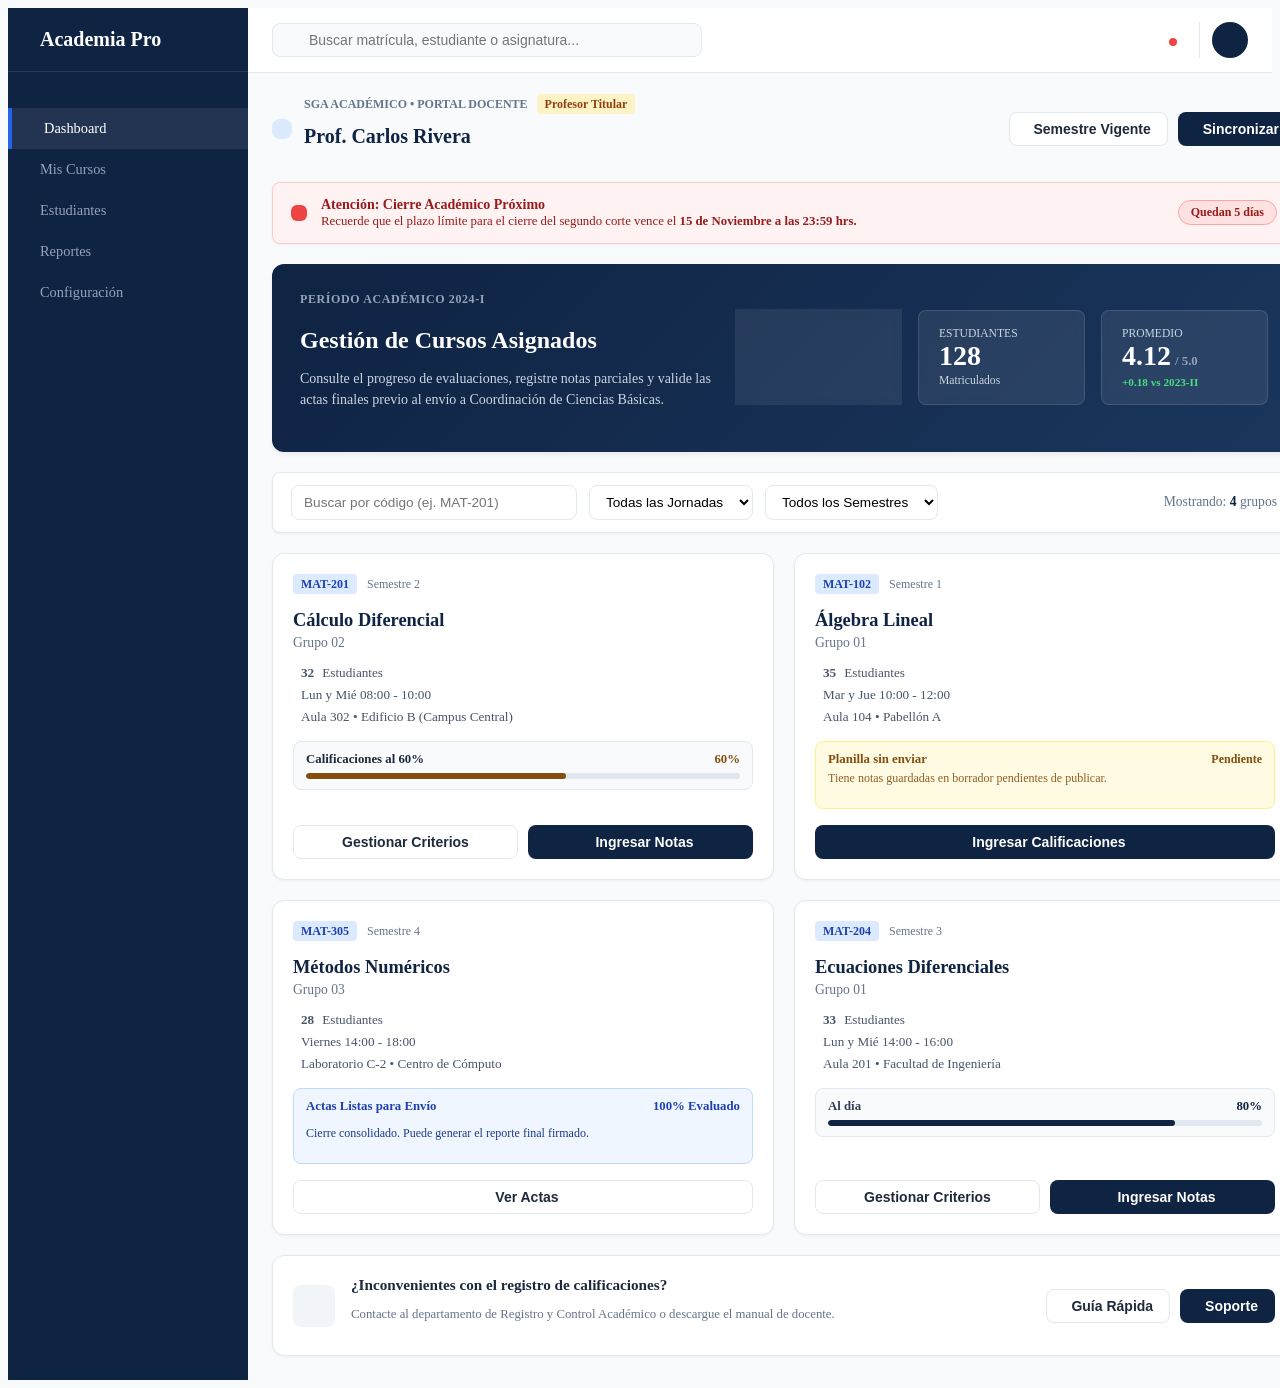
<file: html/gruposA.html>
<!DOCTYPE html>
<html lang="en">
<head>
    <meta charset="UTF-8">
    <meta name="viewport" content="width=device-width, initial-scale=1.0">
    <title>Document</title>
</head>
<body>
    <!-- Sidebar Navigation -->
<aside class="sidebar">
    <div class="sidebar-brand">
        <i class="fa-solid fa-graduation-cap"></i>
        <span>Academia Pro</span>
    </div>
    <ul class="sidebar-menu">
        <li class="active" id="nav-dashboard">
            <a onclick="onNavClick('Dashboard')"><i class="fa-solid fa-chart-pie"></i> <span>Dashboard</span></a>
        </li>
        <li id="nav-courses">
            <a onclick="onNavClick('Mis Cursos')"><i class="fa-solid fa-book"></i> <span>Mis Cursos</span></a>
        </li>
        <li id="nav-students">
            <a onclick="onNavClick('Estudiantes')"><i class="fa-solid fa-users"></i> <span>Estudiantes</span></a>
        </li>
        <li id="nav-reports">
            <a onclick="onNavClick('Reportes')"><i class="fa-solid fa-file-lines"></i> <span>Reportes</span></a>
        </li>
        <li id="nav-settings">
            <a onclick="onNavClick('Configuración')"><i class="fa-solid fa-gear"></i> <span>Configuración</span></a>
        </li>
    </ul>
</aside>

<!-- Main Wrapper -->
<div class="main-wrapper">
    
    <!-- Top Navbar -->
    <header class="top-header">
        <div class="search-global">
            <i class="fa-solid fa-magnifying-glass"></i>
            <input type="text" id="globalSearchInput" placeholder="Buscar matrícula, estudiante o asignatura..." oninput="onGlobalSearch(this.value)">
        </div>
        
        <div class="header-actions">
            <button class="icon-btn" title="Ayuda" onclick="onHelpClick()"><i class="fa-regular fa-circle-question"></i></button>
            <button class="icon-btn" title="Notificaciones" onclick="onNotificationClick()">
                <i class="fa-regular fa-bell"></i>
                <span class="badge"></span>
            </button>
            
            <div class="user-profile" onclick="onUserProfileClick()">
                <div class="avatar">
                    <i class="fa-solid fa-user"></i>
                </div>
            </div>
        </div>
    </header>

    <!-- Main Content Area -->
    <main class="content">

        <!-- Sub-Header Info -->
        <div class="page-header-info">
            <div class="user-title-box">
                <div style="background-color: #dbeafe; padding: 10px; border-radius: 8px; color: #1e40af;">
                    <i class="fa-solid fa-id-card fa-lg"></i>
                </div>
                <div>
                    <div style="font-size: 0.75rem; color: var(--text-muted); font-weight: 600;">
                        SGA ACADÉMICO • PORTAL DOCENTE <span class="role-badge">Profesor Titular</span>
                    </div>
                    <h1 style="font-size: 1.25rem; font-weight: 700; color: var(--primary-dark);">Prof. Carlos Rivera</h1>
                </div>
            </div>

            <div class="top-action-btns">
                <button class="btn btn-light" onclick="onSelectSemester()"><i class="fa-regular fa-calendar"></i> Semestre Vigente</button>
                <button class="btn btn-navy" id="syncBtn" onclick="onSyncData()"><i class="fa-solid fa-arrows-rotate"></i> Sincronizar</button>
            </div>
        </div>

        <!-- Urgent Alert Banner -->
        <div class="alert-banner">
            <div class="alert-content">
                <div class="alert-icon">
                    <i class="fa-solid fa-bell"></i>
                </div>
                <div>
                    <strong>Atención: Cierre Académico Próximo</strong><br>
                    <span style="font-size: 0.8rem;">Recuerde que el plazo límite para el cierre del segundo corte vence el <strong>15 de Noviembre a las 23:59 hrs.</strong></span>
                </div>
            </div>
            <div class="timer-badge">
                Quedan 5 días
            </div>
        </div>

        <!-- Dashboard Hero Banner -->
        <section class="hero-banner">
            <div class="hero-info">
                <div class="hero-tag"><i class="fa-solid fa-graduation-cap"></i> PERÍODO ACADÉMICO 2024-I</div>
                <h2>Gestión de Cursos Asignados</h2>
                <p>Consulte el progreso de evaluaciones, registre notas parciales y valide las actas finales previo al envío a Coordinación de Ciencias Básicas.</p>
            </div>

            <div class="hero-stats">
                <div class="stat-card">
                    <div class="stat-label">TOTAL GRUPOS <i class="fa-regular fa-copy"></i></div>
                    <div class="stat-value">04</div>
                    <div class="stat-label">Cursos activos</div>
                </div>
                <div class="stat-card">
                    <div class="stat-label">ESTUDIANTES <i class="fa-solid fa-user-group"></i></div>
                    <div class="stat-value">128</div>
                    <div class="stat-label">Matriculados</div>
                </div>
                <div class="stat-card">
                    <div class="stat-label">PROMEDIO <i class="fa-solid fa-chart-line"></i></div>
                    <div class="stat-value">4.12 <span style="font-size:0.8rem; color:#94a3b8;">/ 5.0</span></div>
                    <div class="stat-sub">+0.18 vs 2023-II</div>
                </div>
            </div>
        </section>

        <!-- Filters Bar -->
        <div class="filter-bar">
            <div class="filter-controls">
                <input type="text" id="courseSearch" class="filter-input" placeholder="Buscar por código (ej. MAT-201)" onkeyup="onSearchCourses()">
                
                <select class="filter-select" id="jornadaFilter" onchange="onSearchCourses()">
                    <option value="">Todas las Jornadas</option>
                    <option value="Mañana">Mañana</option>
                    <option value="Tarde">Tarde</option>
                </select>

                <select class="filter-select" id="semestreFilter" onchange="onSearchCourses()">
                    <option value="">Todos los Semestres</option>
                    <option value="Semestre 1">Semestre 1</option>
                    <option value="Semestre 2">Semestre 2</option>
                    <option value="Semestre 3">Semestre 3</option>
                    <option value="Semestre 4">Semestre 4</option>
                </select>
            </div>
            <div class="group-count">
                Mostrando: <strong id="visibleCount" style="color: var(--primary-dark);">4</strong> grupos
            </div>
        </div>

        <!-- Courses Grid Layout -->
        <div class="course-grid" id="courseGrid">
            
            <!-- Card 1: Cálculo Diferencial -->
            <div class="course-card" data-code="MAT-201" data-semester="Semestre 2" data-jornada="Mañana">
                <div>
                    <div class="card-header">
                        <div>
                            <span class="course-code-tag">MAT-201</span>
                            <span class="semester-tag">Semestre 2</span>
                        </div>
                        <i class="fa-solid fa-sigma course-icon"></i>
                    </div>
                    <h3 class="course-title">Cálculo Diferencial</h3>
                    <div class="group-name">Grupo 02</div>

                    <div class="course-details">
                        <div class="detail-item"><i class="fa-solid fa-users"></i> <strong>32</strong> Estudiantes</div>
                        <div class="detail-item"><i class="fa-regular fa-clock"></i> Lun y Mié 08:00 - 10:00</div>
                        <div class="detail-item"><i class="fa-solid fa-location-dot"></i> Aula 302 • Edificio B (Campus Central)</div>
                    </div>

                    <div class="status-box progress">
                        <div style="display: flex; justify-content: space-between; font-weight: 600;">
                            <span>Calificaciones al 60%</span>
                            <span style="color: #854d0e;">Corte 1 & 2 listos</span>
                        </div>
                        <div class="progress-bar-container">
                            <div class="progress-bar-fill" style="width: 60%;"></div>
                        </div>
                    </div>
                </div>

                <div class="card-actions">
                    <button class="btn btn-light" onclick="onManageCriteria('MAT-201', 'Cálculo Diferencial')">Gestionar Criterios</button>
                    <button class="btn btn-navy" onclick="onEnterGrades('MAT-201', 'Cálculo Diferencial')"><i class="fa-solid fa-pen-to-square"></i> Ingresar Notas</button>
                </div>
            </div>

            <!-- Card 2: Álgebra Lineal -->
            <div class="course-card" data-code="MAT-102" data-semester="Semestre 1" data-jornada="Mañana">
                <div>
                    <div class="card-header">
                        <div>
                            <span class="course-code-tag">MAT-102</span>
                            <span class="semester-tag">Semestre 1</span>
                        </div>
                        <i class="fa-solid fa-table-cells course-icon"></i>
                    </div>
                    <h3 class="course-title">Álgebra Lineal</h3>
                    <div class="group-name">Grupo 01</div>

                    <div class="course-details">
                        <div class="detail-item"><i class="fa-solid fa-users"></i> <strong>35</strong> Estudiantes</div>
                        <div class="detail-item"><i class="fa-regular fa-clock"></i> Mar y Jue 10:00 - 12:00</div>
                        <div class="detail-item"><i class="fa-solid fa-location-dot"></i> Aula 104 • Pabellón A</div>
                    </div>

                    <div class="status-box warning">
                        <div style="display: flex; justify-content: space-between; align-items: center;">
                            <span><i class="fa-solid fa-file-circle-exclamation"></i> <strong>Planilla sin enviar</strong></span>
                            <span style="font-weight: 700; font-size: 0.75rem;">Pendiente</span>
                        </div>
                        <p style="font-size: 0.75rem; margin-top: 4px; opacity: 0.9;">Tiene notas guardadas en borrador pendientes de publicar.</p>
                    </div>
                </div>

                <div class="card-actions">
                    <button class="btn btn-navy" style="width: 100%;" onclick="onEnterGrades('MAT-102', 'Álgebra Lineal')"><i class="fa-solid fa-pen-to-square"></i> Ingresar Calificaciones</button>
                </div>
            </div>

            <!-- Card 3: Métodos Numéricos -->
            <div class="course-card" data-code="MAT-305" data-semester="Semestre 4" data-jornada="Tarde">
                <div>
                    <div class="card-header">
                        <div>
                            <span class="course-code-tag">MAT-305</span>
                            <span class="semester-tag">Semestre 4</span>
                        </div>
                        <i class="fa-solid fa-laptop-code course-icon"></i>
                    </div>
                    <h3 class="course-title">Métodos Numéricos</h3>
                    <div class="group-name">Grupo 03</div>

                    <div class="course-details">
                        <div class="detail-item"><i class="fa-solid fa-users"></i> <strong>28</strong> Estudiantes</div>
                        <div class="detail-item"><i class="fa-regular fa-clock"></i> Viernes 14:00 - 18:00</div>
                        <div class="detail-item"><i class="fa-solid fa-location-dot"></i> Laboratorio C-2 • Centro de Cómputo</div>
                    </div>

                    <div class="status-box success">
                        <div style="display: flex; justify-content: space-between; font-weight: 600; margin-bottom: 4px;">
                            <span><i class="fa-regular fa-circle-check"></i> Actas Listas para Envío</span>
                            <span>100% Evaluado</span>
                        </div>
                        <p style="font-size: 0.75rem; color: #1e3a8a;">Cierre consolidado. Puede generar el reporte final firmado.</p>
                    </div>
                </div>

                <div class="card-actions">
                    <button class="btn btn-light" style="width: 100%;" onclick="onViewRecords('MAT-305', 'Métodos Numéricos')"><i class="fa-regular fa-file-pdf"></i> Ver Actas</button>
                </div>
            </div>

            <!-- Card 4: Ecuaciones Diferenciales -->
            <div class="course-card" data-code="MAT-204" data-semester="Semestre 3" data-jornada="Tarde">
                <div>
                    <div class="card-header">
                        <div>
                            <span class="course-code-tag">MAT-204</span>
                            <span class="semester-tag">Semestre 3</span>
                        </div>
                        <i class="fa-solid fa-square-root-variable course-icon"></i>
                    </div>
                    <h3 class="course-title">Ecuaciones Diferenciales</h3>
                    <div class="group-name">Grupo 01</div>

                    <div class="course-details">
                        <div class="detail-item"><i class="fa-solid fa-users"></i> <strong>33</strong> Estudiantes</div>
                        <div class="detail-item"><i class="fa-regular fa-clock"></i> Lun y Mié 14:00 - 16:00</div>
                        <div class="detail-item"><i class="fa-solid fa-location-dot"></i> Aula 201 • Facultad de Ingeniería</div>
                    </div>

                    <div class="status-box neutral">
                        <div style="display: flex; justify-content: space-between; font-weight: 600;">
                            <span>● Al día</span>
                            <span style="font-size: 0.75rem; color: var(--text-muted);">Sin pendientes inmediatos</span>
                        </div>
                        <div class="progress-bar-container">
                            <div class="progress-bar-fill" style="width: 80%; background-color: var(--primary-dark);"></div>
                        </div>
                    </div>
                </div>

                <div class="card-actions">
                    <button class="btn btn-light" onclick="onManageCriteria('MAT-204', 'Ecuaciones Diferenciales')">Criterios</button>
                    <button class="btn btn-navy" onclick="onViewRecords('MAT-204', 'Ecuaciones Diferenciales')"><i class="fa-solid fa-list-check"></i> Ver Registro</button>
                </div>
            </div>

        </div>

        <!-- Footer Help Banner -->
        <footer class="footer-banner">
            <div class="help-info">
                <div class="help-icon">
                    <i class="fa-regular fa-circle-question fa-lg"></i>
                </div>
                <div>
                    <strong style="font-size: 0.95rem;">¿Inconvenientes con el registro de calificaciones?</strong>
                    <p style="font-size: 0.8rem; color: var(--text-muted);">Contacte al departamento de Registro y Control Académico o descargue el manual de docente.</p>
                </div>
            </div>
            <div style="display: flex; gap: 10px;">
                <button class="btn btn-light" onclick="onDownloadGuide()"><i class="fa-solid fa-file-arrow-down"></i> Guía Rápida</button>
                <button class="btn btn-navy" onclick="onOpenSupport()"><i class="fa-solid fa-headset"></i> Soporte</button>
            </div>
        </footer>

    </main>
</div>

<!-- Modal Interactivo -->
<div class="modal-overlay" id="actionModal">
    <div class="modal-container">
        <div class="modal-header">
            <h3 id="modalTitle" class="modal-title-text">Acción del Curso</h3>
            <button class="icon-btn" onclick="closeModal()"><i class="fa-solid fa-xmark"></i></button>
        </div>
        <div class="modal-body" id="modalBody" style="font-size: 0.9rem; color: var(--text-main); margin-bottom: 20px;">
            <p id="modalDescription">Cargando información...</p>
        </div>
        <div style="display: flex; justify-content: flex-end; gap: 10px;" id="modalFooter">
            <button class="btn btn-light" onclick="closeModal()">Cancelar</button>
            <button class="btn btn-primary" id="modalConfirmBtn" onclick="onModalConfirm()">Aceptar</button>
        </div>
    </div>
</div>

<!-- Toast Notifications Container -->
<div id="toastContainer"></div>

<!-- JavaScript Interno -->
<script>
    let currentModalAction = null;

    // 1. Filtrado de Cursos
    function onSearchCourses() {
        const searchValue = document.getElementById('courseSearch').value.toLowerCase().trim();
        const selectedSemestre = document.getElementById('semestreFilter').value;
        const selectedJornada = document.getElementById('jornadaFilter').value;
        
        const cards = document.querySelectorAll('.course-card');
        let visibleCount = 0;

        cards.forEach(card => {
            const code = card.getAttribute('data-code').toLowerCase();
            const title = card.querySelector('.course-title').innerText.toLowerCase();
            const semester = card.getAttribute('data-semester');
            const jornada = card.getAttribute('data-jornada');

            const matchesSearch = code.includes(searchValue) || title.includes(searchValue);
            const matchesSemester = selectedSemestre === '' || semester === selectedSemestre;
            const matchesJornada = selectedJornada === '' || jornada === selectedJornada;

            if (matchesSearch && matchesSemester && matchesJornada) {
                card.style.display = 'flex';
                visibleCount++;
            } else {
                card.style.display = 'none';
            }
        });

        document.getElementById('visibleCount').innerText = visibleCount;
    }

    function onGlobalSearch(query) {
        if (query.trim().length > 0) {
            document.getElementById('courseSearch').value = query;
            onSearchCourses();
        }
    }

    // 2. Acciones del Curso
    function onEnterGrades(courseId, courseTitle) {
        openCustomModal({
            title: `Ingresar Notas - ${courseTitle} (${courseId})`,
            content: `
                <p style="margin-bottom: 12px;">Seleccione el corte de evaluación:</p>
                <select id="modalCorteSelect" style="width: 100%; padding: 8px; border-radius: 6px; border: 1px solid var(--border-color); margin-bottom: 12px;">
                    <option value="1">Corte 1 (30%)</option>
                    <option value="2">Corte 2 (30%)</option>
                    <option value="3">Corte Final (40%)</option>
                </select>
                <div style="background-color: #f1f5f9; padding: 10px; border-radius: 6px; font-size: 0.8rem; color: #475569;">
                    <i class="fa-solid fa-circle-info"></i> Notas de borrador con autoguardado habilitado.
                </div>
            `,
            onConfirm: () => {
                const corte = document.getElementById('modalCorteSelect').value;
                showToast(`Cargando matriz del Corte ${corte} para ${courseTitle}`);
            }
        });
    }

    function onManageCriteria(courseId, courseTitle) {
        openCustomModal({
            title: `Criterios de Evaluación - ${courseTitle}`,
            content: `
                <p style="margin-bottom: 10px;">Ajuste de porcentajes:</p>
                <ul style="list-style: none; display: flex; flex-direction: column; gap: 8px;">
                    <li style="display: flex; justify-content: space-between; align-items: center;">
                        <span>Exámenes Parciales:</span>
                        <input type="number" value="50" style="width: 70px; padding: 4px; border-radius: 4px; border: 1px solid #ccc; text-align: center;"> %
                    </li>
                    <li style="display: flex; justify-content: space-between; align-items: center;">
                        <span>Talleres y Quiz:</span>
                        <input type="number" value="30" style="width: 70px; padding: 4px; border-radius: 4px; border: 1px solid #ccc; text-align: center;"> %
                    </li>
                    <li style="display: flex; justify-content: space-between; align-items: center;">
                        <span>Proyecto Final:</span>
                        <input type="number" value="20" style="width: 70px; padding: 4px; border-radius: 4px; border: 1px solid #ccc; text-align: center;"> %
                    </li>
                </ul>
            `,
            onConfirm: () => {
                showToast(`Criterios guardados correctamente para ${courseId}`);
            }
        });
    }

    function onViewRecords(courseId, courseTitle) {
        openCustomModal({
            title: `Acta Oficial - ${courseTitle}`,
            content: `
                <p style="margin-bottom: 12px;">Previsualización del resumen de notas para <strong>${courseId}</strong>.</p>
                <div style="border: 1px dashed var(--border-color); padding: 12px; border-radius: 6px; text-align: center; background-color: #fafafa;">
                    <i class="fa-solid fa-file-pdf fa-2x" style="color: #dc2626; margin-bottom: 6px;"></i>
                    <p style="font-size: 0.85rem; font-weight: 600;">Acta_Final_${courseId}_2024-I.pdf</p>
                </div>
            `,
            onConfirm: () => {
                showToast(`Descargando Acta PDF de ${courseId}...`);
            }
        });
    }

    // 3. Controles Principales
    function onSyncData() {
        const btn = document.getElementById('syncBtn');
        btn.innerHTML = '<i class="fa-solid fa-spinner fa-spin"></i> Sincronizando...';
        btn.disabled = true;

        setTimeout(() => {
            btn.innerHTML = '<i class="fa-solid fa-arrows-rotate"></i> Sincronizar';
            btn.disabled = false;
            showToast("¡Sincronización completada con éxito!");
        }, 1200);
    }

    function onSelectSemester() {
        openCustomModal({
            title: "Cambiar Período Académico",
            content: `
                <select id="semesterSelect" style="width: 100%; padding: 8px; border-radius: 6px; border: 1px solid var(--border-color);">
                    <option value="2024-I" selected>2024 - Primer Semestre (Vigente)</option>
                    <option value="2023-II">2023 - Segundo Semestre</option>
                </select>
            `,
            onConfirm: () => {
                const selected = document.getElementById('semesterSelect').value;
                showToast(`Cambio al período ${selected}`);
            }
        });
    }

    function onNavClick(menuName) {
        const items = document.querySelectorAll('.sidebar-menu li');
        items.forEach(el => el.classList.remove('active'));
        event.currentTarget.parentElement.classList.add('active');
        showToast(`Navegando a: ${menuName}`);
    }

    function onDownloadGuide() {
        showToast("Descargando Manual_Docente.pdf...");
    }

    function onOpenSupport() {
        openCustomModal({
            title: "Soporte Técnico",
            content: `
                <textarea placeholder="Escriba su consulta aquí..." style="width: 100%; height: 80px; padding: 8px; border-radius: 6px; border: 1px solid var(--border-color);"></textarea>
            `,
            onConfirm: () => {
                showToast("Ticket enviado al Soporte de TI.");
            }
        });
    }

    function onNotificationClick() { showToast("Sin notificaciones pendientes."); }
    function onHelpClick() { showToast("Abriendo Centro de Ayuda..."); }
    function onUserProfileClick() { showToast("Prof. Carlos Rivera - Dpto. Ciencias Básicas"); }

    // 4. Modales y Toasts
    function openCustomModal({ title, content, onConfirm }) {
        document.getElementById('modalTitle').innerText = title;
        document.getElementById('modalBody').innerHTML = content;
        currentModalAction = onConfirm;
        document.getElementById('actionModal').classList.add('active');
    }

    function closeModal() {
        document.getElementById('actionModal').classList.remove('active');
        currentModalAction = null;
    }

    function onModalConfirm() {
        if (typeof currentModalAction === 'function') {
            currentModalAction();
        }
        closeModal();
    }

    function showToast(message) {
        const container = document.getElementById('toastContainer');
        const toast = document.createElement('div');
        toast.className = 'toast';
        toast.innerHTML = `<i class="fa-solid fa-circle-check" style="color: #4ade80;"></i> <span>${message}</span>`;
        
        container.appendChild(toast);

        setTimeout(() => {
            toast.remove();
        }, 3000);
    }
</script>
 <link rel="stylesheet" href="../css/gruposA.css">
 <script src="../js/gruposA.js" defer></script>
</body>
</html>
</file>
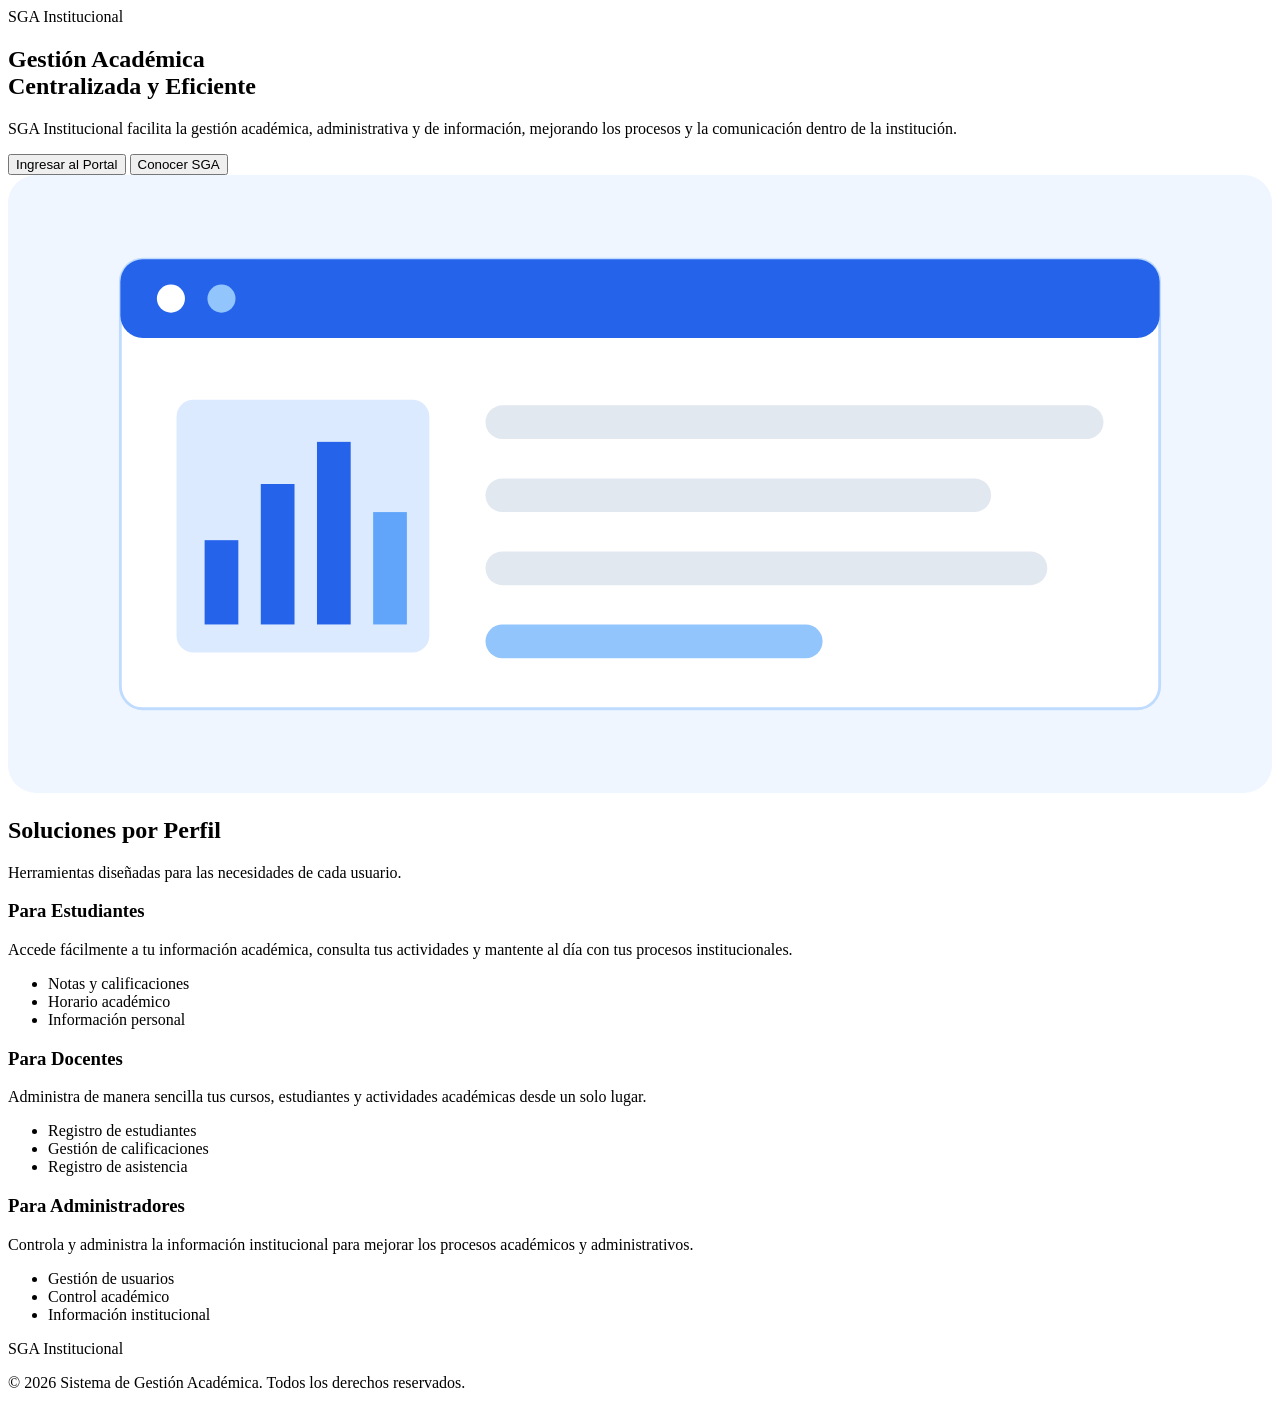
<file: html/introduccion.html>
<!DOCTYPE html>
<html lang="es">

<head>
    <meta charset="UTF-8">
    <meta name="viewport" content="width=device-width, initial-scale=1.0">

    <title>SGA Institucional</title>

    <!-- Conexión con CSS -->
    <link rel="stylesheet" href="../css/style.css">
</head>
<body>
    <!-- BARRA DE NAVEGACIÓN -->
    <header class="navbar">
        <div class="logo">
            SGA Institucional
        </div>
    </header>

    <!-- SECCIÓN PRINCIPAL -->
    <main>
        <section class="hero">
            <div class="hero-text">
                <h1>
                    Gestión Académica<br>
                    Centralizada y Eficiente
                </h1>
                <p>
                    SGA Institucional facilita la gestión académica,
                    administrativa y de información, mejorando los
                    procesos y la comunicación dentro de la institución.
                </p>
                <div class="hero-botones">
                    <button id="btnPortal">
                        Ingresar al Portal
                    </button>
                    <button id="btnConocer" class="boton-secundario">
                        Conocer SGA
                    </button>
                </div>
            </div>
            <div class="hero-imagen">
                <img src="../img/hero_sga.svg" alt="Gestión académica">
            </div>
        </section>
        <!-- SOLUCIONES POR PERFIL -->
        <section class="perfiles" id="funcionalidades">
            <div class="titulo-seccion">
                <h2>
                    Soluciones por Perfil
                </h2>
                <p>
                    Herramientas diseñadas para las necesidades de cada usuario.
                </p>
            </div>
            <div class="tarjetas">
                <!-- ESTUDIANTES -->
                <article class="tarjeta">
                    <h3>
                        Para Estudiantes
                    </h3>
                    <p>
                        Accede fácilmente a tu información académica,
                        consulta tus actividades y mantente al día
                        con tus procesos institucionales.
                    </p>
                    <ul>
                        <li>Notas y calificaciones</li>
                        <li>Horario académico</li>
                        <li>Información personal</li>
                    </ul>
                </article>

                <!-- DOCENTES -->
                <article class="tarjeta">
                    <h3>
                        Para Docentes
                    </h3>
                    <p>
                        Administra de manera sencilla tus cursos,
                        estudiantes y actividades académicas desde
                        un solo lugar.
                    </p>
                    <ul>
                        <li>Registro de estudiantes</li>
                        <li>Gestión de calificaciones</li>
                        <li>Registro de asistencia</li>
                    </ul>
                </article>
                <!-- ADMINISTRADORES -->
                <article class="tarjeta">
                    <h3>
                        Para Administradores
                    </h3>
                    <p>
                        Controla y administra la información
                        institucional para mejorar los procesos
                        académicos y administrativos.
                    </p>
                    <ul>
                        <li>Gestión de usuarios</li>
                        <li>Control académico</li>
                        <li>Información institucional</li>
                    </ul>
                </article>
            </div>
        </section>
    </main>
    <!-- PIE DE PÁGINA -->
    <footer id="ayuda">
        <div class="footer-logo">
            SGA Institucional
        </div>
        <p>
            © 2026 Sistema de Gestión Académica. Todos los derechos reservados.
        </p>
    </footer>
    
    <script src="../js/auth.js"></script>
    <script src="../js/introduccion.js"></script>
</body>
</html>
</file>
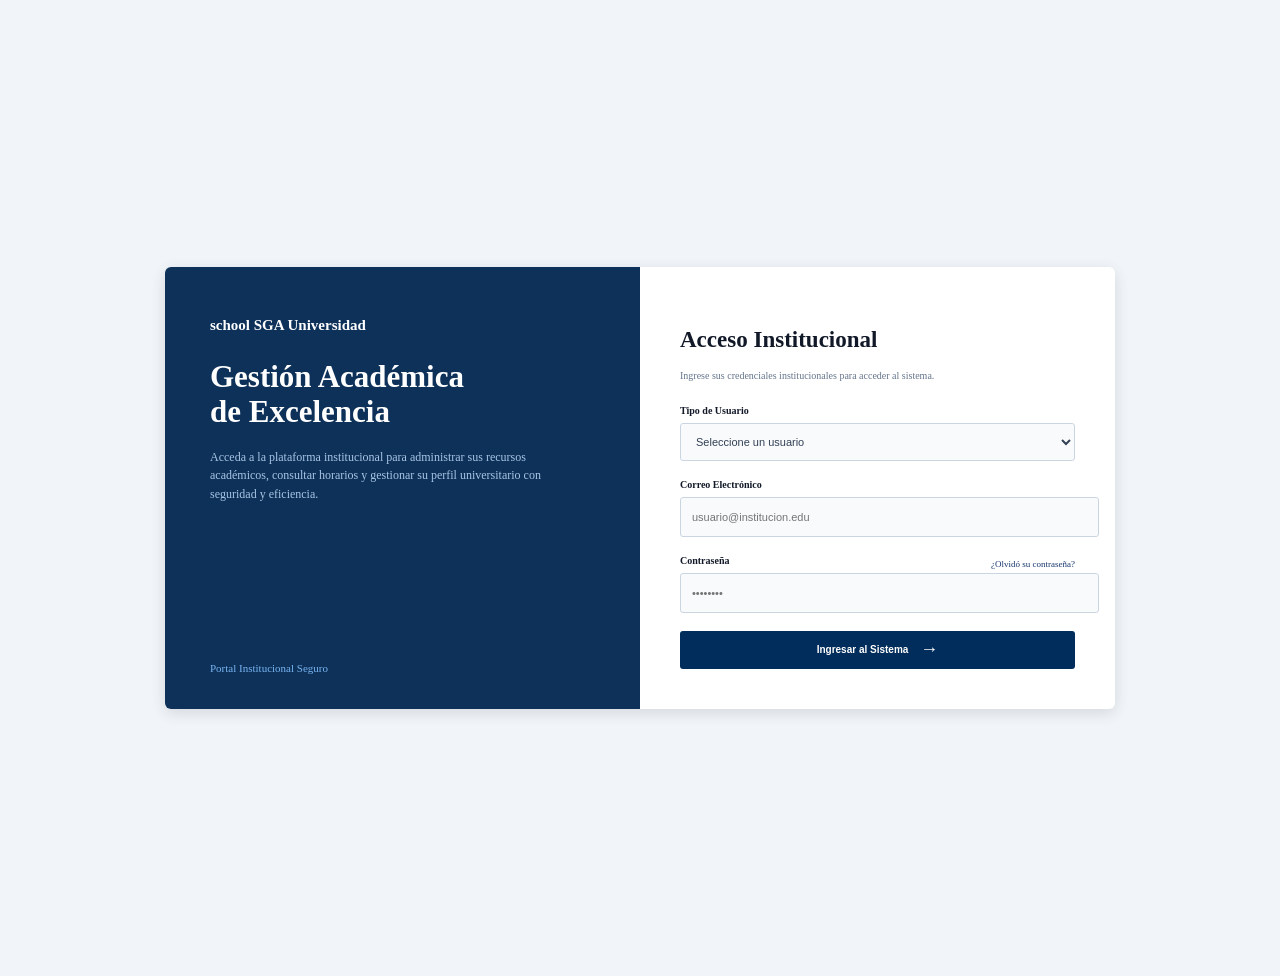
<file: html/registro.html>
<!DOCTYPE html>
<html lang="es">

<head>
    <meta charset="UTF-8">
    <meta name="viewport" content="width=device-width, initial-scale=1.0">

    <title>Acceso Institucional - SGA</title>

    <link rel="stylesheet" href="../css/style.css">
</head>
<body class="pagina-acceso">
    <main class="contenedor-acceso">
        <!-- PANEL IZQUIERDO -->
        <section class="panel-informacion">
            <div>
                <h3>
                    school SGA Universidad
                </h3>
                <h1>
                    Gestión Académica<br>
                    de Excelencia
                </h1>
                <p>
                    Acceda a la plataforma institucional para administrar
                    sus recursos académicos, consultar horarios y gestionar
                    su perfil universitario con seguridad y eficiencia.
                </p>
            </div>
            <div class="seguridad">    
            <span>Portal Institucional Seguro</span>
            </div>
        </section>
        <!-- FORMULARIO DE ACCESO -->
        <section class="formulario-acceso">
            <h2>
                Acceso Institucional
            </h2>
            <p class="descripcion-acceso">
                Ingrese sus credenciales institucionales para acceder al sistema.
            </p>
            <form id="formRegistro">
                <p id="mensajeError" class="mensaje-error" hidden></p>
                <div class="campo-acceso">
                    <label for="tipoUsuario">
                        Tipo de Usuario
                    </label>
                    <select id="tipoUsuario">
                        <option value="">
                            Seleccione un usuario
                        </option>
                        <option value="docente">
                            Docente
                        </option>
                        <option value="administrador">
                            Administrador
                        </option>
                        <option value="estudiante">
                            Estudiante
                        </option>
                    </select>
                </div>

                <div class="campo-acceso">
                    <label for="correo">
                        Correo Electrónico
                    </label>
                    <input
                        type="email"
                        id="correo"
                        placeholder="usuario@institucion.edu"
                    >
                </div>

                <div class="campo-acceso">
                    <div class="label-password">
                        <label for="contrasena">
                            Contraseña
                        </label>

                        <a href="#">
                            ¿Olvidó su contraseña?
                        </a>
                    </div>
                    <input
                        type="password"
                        id="contrasena"
                        placeholder="••••••••"
                    >
                </div>
                <button
                    type="submit"
                    id="btnIngresar"
                    class="btn-ingresar"
                >
                    Ingresar al Sistema
                    <span>→</span>
                </button>
            </form>
        </section>
    </main>
    <script src="../js/auth.js"></script>
    <script src="../js/login.js"></script>
</body>
</html>
</file>
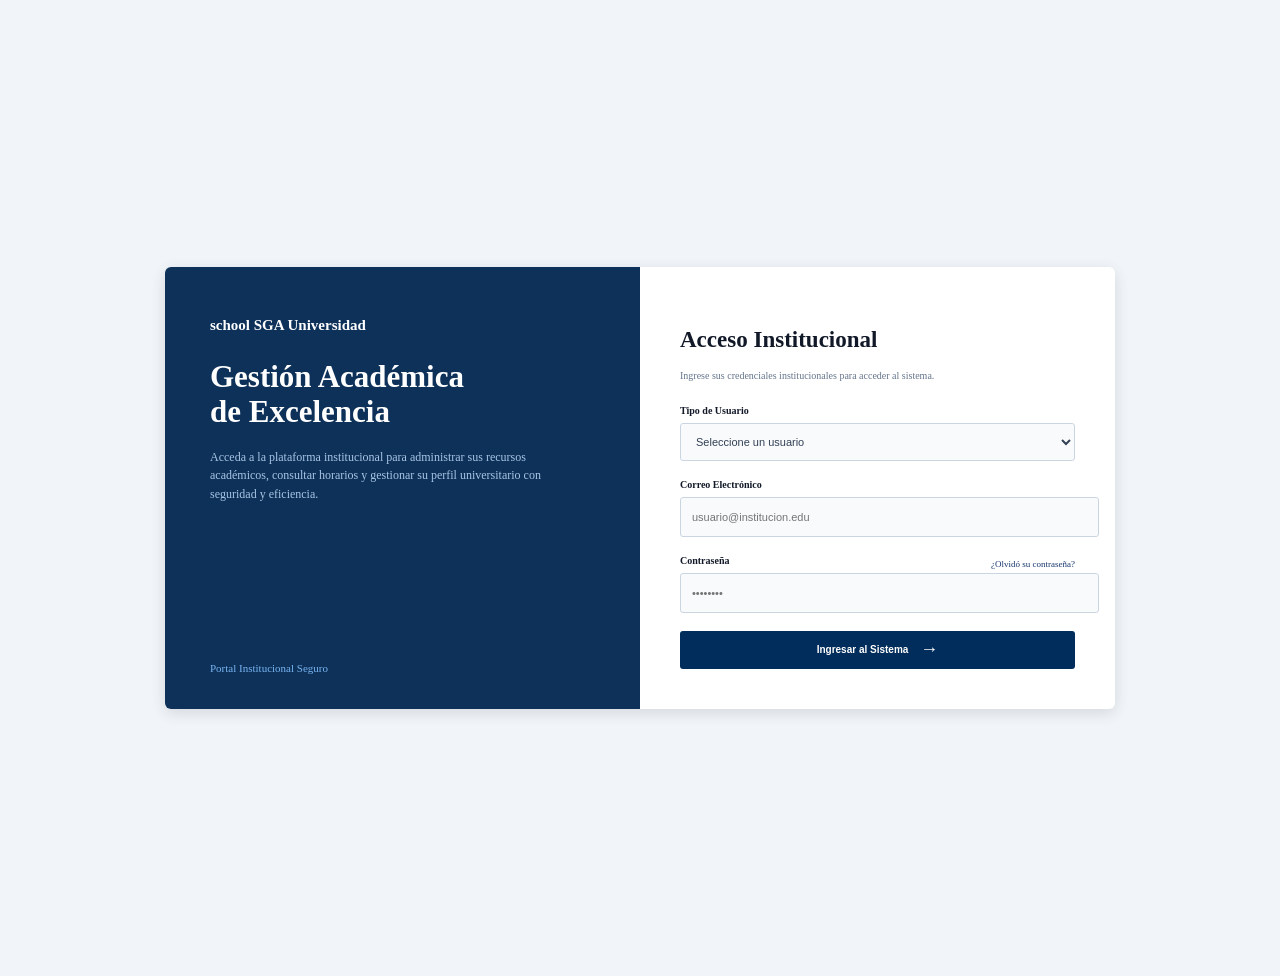
<file: admin/html/CrearGrupo.html>
<!DOCTYPE html>
<html lang="es">

<head>
    <meta charset="UTF-8">
    <meta name="viewport" content="width=device-width, initial-scale=1.0">

    <title>Crear Grupo - Academia Pro</title>

    <link rel="stylesheet" href="../css/Ges_Universidad.css">
    <link rel="stylesheet" href="../css/grupo.css">
</head>

<body>

    <!-- BARRA LATERAL -->
    <aside class="sidebar">

        <div class="logo-admin">
            <h2>Academia Pro</h2>
            <span>Portal Universitario</span>
        </div>

        <div class="usuario-admin">
            <strong>Coordinador / Admin</strong>
        </div>

        <nav class="menu">

            <a href="Ges_Universidad.html">
                 Panel de Control
            </a>

            <a href="CrearUsuario.html" >
                 Crear Usuario
            </a>

            <a href="#">
                 Crear Materia
            </a>

            <a href="CrearGrupo.html" class="activo">
                 Crear Grupo
            </a>

            <a href="#" id="btnCerrarSesion">
                 Cerrar Sesión
            </a>
        </nav>
    </aside>

    <!-- CONTENIDO PRINCIPAL -->
    <main class="contenido">
        <!-- BARRA SUPERIOR -->
        <header class="topbar">

            <div class="ruta">
                <strong>Academia Pro</strong>
                <span>/ Crear Grupo</span>
            </div>

            <div class="perfil">

                <span>1</span>
                <span>2</span>

                <div>
                    <strong>Dr. Carlos Mendoza</strong>
                    <small>Administrador / Central</small>
                </div>

                <div class="avatar">
                    CM
                </div>
            </div>
        </header>

        <!-- ENCABEZADO -->
        <section class="encabezado-grupo">

            <h1>
                Configuración y Asignación de Grupo
            </h1>

            <p>
                Defina los parámetros académicos, docentes y logísticos
                para la apertura de un nuevo grupo.
            </p>

        </section>

        <!-- FORMULARIO -->
        <section class="formulario-grupo">
            <form id="formGrupo">
                <!-- IDENTIFICACIÓN -->
                <div class="seccion-formulario">

                    <h2>
                        Identificación del Grupo
                    </h2>

                    <div class="linea-formulario">

                        <div class="campo-grupo">

                            <label for="codigoGrupo">
                                Código del Grupo *
                            </label>

                            <input
                                type="text"
                                id="codigoGrupo"
                                placeholder="Ej. MAT-101-A"
                            >

                        </div>

                        <div class="campo-grupo">

                            <label for="periodo">
                                Semestre / Período *
                            </label>

                            <select id="periodo">

                                <option value="">
                                    Seleccione un período
                                </option>

                                <option value="2026-I">
                                    2026-I
                                </option>

                                <option value="2026-II">
                                    2026-II
                                </option>

                                <option value="2027-I">
                                    2027-I
                                </option>
                            </select>
                        </div>
                    </div>
                </div>

                <!-- ASIGNACIÓN ACADÉMICA -->
                <div class="seccion-formulario">

                    <h2>
                        Asignación Académica
                    </h2>
                    <div class="linea-formulario">
                        <div class="campo-grupo">

                            <label for="materia">
                                Materia *
                            </label>

                            <select id="materia">

                                <option value="">
                                    Buscar materia...
                                </option>

                                <option value="Calculo Diferencial">
                                    Cálculo Diferencial
                                </option>

                                <option value="Fisica Clasica">
                                    Física Clásica
                                </option>

                                <option value="Programacion">
                                    Programación
                                </option>

                                <option value="Algebra Lineal">
                                    Álgebra Lineal
                                </option>
                            </select>
                        </div>

                        <div class="campo-grupo">

                            <label for="docente">
                                Docente Asignado *
                            </label>

                            <select id="docente">

                                <option value="">
                                    Seleccionar docente...
                                </option>

                                <option value="Carlos Ruiz">
                                    Carlos Ruiz
                                </option>

                                <option value="Elena Marquez">
                                    Elena Márquez
                                </option>

                                <option value="Ana Gomez">
                                    Ana Gómez
                                </option>
                            </select>
                        </div>
                    </div>
                </div>

                <!-- DETALLES LOGÍSTICOS -->
                <div class="seccion-formulario">

                    <h2>
                        Detalles Logísticos
                    </h2>

                    <div class="linea-formulario">
                        <div class="campo-grupo campo-capacidad">

                            <label for="capacidad">
                                Capacidad Máx. *
                            </label>

                            <input
                                type="number"
                                id="capacidad"
                                placeholder="30"
                                min="1"
                            >
                        </div>

                        <div class="campo-grupo">

                            <label for="aula">
                                Aula Preferida
                            </label>

                            <input
                                type="text"
                                id="aula"
                                placeholder="Ej. Edificio A - Lab 3"
                            >
                        </div>
                    </div>
                </div>

                <!-- BOTONES -->
                <a href="Ges_Universidad.html" class="btn-cancelar">
                     Cancelar
                </a>

                <button type="submit" id="btnGuardarGrupo">
                     Guardar Grupo
                </button>
            </form>
        </section>
    </main>
    <script src="../../js/auth.js" data-rol="administrador"></script>
    <script src="../../js/almacen.js"></script>
    <script src="../js/grupo.js"></script>
</body>
</html>
</file>
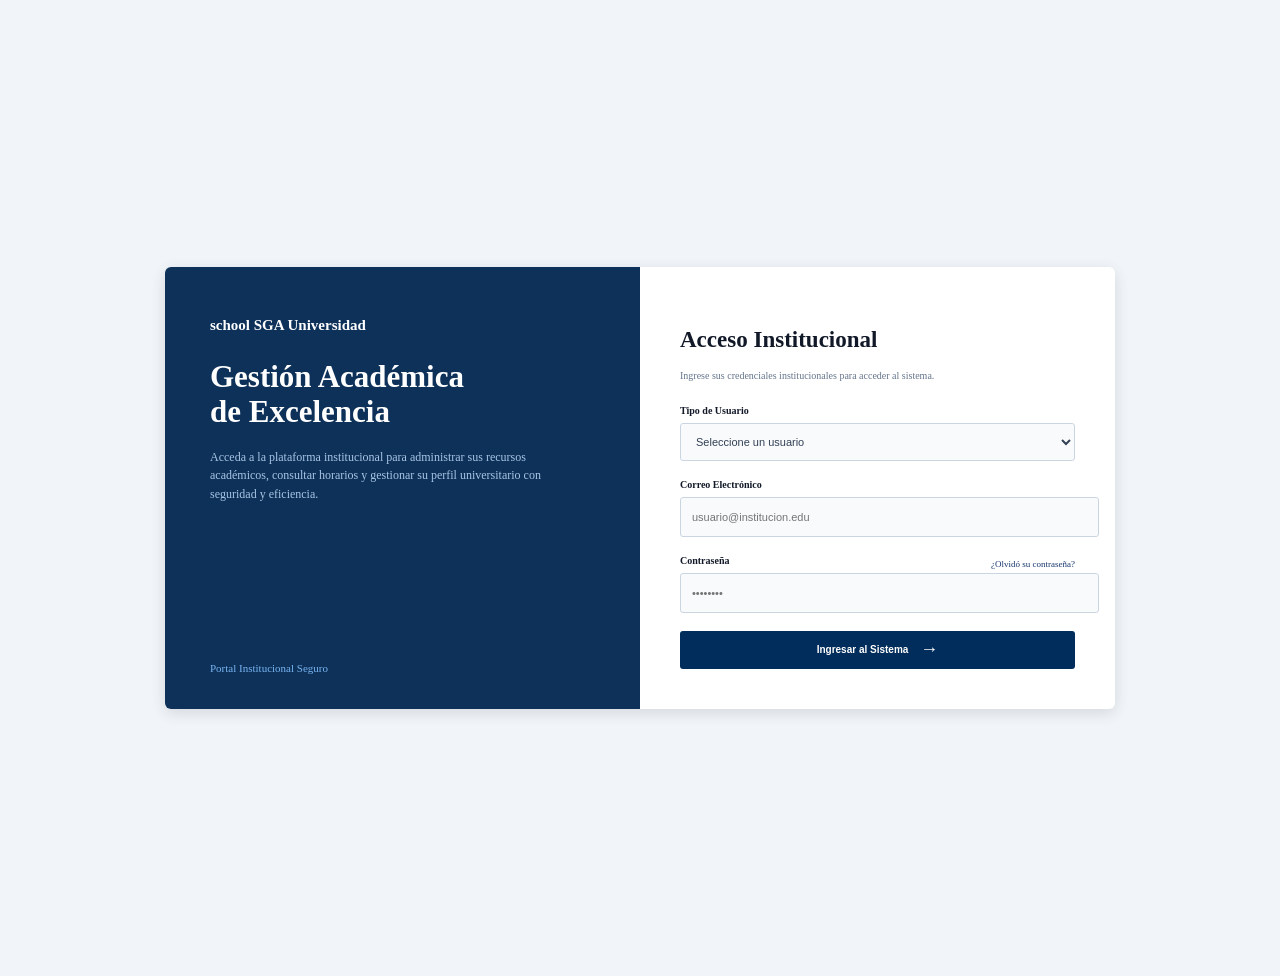
<file: admin/html/CrearMateria.html>
<!DOCTYPE html>
<html lang="es">

<head>
    <meta charset="UTF-8">
    <meta name="viewport" content="width=device-width, initial-scale=1.0">

    <title>Crear Materia | Academia Pro</title>

    <link rel="stylesheet" href="../css/materia.css">
</head>

<body>
    <aside class="sidebar">
        <div class="logo">
            <h2>Academia Pro</h2>
            <p>PORTAL UNIVERSITARIO</p>
        </div>

        <div class="perfil-admin">
            <strong>Administrador</strong>
            <span>Panel administrativo</span>
        </div>
        <nav class="menu">
            <a href="Ges_Universidad.html">
                 Panel de Control
            </a>

            <a href="CrearUsuario.html">
                 Crear Usuario
            </a>

            <a href="CrearMateria.html" class="activo">
                 Crear Materia
            </a>

            <a href="CrearGrupo.html">
                 Crear Grupo
            </a>

            <a href="#" id="btnCerrarSesion">
                 Cerrar Sesión
            </a>
        </nav>
    </aside>
    <main class="contenido">
        <header class="barra-superior">
            <div class="ruta">
                <strong>Academia Pro</strong>
                <span>/ Crear Materia</span>
            </div>

            <div class="usuario-superior">
                <span>Administrador</span>
                <div class="avatar">AD</div>
            </div>
        </header>
        <section class="encabezado">
            <div>
                <small>ADMINISTRACIÓN ACADÉMICA</small>
                <h1>Catálogo de Asignaturas & Plan Curricular</h1>
                <p>
                    Configure las materias, créditos y requisitos
                    del plan académico institucional.
                </p>
            </div>

            <div class="acciones-superiores">

                <button type="button" id="btnVersiones">
                     Versiones Curriculares
                </button>

                <button type="button" id="btnImportar">
                     Importar Excel
                </button>

                <input
                    type="file"
                    id="archivoExcel"
                    accept=".xlsx,.xls,.csv"
                    hidden
                >
            </div>
        </section>
        <section class="aviso">

            <div class="aviso-icono">▣</div>

            <div>
                <strong>Sistema Nacional de Acreditación Curricular Activo</strong>

                <p>
                    Cada asignatura debe cumplir los parámetros académicos institucionales.
                </p>
            </div>
        </section>
        <form id="formMateria">

            <section class="bloque">

                <div class="titulo-bloque">
                    <span>1</span>
                    <h2>Datos de Identificación</h2>
                </div>

                <div class="campos">

                    <div class="campo">
                        <label for="codigoMateria">
                            Código de Materia *
                        </label>

                        <input
                            type="text"
                            id="codigoMateria"
                            placeholder="SYS-304"
                            required
                        >
                    </div>

                    <div class="campo">
                        <label for="nombreMateria">
                            Nombre de la Asignatura *
                        </label>

                        <input
                            type="text"
                            id="nombreMateria"
                            placeholder="Arquitectura de Microservicios"
                            required
                        >
                    </div>

                    <div class="campo">
                        <label for="formatoCodigo">
                            Formato del Código
                        </label>

                        <select id="formatoCodigo">
                            <option value="alfanumerico">
                                Letras y números
                            </option>

                            <option value="numerico">
                                Numérico
                            </option>
                        </select>
                    </div>

                    <div class="campo">
                        <label for="facultad">
                            Facultad Académica *
                        </label>

                        <select id="facultad" required>
                            <option value="">
                                Seleccione una facultad
                            </option>

                            <option value="Ingeniería">
                                Ingeniería y Ciencias Aplicadas
                            </option>

                            <option value="Salud">
                                Ciencias de la Salud
                            </option>

                            <option value="Economía">
                                Ciencias Económicas
                            </option>
                        </select>
                    </div>

                    <div class="campo">
                        <label for="programa">
                            Programa de Estudio *
                        </label>

                        <select id="programa" required>
                            <option value="">
                                Seleccione un programa
                            </option>

                            <option value="Ingeniería de Sistemas">
                                Ingeniería de Sistemas
                            </option>

                            <option value="Ingeniería Industrial">
                                Ingeniería Industrial
                            </option>

                            <option value="Administración">
                                Administración de Empresas
                            </option>
                        </select>
                    </div>
                </div>
            </section>

            <section class="bloque">
                <div class="titulo-bloque">
                    <span>2</span>
                    <h2>Créditos, Horas y Modalidad</h2>
                </div>
                <div class="campos">
                    <div class="campo">
                        <label for="creditos">
                            Créditos Totales *
                        </label>

                        <input
                            type="number"
                            id="creditos"
                            min="1"
                            placeholder="4"
                            required
                        >
                    </div>

                    <div class="campo">
                        <label for="horasTeoricas">
                            Horas Teóricas por Semana *
                        </label>

                        <input
                            type="number"
                            id="horasTeoricas"
                            min="0"
                            placeholder="3"
                            required
                        >
                    </div>
                    <div class="campo">
                        <label for="horasPracticas">
                            Horas Prácticas por Semana *
                        </label>

                        <input
                            type="number"
                            id="horasPracticas"
                            min="0"
                            placeholder="2"
                            required
                        >
                    </div>
                    <div class="campo">
                        <label for="nivel">
                            Nivel o Semestre *
                        </label>

                        <select id="nivel" required>
                            <option value="">
                                Seleccione
                            </option>
                            <option value="1">1° Semestre</option>
                            <option value="2">2° Semestre</option>
                            <option value="3">3° Semestre</option>
                            <option value="4">4° Semestre</option>
                            <option value="5">5° Semestre</option>
                            <option value="6">6° Semestre</option>
                            <option value="7">7° Semestre</option>
                            <option value="8">8° Semestre</option>
                        </select>
                    </div>
                    <div class="campo">
                        <label for="tipoAsignatura">
                            Tipo de Asignatura *
                        </label>
                        <select id="tipoAsignatura" required>
                            <option value="">
                                Seleccione
                            </option>
                            <option value="Obligatoria">
                                Obligatoria
                            </option>
                            <option value="Electiva">
                                Electiva
                            </option>
                            <option value="Práctica">
                                Práctica
                            </option>
                        </select>
                    </div>
                </div>
            </section>
            <section class="bloque">
                <div class="titulo-bloque">
                    <span>3</span>
                    <h2>Malla Curricular y Sílabo</h2>
                </div>
                <div class="campos">
                    <div class="campo">
                        <label for="prerrequisitos">
                            Prerrequisitos Académicos
                        </label>

                        <textarea
                            id="prerrequisitos"
                            placeholder="Ejemplo: Matemáticas I"
                        ></textarea>
                    </div>

                    <div class="campo">
                        <label for="correquisitos">
                            Correquisitos Simultáneos
                        </label>

                        <textarea
                            id="correquisitos"
                            placeholder="Ejemplo: Laboratorio de Física"
                        ></textarea>
                    </div>

                    <div class="campo campo-completo">
                        <label for="descripcion">
                            Descripción del Sílabo
                        </label>
                        <textarea
                            id="descripcion"
                            placeholder="Describa los contenidos y objetivos de la asignatura"
                        ></textarea>
                    </div>
                </div>
            </section>
            <div class="botones">

                <button
                    type="button"
                    id="btnDescartar"
                    class="btn-secundario"
                >
                     Descartar
                </button>

                <button
                    type="button"
                    id="btnVista"
                    class="btn-secundario"
                >
                     Vista Previa
                </button>

                <button
                    type="submit"
                    id="btnGuardarMateria"
                    class="btn-principal"
                >
                    Guardar Materia
                </button>
            </div>
        </form>

        <section class="tabla-contenedor">
            <div class="cabecera-tabla">

                <div>
                    <h2>Asignaturas Registradas</h2>

                    <p>
                        Catálogo unificado de asignaturas activas.
                    </p>
                </div>

                <input
                    type="text"
                    id="buscarMateria"
                    placeholder="Buscar materia..."
                >
            </div>

            <table>
                <thead>
                    <tr>
                        <th>Código</th>
                        <th>Nombre</th>
                        <th>Programa</th>
                        <th>Nivel</th>
                        <th>Tipo</th>
                        <th>Créditos</th>
                        <th>Acciones</th>
                    </tr>
                </thead>
                <tbody id="tablaCuerpo"></tbody>
            </table>
        </section>
    </main>
    <script src="../../js/auth.js" data-rol="administrador"></script>
    <script src="../../js/almacen.js"></script>
    <script src="../js/materia.js"></script>
</body>
</html>
</file>
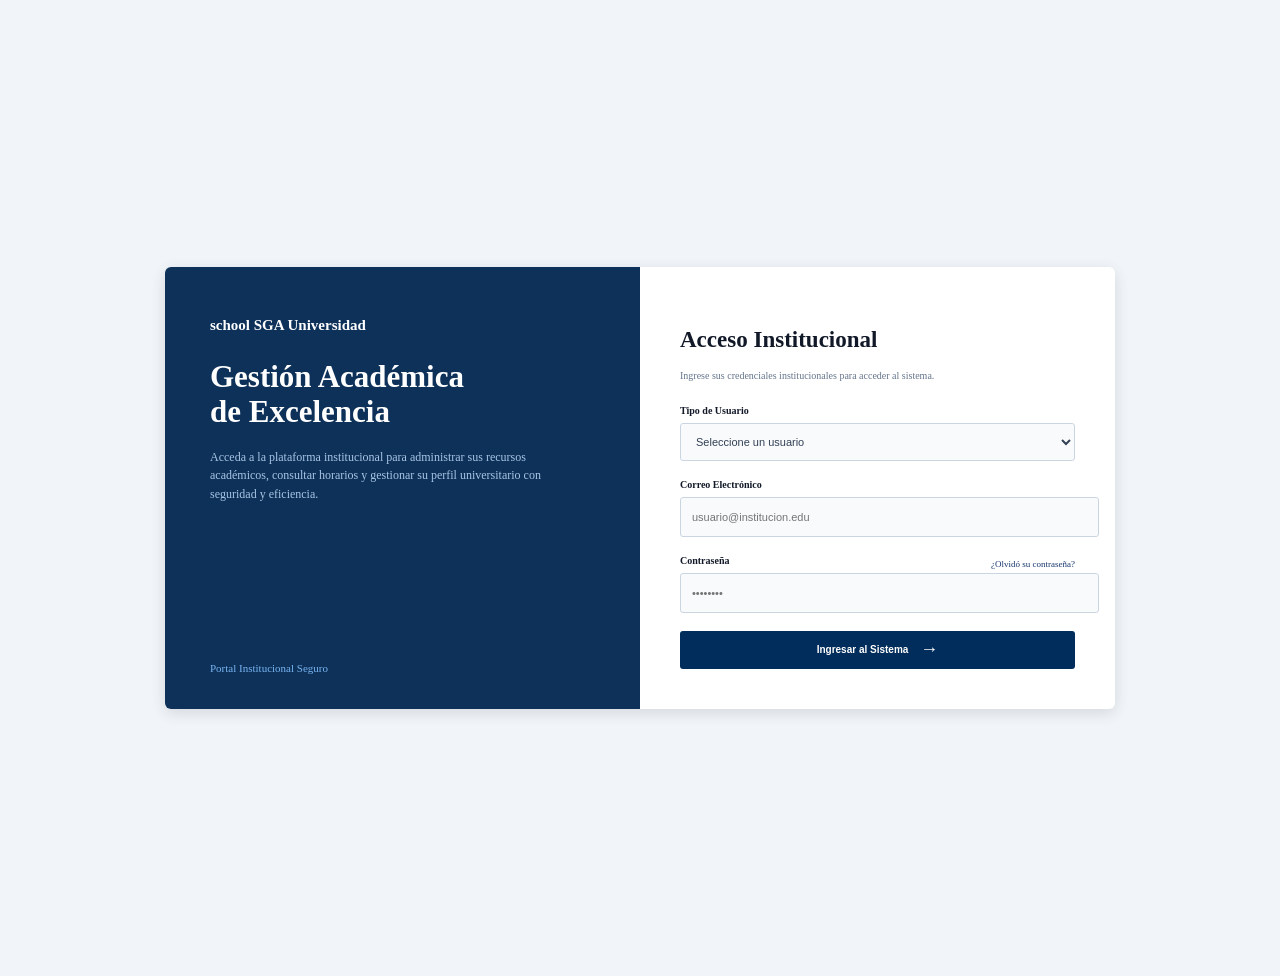
<file: admin/html/CrearUsuario.html>
<!DOCTYPE html>
<html lang="es">

<head>
    <meta charset="UTF-8">
    <meta name="viewport" content="width=device-width, initial-scale=1.0">

    <title>Registro de Usuario - Academia Pro</title>

    <link rel="stylesheet" href="../css/Ges_Universidad.css">
    <link rel="stylesheet" href="../css/usuario.css">
</head>

<body>
    <!-- BARRA LATERAL -->
    <aside class="sidebar">
        <div class="logo-admin">
            <h2>Academia Pro</h2>
            <span>PORTAL UNIVERSITARIO</span>
        </div>

        <div class="usuario-admin">
            <strong>Dr. Carlos Mendoza</strong>
            <small>Administrador Central</small>
        </div>
        <nav class="menu">
            <a href="Ges_Universidad.html">
                 Panel de Control
            </a>
            
            <a href="CrearUsuario.html" class="activo">
                 Crear Usuario
            </a>

            <a href="CrearMateria.html">
                 Crear Materia
            </a>

            <a href="CrearGrupo.html">
                 Crear Grupo
            </a>

            <a href="#" id="btnCerrarSesion">
                 Cerrar Sesión
            </a>
        </nav>
    </aside>
    <!-- CONTENIDO PRINCIPAL -->
    <main class="contenido">
        <!-- BARRA SUPERIOR -->
        <header class="topbar">
            <div class="ruta">
                <strong>Academia Pro</strong>
                <span>/ Crear Usuario</span>
            </div>

            <div class="perfil">

                <span>1</span>
                <span>2</span>
                <div>
                    <strong>Dr. Carlos Mendoza</strong>
                    <small>Administrador Central</small>
                </div>

                <div class="avatar">
                    CM
                </div>
            </div>
        </header>
        <!-- ENCABEZADO -->
        <section class="encabezado-usuario">
            <div>
                <div class="titulo-superior">
                    INICIO 1 DE 4
                </div>

                <h1>
                    Registro de Usuario Institucional
                </h1>
                <p>
                    Cree y configure un nuevo usuario para el sistema académico.
                </p>
            </div>
            <div class="acciones-superiores">
                <span class="etiqueta-periodo">
                    Período 2025-I
                </span>
                <button id="btnCargaMasiva">
                     Carga Masiva (.CSV)
                </button>
            </div>
        </section>
        <!-- FORMULARIO -->
        <section class="area-formulario">
            <form id="formUsuario">
                <!-- PASO 1: PERFIL -->
                <div class="bloque-formulario">

                    <div class="paso">
                        PASO 1 DE 4
                    </div>

                    <h2>
                        Tipo de Perfil a Vincular
                    </h2>

                    <div class="perfiles-usuario">
                        <label class="perfil-opcion">
                            <input
                                type="radio"
                                name="tipoPerfil"
                                value="estudiante"
                            >
                            <div class="perfil-contenido">
                                <div class="perfil-icono">
                                </div>
                                <h3>
                                    Estudiante Regular / Becado
                                </h3>
                                <p>
                                    Gestión académica, liquidación financiera,
                                    registro curricular y experiencia académica.
                                </p>
                            </div>
                        </label>
                        <label class="perfil-opcion">
                            <input
                                type="radio"
                                name="tipoPerfil"
                                value="docente"
                            >
                            <div class="perfil-contenido">
                                <div class="perfil-icono">
                                </div>
                                <h3>
                                    Cuerpo Docente / Investigador
                                </h3>
                                <p>
                                    Habilita asignación de horas cátedra,
                                    rubricas de evaluación y gestión académica.
                                </p>
                            </div>
                        </label>
                    </div>
                </div>
                <!-- PASO 2: DATOS PERSONALES -->
                <div class="bloque-formulario">
                    <div class="titulo-bloque">
                        <span>2</span>
                        <h2>Datos Personales y Ciudadanos</h2>
                    </div>
                    <div class="grid-campos">
                        <div class="campo-usuario">
                            <label for="nombres">
                                Primer y Segundo Nombre *
                            </label>
                            <input
                                type="text"
                                id="nombres"
                                placeholder="Ej. Mateo Alejandro"
                            >
                        </div>
                        <div class="campo-usuario">
                            <label for="apellidos">
                                Apellidos Completos *
                            </label>
                            <input
                                type="text"
                                id="apellidos"
                                placeholder="Ej. Rodríguez Pérez"
                            >
                        </div>
                        <div class="campo-usuario">
                            <label for="tipoDocumento">
                                Tipo de Documento *
                            </label>
                            <select id="tipoDocumento">
                                <option value="">
                                    Cédula de Ciudadanía
                                </option>
                                <option value="cc">
                                    Cédula de Ciudadanía
                                </option>
                                <option value="ti">
                                    Tarjeta de Identidad
                                </option>

                                <option value="ce">
                                    Cédula de Extranjería
                                </option>
                            </select>
                        </div>
                        <div class="campo-usuario">
                            <label for="numeroDocumento">
                                Número de Identificación *
                            </label>

                            <input
                                type="text"
                                id="numeroDocumento"
                                placeholder="Ej. 1028765432"
                            >
                        </div>

                        <div class="campo-usuario">
                            <label for="fechaNacimiento">
                                Fecha de Nacimiento *
                            </label>

                            <input
                                type="date"
                                id="fechaNacimiento"
                            >
                        </div>

                        <div class="campo-usuario">
                            <label for="genero">
                                Género Legal
                            </label>

                            <select id="genero">
                                <option value="">
                                    Seleccione
                                </option>

                                <option value="masculino">
                                    Masculino
                                </option>

                                <option value="femenino">
                                    Femenino
                                </option>

                                <option value="otro">
                                    Otro
                                </option>
                            </select>
                        </div>
                    </div>
                </div>
                <!-- PASO 3: CONTACTO -->
                <div class="bloque-formulario">
                    <div class="titulo-bloque">
                        <span>3</span>
                        <h2>Canales de Contacto e Identidad Digital</h2>
                    </div>

                    <div class="grid-campos">
                        <div class="campo-usuario">
                            <label for="correoInstitucional">
                                Correo Institucional Asignado *
                            </label>

                            <input
                                type="email"
                                id="correoInstitucional"
                                placeholder="m.restrepo@universidad.edu"
                            >
                        </div>
                        <div class="campo-usuario">
                            <label for="correoPersonal">
                                Correo Electrónico Personal
                            </label>

                            <input
                                type="email"
                                id="correoPersonal"
                                placeholder="m.restrepo.personal@gmail.com"
                            >
                        </div>
                        <div class="campo-usuario">
                            <label for="telefono">
                                Teléfono Móvil / WhatsApp *
                            </label>

                            <input
                                type="tel"
                                id="telefono"
                                placeholder="+57 314 890 1234"
                            >
                        </div>
                        <div class="campo-usuario campo-completo">
                            <label for="direccion">
                                Dirección Residencial
                            </label>
                            <input
                                type="text"
                                id="direccion"
                                placeholder="Calle 45 # 12-80 Apto 402"
                            >
                        </div>
                    </div>
                </div>
                <!-- PASO 4: MATRÍCULA -->
                <div class="bloque-formulario">
                    <div class="titulo-bloque">
                        <span>4</span>
                        <h2>Parámetros Académicos de Matrícula</h2>
                    </div>
                    <div class="grid-campos">
                        <div class="campo-usuario">
                            <label for="programa">
                                Programa / Carrera Asignada *
                            </label>

                            <select id="programa">

                                <option value="">
                                    Seleccione un programa
                                </option>

                                <option value="ingenieria-sistemas">
                                    Ingeniería de Sistemas
                                </option>

                                <option value="ingenieria-industrial">
                                    Ingeniería Industrial
                                </option>

                                <option value="administracion">
                                    Administración de Empresas
                                </option>
                            </select>
                        </div>
                        <div class="campo-usuario">
                            <label for="semestre">
                                Semestre Inicial *
                            </label>
                            <select id="semestre">

                                <option value="">
                                    Seleccione
                                </option>

                                <option value="1">
                                    1° Semestre
                                </option>

                                <option value="2">
                                    2° Semestre
                                </option>

                                <option value="3">
                                    3° Semestre
                                </option>

                                <option value="4">
                                    4° Semestre
                                </option>

                                <option value="5">
                                    5° Semestre
                                </option>
                            </select>
                        </div>
                        <div class="campo-usuario">
                            <label for="jornada">
                                Jornada
                            </label>
                            <select id="jornada">
                                <option value="">
                                    Seleccione jornada
                                </option>

                                <option value="diurna">
                                    Diurna
                                </option>

                                <option value="nocturna">
                                    Nocturna
                                </option>
                            </select>
                        </div>
                    </div>
                    <div class="opciones-estado">
                        <div>
                            <label>
                                Estado Inicial del Estudiante
                            </label>
                            <div class="radio-grupo">
                                <label>
                                    <input
                                        type="radio"
                                        name="estado"
                                        value="activo"
                                        checked
                                    >
                                    Activo Regular
                                </label>

                                <label>
                                    <input
                                        type="radio"
                                        name="estado"
                                        value="becado"
                                    >
                                    Becado / Convenio
                                </label>
                            </div>
                        </div>
                        <div>
                            <label>
                                Modalidad de Formación
                            </label>
                            <div class="radio-grupo">
                                <label>
                                    <input
                                        type="radio"
                                        name="modalidad"
                                        value="presencial"
                                        checked
                                    >
                                    Presencial Campus
                                </label>
                                <label>
                                    <input
                                        type="radio"
                                        name="modalidad"
                                        value="hibrido"
                                    >
                                    Híbrido / Virtual
                                </label>
                            </div>
                        </div>
                    </div>
                </div>
                <!-- PASO 5: SEGURIDAD -->
                <div class="bloque-formulario">
                    <div class="titulo-bloque">
                        <span>5</span>
                        <h2>Seguridad y Credenciales Provisionales</h2>
                    </div>
                    <div class="seguridad-grid">
                        <div class="campo-usuario">
                            <label for="contrasena">
                                Contraseña Temporal de Acceso
                            </label>

                            <input
                                type="password"
                                id="contrasena"
                                placeholder="Temporal2025!"
                            >
                            <small>
                                El usuario deberá cambiar la contraseña
                                en el primer inicio de sesión.
                            </small>
                        </div>
                        <div class="opciones-seguridad">
                            <label>
                                <input
                                    type="checkbox"
                                    id="cambioClave"
                                    checked
                                >
                                Forzar cambio de clave
                            </label>
                            <label>
                                <input
                                    type="checkbox"
                                    id="notificarCorreo"
                                    checked
                                >
                                Notificar credenciales vía correo
                            </label>
                        </div>
                    </div>
                </div>
                <!-- BOTONES -->
                <div class="botones-usuario">
                    <button type="button" id="btnDescartar">
                         Descartar Registro
                    </button>
                    <button type="button" id="btnGuardar">
                         Guardar Borrador
                    </button>
                    <button type="submit" id="btnRegistrar">
                         Registrar y Crear Usuario
                    </button>
                </div>
            </form>
        </section>
    </main>
    <script src="../../js/auth.js" data-rol="administrador"></script>
    <script src="../../js/almacen.js"></script>
    <script src="../js/usuario.js"></script>
</body>
</html>
</file>
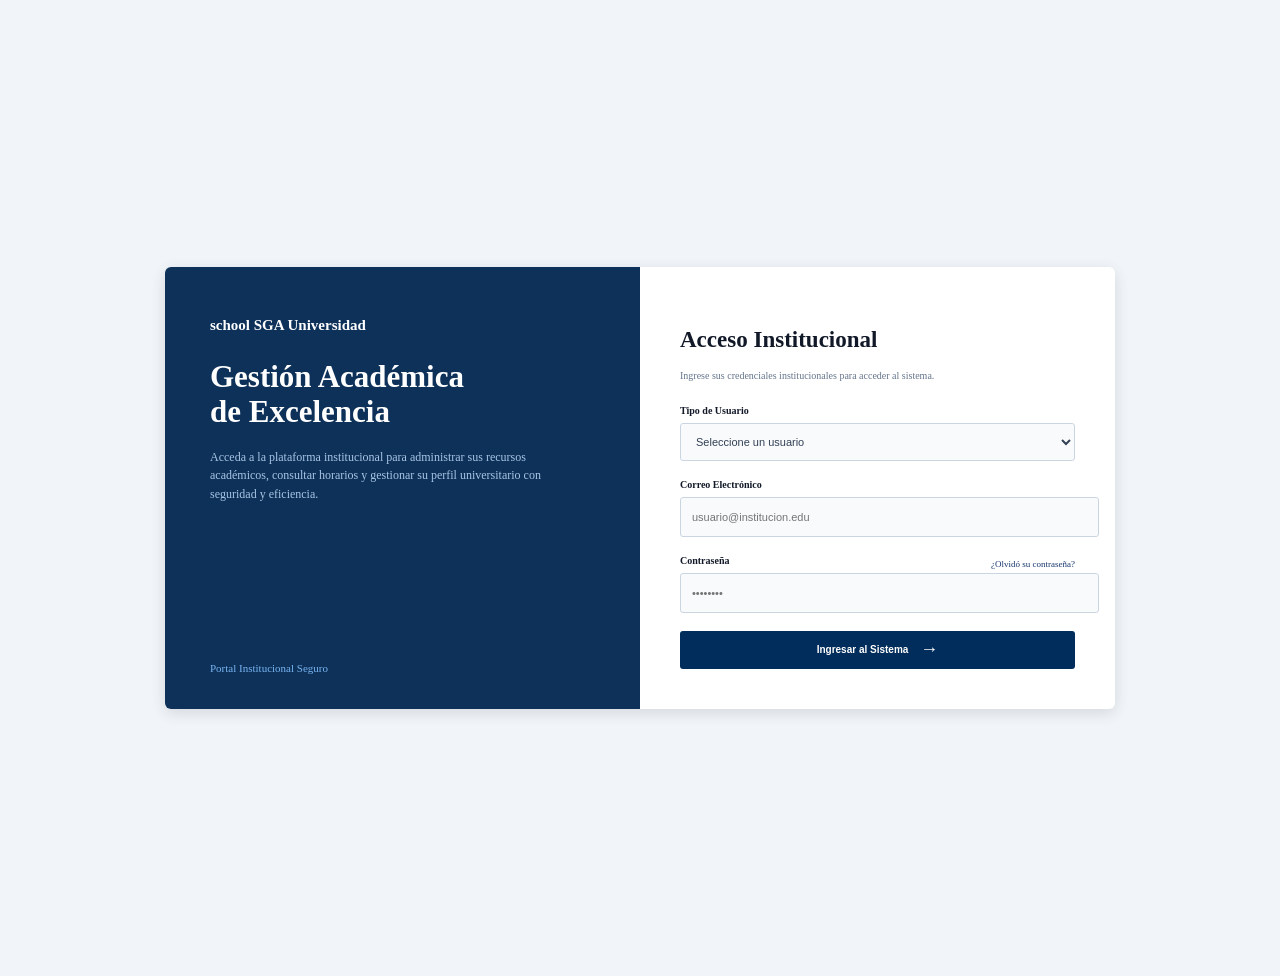
<file: admin/html/Ges_Universidad.html>
<!DOCTYPE html>
<html lang="es">

<head>
    <meta charset="UTF-8">
    <meta name="viewport" content="width=device-width, initial-scale=1.0">

    <title>Panel de Control - Administración</title>

    <!-- Conexión con CSS del módulo Admin -->
    <link rel="stylesheet" href="../css/Ges_Universidad.css">
</head>

<body>
    <!-- BARRA LATERAL -->
    <aside class="sidebar">
        <div class="logo-admin">
            <h2>Academia Pro</h2>
            <span>Portal Universitario</span>
        </div>
        <div class="usuario-admin">
            <strong data-usuario-nombre>Coordinador</strong>
        </div>
       <nav class="menu">
            <a href="Ges_Universidad.html">
                 Panel de Control
            </a>

            <a href="CrearUsuario.html">
                 Crear Usuario
            </a>

            <a href="CrearMateria.html">
                 Crear Materia
            </a>

            <a href="CrearGrupo.html">
                 Crear Grupo
            </a>

            <a href="#" id="btnCerrarSesion">
                 Cerrar Sesión
            </a>
        </nav>
        </nav>
    </aside>
    <!-- CONTENIDO PRINCIPAL -->
    <main class="contenido">
        <!-- BARRA SUPERIOR -->
        <header class="topbar">
            <div class="buscador">
                <input
                    type="text"
                    id="buscar"
                    placeholder="Buscar..."
                >
            </div>
            <div class="perfil">
                <span>♧</span>
                <span>◐</span>
                <div>
                    <strong>Dr. Carlos Mendoza</strong>
                    <small>Administrador</small>
                </div>
                <div class="avatar">
                    CM
                </div>
            </div>
        </header>
        <!-- ENCABEZADO -->
        <section class="encabezado-panel">
            <div>
                <h1>
                    Panel de Control Principal - Gestión Universitaria
                </h1>
                <p>
                    Resumen general de gestión académica y administrativa.
                </p>
            </div>
            <div class="acciones-panel">
                <button id="btnReporte">
                    Reporte<br>Rápido
                </button>
                <button id="btnSincronizar">
                    ⇅ Sincronizar<br>Datos
                </button>
            </div>
        </section>
        <!-- TARJETAS DE INFORMACIÓN -->
        <section class="estadisticas">
            <div class="estadistica">
                <div>
                    <span>Materias Activas</span>
                    <strong>142</strong>
                    <small>↗ 5% este semestre</small>
                </div>
                <div class="icono-estadistica">
                    
                </div>
            </div>
            <div class="estadistica">
                <div>
                    <span>Usuarios del Sistema</span>
                    <strong>1,248</strong>
                    <small>Docentes y Estudiantes activos</small>
                </div>

                <div class="icono-estadistica">
                </div>
            </div>
            <div class="estadistica">
                <div>
                    <span>Grupos y Períodos</span>
                    <strong>38</strong>
                    <small>Período Académico 2024-II</small>
                </div>
                <div class="icono-estadistica">
                </div>
            </div>
        </section>
        <!-- TABLaS -->
        <section class="tablas">
            <!-- MATERIAS -->
            <div class="tabla-contenedor">
                <div class="titulo-tabla">
                    <h2>
                        Gestión de Materias
                    </h2>
                    <a href="#">
                        Ver todas
                    </a>
                </div>
                <table>
                    <thead>
                        <tr>
                            <th>Código</th>
                            <th>Materia</th>
                            <th>Estado</th>
                            <th>Acciones</th>
                        </tr>
                    </thead>
                    <tbody>
                        <tr>
                            <td>MAT-101</td>
                            <td>Cálculo Diferencial</td>
                            <td>
                                <span class="estado activo-estado">
                                    ACTIVO
                                </span>
                            </td>
                            <td>✎ ◉</td>
                        </tr>
                        <tr>
                            <td>FIS-201</td>
                            <td>Física Clásica</td>
                            <td>
                                <span class="estado activo-estado">
                                    ACTIVO
                                </span>
                            </td>
                            <td>✎ ◉</td>
                        </tr>
                        <tr>
                            <td>HIS-105</td>
                            <td>Historia Moderna</td>
                            <td>
                                <span class="estado inactivo-estado">
                                    INACTIVO
                                </span>
                            </td>
                            <td>✎ ◉</td>
                        </tr>
                    </tbody>
                </table>
            </div>
            <!-- DOCENTES -->
            <div class="tabla-contenedor">
                <div class="titulo-tabla">
                    <h2>
                        Gestión de Docentes
                    </h2>
                    <a href="#">
                        Ver todos
                    </a>
                </div>
                <table>
                    <thead>
                        <tr>
                            <th>ID</th>
                            <th>Docente</th>
                            <th>Estado</th>
                            <th>Acciones</th>
                        </tr>
                    </thead>
                    <tbody>
                        <tr>
                            <td>D-042</td>
                            <td>Dr. Elena Márquez</td>
                            <td>
                                <span class="estado activo-estado">
                                    ACTIVO
                                </span>
                            </td>
                            <td>✎ ◉</td>
                        </tr>
                        <tr>
                            <td>D-108</td>
                            <td>Mgt. Carlos Ruiz</td>
                            <td>
                                <span class="estado activo-estado">
                                    ACTIVO
                                </span>
                            </td>
                            <td>✎ ◉</td>
                        </tr>
                        <tr>
                            <td>D-055</td>
                            <td>Lic. Ana Gómez</td>
                            <td>
                                <span class="estado inactivo-estado">
                                    INACTIVO
                                </span>
                            </td>
                            <td>✎ ◉</td>
                        </tr>
                    </tbody>
                </table>
            </div>
        </section>
        <!-- ACCESOS RÁPIDOS -->
        <section class="accesos">
            <div class="titulo-accesos">
                <h2>
                     Accesos Rápidos de Administración
                </h2>
                <span>
                    Gestión Global Institucional
                </span>
            </div>
            <div class="accesos-grid">
                <button class="acceso">
                    <span class="acceso-icono">
                    </span>
                
                    <div>
                        <a href="CrearUsuario.html">
                        <strong>Crear Usuario</strong>
                        <small>Docentes y Estudiantes</small>
                        </a>
                    </div>
                </button>
                <button class="acceso">
                    <span class="acceso-icono">
                    </span>
                    <div>
                        <a href="CrearMateria.html">
                        <strong>Crear Materia</strong>
                        <small>Plan curricular</small>
                        </a>
                    </div>
                </button>
                <button class="acceso">
                    <span class="acceso-icono">
                    </span>
                    <div>
                        <a href="CrearGrupo.html"></a>
                        <strong>Crear Grupo</strong>
                        <small>Comisiones y aulas</small>
                    </div>
                </button>
            </div>
        </section>
    </main>
    <!-- PIE DE PÁGINA -->
    <footer class="footer-admin">
        <span>
            © 2024 Academia Pro - Sistema de Gestión Institucional
        </span>
    </footer>
    <script src="../../js/auth.js" data-rol="administrador"></script>
    <script src="../js/Ges_Universidad.js"></script>
</body>
</html>
</file>
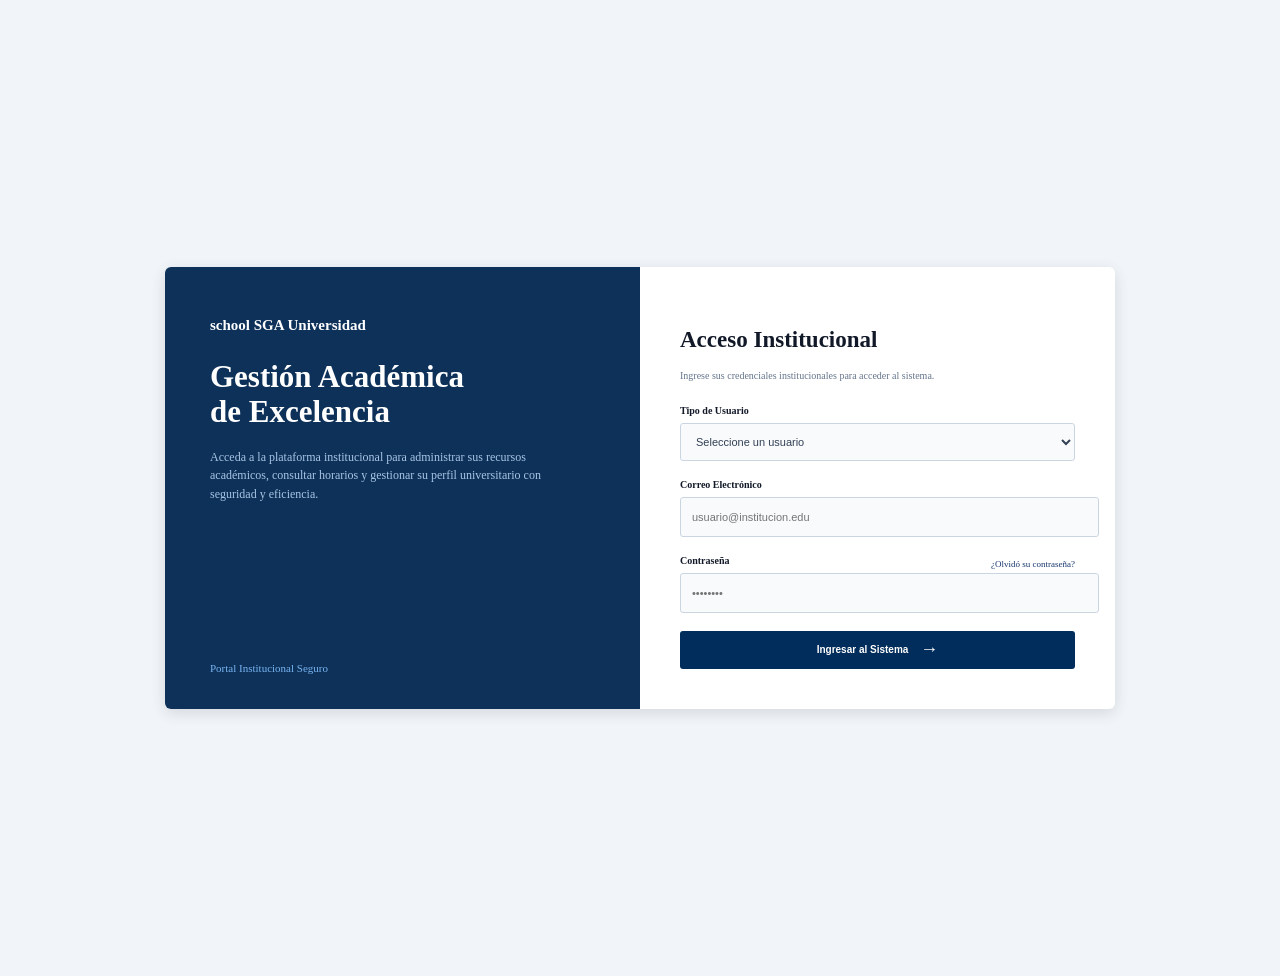
<file: docente/html/calycriterios.html>
<!DOCTYPE html>
<html lang="es">
<head>
    <meta charset="UTF-8">
    <meta name="viewport" content="width=device-width, initial-scale=1.0">
    <title>Academia Pro - Cálculo Diferencial Grupo 02</title>
    <!-- CSS Externo -->
    <!-- FontAwesome para iconos -->
    <link rel="stylesheet" href="https://cdnjs.cloudflare.com/ajax/libs/font-awesome/6.4.0/css/all.min.css">
    <!-- Google Fonts Inter -->
    <link href="https://fonts.googleapis.com/css2?family=Inter:wght@300;400;500;600;700&display=swap" rel="stylesheet">
</head>
<body>
    <div class="layout">
        <!-- BARRA LATERAL (SIDEBAR) -->
        <aside class="sidebar">
            <div class="sidebar-top">
                <div class="brand">
                    <i class="fa-solid fa-graduation-cap brand-icon"></i>
                    <div class="brand-text">
                        <h2>Academia Pro</h2>
                        <span>Portal Docente</span>
                    </div>
                </div>
                <div class="profesor-badge">Profesor Titular</div>

                <nav class="sidebar-nav">
                    <a href="gruposA.html" class="nav-item">
                        <i class="fa-solid fa-table-cells-large"></i>
                        <span>Mis Grupos Asignados</span>
                    </a>
                    <a href="calycriterios.html" class="nav-item active">
                        <i class="fa-solid fa-sliders"></i>
                        <span>Calificaciones y Criterios</span>
                    </a>
                </nav>
            </div>

            <div class="sidebar-bottom">
                <button class="btn-logout" id="btnCerrarSesion">
                    <i class="fa-solid fa-right-from-bracket"></i>
                    <span>Cerrar Sesión</span>
                </button>
            </div>
        </aside>

        <!-- CONTENIDO PRINCIPAL -->
        <main class="main-content">
            <!-- BARRA SUPERIOR (HEADER) -->
            <header class="top-header">
                <div class="header-title">
                    <span class="sga-label">SGA Académico</span> • <span class="portal-label">Portal Docente</span>
                </div>
                
                <div class="header-actions">
                    <div class="search-bar">
                        <i class="fa-solid fa-magnifying-glass"></i>
                        <input type="text" id="globalSearch" placeholder="Buscar grupo o estudiante..." onkeyup="filtrarTablaEstudiantes()">
                    </div>
                    <button class="btn-icon" onclick="alert('Notificaciones')"><i class="fa-regular fa-bell"></i></button>
                    <button class="btn-icon" onclick="alert('Ayuda')"><i class="fa-regular fa-circle-question"></i></button>
                    <div class="user-profile">
                        <div class="user-details">
                            <span class="user-name">Prof. Carlos Rivera</span>
                            <span class="user-role">Docente Titular</span>
                        </div>
                        <img src="https://images.unsplash.com/photo-1534528741775-53994a69daeb?auto=format&fit=crop&q=80&w=100" alt="Avatar" class="avatar-img">
                    </div>
                </div>
            </header>

            <!-- TITULAR Y ACCIONES PRINCIPALES -->
            <section class="course-header-section">
                <div class="course-title-block">
                    <h1>Cálculo Diferencial - Grupo 02</h1>
                    <p class="course-meta">Semestre Académico 2024-I • Ingeniería de Sistemas</p>
                </div>
                <div class="header-buttons">
                    <button class="btn btn-outline" onclick="guardarBorrador()">
                        <i class="fa-solid fa-floppy-disk"></i> Guardar Borrador
                    </button>
                    <button class="btn btn-outline" onclick="exportarPlanilla()">
                        Exportar
                    </button>
                    <button class="btn btn-navy" onclick="enviarCoordinacion()">
                        <i class="fa-solid fa-play"></i> Enviar a Coordinación
                    </button>
                </div>
            </section>

            <!-- GRID PRINCIPAL (DOS COLUMNAS) -->
            <div class="dashboard-grid">
                
                <!-- COLUMNA IZQUIERDA: CRITERIOS DE EVALUACIÓN -->
                <section class="card criteria-card">
                    <div class="card-header-flex">
                        <h3>Criterios de Evaluación</h3>
                        <div class="total-badge">
                            <span class="total-percent" id="totalPercent">100%</span>
                            <span class="total-label">Total</span>
                        </div>
                    </div>

                    <div class="criteria-list" id="criteriaList">
                        <!-- Criterio 1 -->
                        <div class="criterion-box">
                            <div class="input-group">
                                <label>Nombre del Parámetro</label>
                                <input type="text" class="crit-name" value="Parcial 1">
                            </div>
                            <div class="input-group weight-group">
                                <label>Peso (%)</label>
                                <input type="number" class="crit-weight" value="30" oninput="recalcularCriterios()">
                            </div>
                        </div>

                        <!-- Criterio 2 -->
                        <div class="criterion-box">
                            <div class="input-group">
                                <label>Nombre del Parámetro</label>
                                <input type="text" class="crit-name" value="Talleres (Promed)">
                            </div>
                            <div class="input-group weight-group">
                                <label>Peso (%)</label>
                                <input type="number" class="crit-weight" value="30" oninput="recalcularCriterios()">
                            </div>
                        </div>

                        <!-- Criterio 3 -->
                        <div class="criterion-box">
                            <div class="input-group">
                                <label>Nombre del Parámetro</label>
                                <input type="text" class="crit-name" value="Examen Final">
                            </div>
                            <div class="input-group weight-group">
                                <label>Peso (%)</label>
                                <input type="number" class="crit-weight" value="40" oninput="recalcularCriterios()">
                            </div>
                        </div>
                    </div>

                    <button class="btn-add-dashed" onclick="agregarParametro()">
                        + Añadir Parámetro
                    </button>
                </section>

                <!-- COLUMNA DERECHA: LISTADO DE ESTUDIANTES Y CALIFICACIONES -->
                <section class="card grades-card">
                    <div class="card-header-flex align-start">
                        <div>
                            <h3>Listado de Estudiantes y Calificaciones</h3>
                            <p class="subtext">Registro activo • Calificaciones ponderadas según criterios establecidos</p>
                        </div>
                        <div class="meta-badges">
                            <div class="badge-info">32<br><small>Estudiantes</small></div>
                            <div class="badge-blue">Semestre<br><strong>2024-1</strong></div>
                        </div>
                    </div>

                    <div class="table-responsive">
                        <table class="grades-table" id="tablaNotas">
                            <thead>
                                <tr>
                                    <th>ID</th>
                                    <th>Estudiante</th>
                                    <th class="text-center">Parcial 1<br><span class="weight-sub">30%</span></th>
                                    <th class="text-center">Talleres<br><span class="weight-sub">30%</span></th>
                                    <th class="text-center">Ex. Final<br><span class="weight-sub">40%</span></th>
                                    <th class="text-center">Definitiva</th>
                                </tr>
                            </thead>
                            <tbody>
                                <tr>
                                    <td class="text-muted">001</td>
                                    <td class="font-medium">Alvarez, Carlos</td>
                                    <td class="text-center"><input type="text" class="grade-input" value="4,2" onchange="calcularFila(this)"></td>
                                    <td class="text-center"><input type="text" class="grade-input" value="3,8" onchange="calcularFila(this)"></td>
                                    <td class="text-center"><input type="text" class="grade-input" value="4,0" onchange="calcularFila(this)"></td>
                                    <td class="text-center final-grade font-bold">4.0</td>
                                </tr>
                                <tr>
                                    <td class="text-muted">002</td>
                                    <td class="font-medium">Bermúdez, Diana</td>
                                    <td class="text-center"><input type="text" class="grade-input" value="3,5" onchange="calcularFila(this)"></td>
                                    <td class="text-center"><input type="text" class="grade-input" value="4,5" onchange="calcularFila(this)"></td>
                                    <td class="text-center"><input type="text" class="grade-input" value="3,9" onchange="calcularFila(this)"></td>
                                    <td class="text-center final-grade font-bold">3.96</td>
                                </tr>
                                <tr>
                                    <td class="text-muted">003</td>
                                    <td class="font-medium">Castillo, Esteban</td>
                                    <td class="text-center"><input type="text" class="grade-input danger-border" value="2,8" onchange="calcularFila(this)"></td>
                                    <td class="text-center"><input type="text" class="grade-input" value="3,1" onchange="calcularFila(this)"></td>
                                    <td class="text-center"><input type="text" class="grade-input" value="-" onchange="calcularFila(this)"></td>
                                    <td class="text-center final-grade font-bold text-muted">-</td>
                                </tr>
                            </tbody>
                        </table>
                    </div>
                </section>
            </div>

            <!-- FOOTER LEGAL -->
            <footer class="bottom-footer">
                <p>© 2024 Sistema de Gestión Académica - Universidad Institucional</p>
                <div class="footer-links">
                    <a href="#">Privacidad</a>
                    <a href="#">Términos de Servicio</a>
                    <a href="#">Soporte Técnico</a>
                    <a href="#">Contacto</a>
                </div>
            </footer>
        </main>
    </div>

    <!-- JAVASCRIPT DE FUNCIONALIDADES -->
    <script src="../../js/auth.js" data-rol="docente"></script>
    <script src="../js/calycriterios.js"></script>
</body>
</html>
</file>
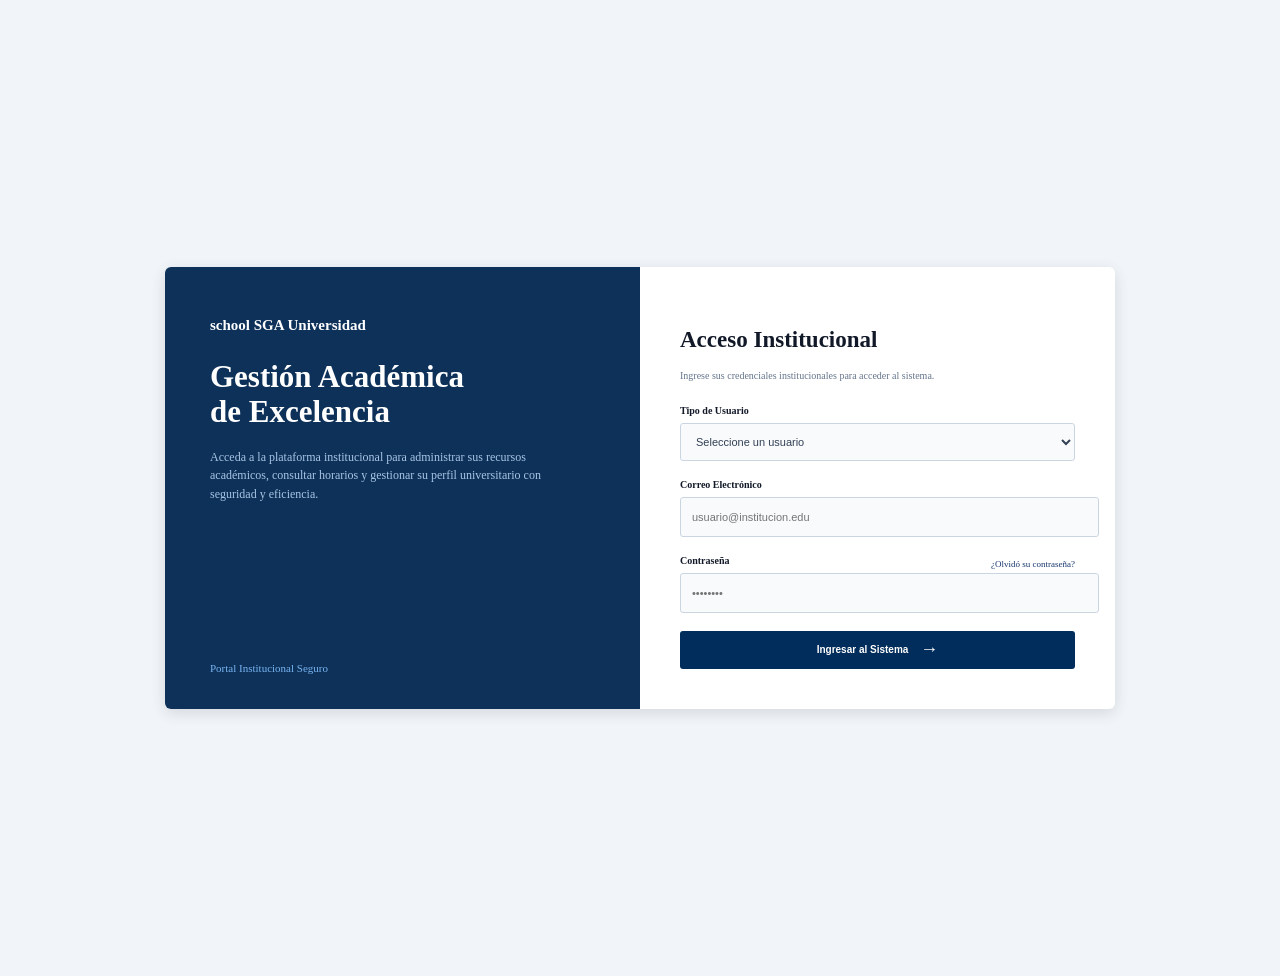
<file: docente/html/configcriterios.html>
<!-- configcriterios.html -->
<!DOCTYPE html>
<html lang="es">
<head>
    <meta charset="UTF-8">
    <meta name="viewport" content="width=device-width, initial-scale=1.0">
    <title>Academia Pro - Configuración de Criterios y Calificaciones</title>
    <!-- CSS Externo -->
    <link rel="stylesheet" href="../css/configcriterios.css">
    <!-- FontAwesome para iconos -->
    <link rel="stylesheet" href="https://cdnjs.cloudflare.com/ajax/libs/font-awesome/6.4.0/css/all.min.css">
    <!-- Google Fonts Inter -->
    <link href="https://fonts.googleapis.com/css2?family=Inter:wght@300;400;500;600;700&display=swap" rel="stylesheet">
</head>
<body>
    <div class="layout">
        <!-- BARRA LATERAL (SIDEBAR) -->
        <aside class="sidebar">
            <div class="brand">
                <i class="fa-solid fa-graduation-cap brand-icon"></i>
                <div class="brand-text">
                    <h2>Academia Pro</h2>
                    <span>Portal Docente</span>
                </div>
            </div>

            <div class="user-card">
                <div class="user-avatar">
                    <i class="fa-solid fa-user"></i>
                </div>
                <div class="user-info">
                    <h4 data-usuario-nombre>Prof. Carlos Rivera</h4>
                    <span class="badge-role">Profesor Titular</span>
                </div>
            </div>

            <nav class="sidebar-nav">
                <a href="gruposA.html" class="nav-item">
                    <i class="fa-solid fa-table-cells-large"></i>
                    <span>Gestión de Cursos</span>
                </a>
                <a href="#" class="nav-item active">
                    <i class="fa-solid fa-sliders"></i>
                    <span>Ingreso de Calificaciones</span>
                </a>
                <a href="#" id="btnCerrarSesion" class="nav-item">
                    <i class="fa-solid fa-right-from-bracket"></i>
                    <span>Cerrar Sesión</span>
                </a>
            </nav>
        </aside>

        <!-- CONTENIDO PRINCIPAL -->
        <main class="main-content">
            <!-- BARRA SUPERIOR (HEADER) -->
            <header class="top-header">
                <div class="header-title">
                    <h1>Academia Pro <span>| Portal Docente</span></h1>
                </div>
                
                <div class="header-actions">
                    <div class="search-bar">
                        <i class="fa-solid fa-magnifying-glass"></i>
                        <input type="text" id="globalSearch" placeholder="Buscar estudiante o grupo...">
                    </div>
                    <button class="btn-icon" data-accion="notificaciones"><i class="fa-regular fa-bell"></i></button>
                    <button class="btn-icon" data-accion="configuracion"><i class="fa-solid fa-gear"></i></button>
                    <div class="avatar-sm">
                        <img src="https://images.unsplash.com/photo-1534528741775-53994a69daeb?auto=format&fit=crop&q=80&w=100" alt="Avatar">
                    </div>
                </div>
            </header>

            <!-- TÍTULO DE LA SECCIÓN -->
            <section class="page-title-section">
                <h2>Configuración de Criterios y Calificaciones</h2>
                <p class="subtitle">
                    <strong>Asignatura:</strong> Algoritmos y Estructuras de Datos (CS201) | 
                    <strong>Grupo:</strong> A | 
                    <strong>Periodo:</strong> 2024-1
                </p>
            </section>

            <!-- SECCIÓN 1: CRITERIOS DE EVALUACIÓN -->
            <section class="card shadow-sm">
                <div class="card-header">
                    <h3><i class="fa-solid fa-sliders"></i> Criterios de Evaluación</h3>
                </div>
                <div class="card-body">
                    <form id="formCriterio" class="criterio-form">
                        <div class="form-group flex-grow">
                            <label for="nombreCriterio">Nombre del Criterio</label>
                            <input type="text" id="nombreCriterio" placeholder="Ej. Examen Parcial 1" required>
                        </div>
                        <div class="form-group w-30">
                            <label for="porcentajeCriterio">Porcentaje (%)</label>
                            <input type="number" id="porcentajeCriterio" min="1" max="100" placeholder="0-100" required>
                        </div>
                        <button type="submit" class="btn btn-primary btn-add">
                            <i class="fa-solid fa-plus"></i> Añadir
                        </button>
                    </form>

                    <!-- TABLA DE CRITERIOS -->
                    <div class="table-responsive mt-3">
                        <table class="table" id="tablaCriterios">
                            <thead>
                                <tr>
                                    <th>Criterio</th>
                                    <th class="text-center">Peso (%)</th>
                                    <th class="text-right">Acciones</th>
                                </tr>
                            </thead>
                            <tbody id="tbodyCriterios">
                                <tr>
                                    <td>Tareas y Trabajos</td>
                                    <td class="text-center">30%</td>
                                    <td class="text-right"><button class="btn-delete" type="button"><i class="fa-solid fa-trash-can"></i></button></td>
                                </tr>
                                <tr>
                                    <td>Examen Parcial</td>
                                    <td class="text-center">30%</td>
                                    <td class="text-right"><button class="btn-delete" type="button"><i class="fa-solid fa-trash-can"></i></button></td>
                                </tr>
                                <tr>
                                    <td>Proyecto Final</td>
                                    <td class="text-center">40%</td>
                                    <td class="text-right"><button class="btn-delete" type="button"><i class="fa-solid fa-trash-can"></i></button></td>
                                </tr>
                            </tbody>
                            <tfoot>
                                <tr class="footer-row">
                                    <td class="text-right font-weight-bold">Total Asignado:</td>
                                    <td class="text-center font-weight-bold success-text" id="totalPorcentaje">100%</td>
                                    <td></td>
                                </tr>
                            </tfoot>
                        </table>
                    </div>
                </div>
            </section>

            <!-- SECCIÓN 2: INGRESO DE CALIFICACIONES -->
            <section class="card shadow-sm mt-4">
                <div class="card-header flex-between">
                    <h3><i class="fa-solid fa-pen-to-square"></i> Ingreso de Calificaciones</h3>
                    <div class="action-buttons">
                        <button class="btn btn-outline" data-accion="exportar">
                            <i class="fa-solid fa-file-download"></i> Exportar Planilla
                        </button>
                        <button class="btn btn-dark" data-accion="guardarBorrador">
                            <i class="fa-solid fa-floppy-disk"></i> Guardar Borrador
                        </button>
                        <button class="btn btn-success" data-accion="enviarCoordinacion">
                            <i class="fa-solid fa-paper-plane"></i> Enviar a Coordinación
                        </button>
                    </div>
                </div>
                <div class="card-body">
                    <div class="table-responsive">
                        <table class="table table-bordered" id="tablaNotas">
                            <thead>
                                <tr>
                                    <th>ID Estudiante</th>
                                    <th>Nombre</th>
                                    <th class="text-center">Tareas (30%)</th>
                                    <th class="text-center">Parcial (30%)</th>
                                    <th class="text-center">Proyecto (40%)</th>
                                    <th class="text-center">Promedio Final</th>
                                </tr>
                            </thead>
                            <tbody>
                                <tr>
                                    <td class="text-muted">20210045</td>
                                    <td class="font-weight-medium">Alvarez, Maria</td>
                                    <td class="text-center"><input type="number" class="grade-input" value="85" min="0" max="100"></td>
                                    <td class="text-center"><input type="number" class="grade-input" value="90" min="0" max="100"></td>
                                    <td class="text-center"><input type="number" class="grade-input" value="95" min="0" max="100"></td>
                                    <td class="text-center font-weight-bold text-success score-cell">90.5</td>
                                </tr>
                                <tr>
                                    <td class="text-muted">20210112</td>
                                    <td class="font-weight-medium">Gomez, Carlos</td>
                                    <td class="text-center"><input type="number" class="grade-input" value="70" min="0" max="100"></td>
                                    <td class="text-center"><input type="number" class="grade-input" value="65" min="0" max="100"></td>
                                    <td class="text-center"><input type="number" class="grade-input" value="80" min="0" max="100"></td>
                                    <td class="text-center font-weight-bold text-warning score-cell">72.5</td>
                                </tr>
                                <tr>
                                    <td class="text-muted">20210344</td>
                                    <td class="font-weight-medium">Rojas, Luis</td>
                                    <td class="text-center"><input type="number" class="grade-input" value="50" min="0" max="100"></td>
                                    <td class="text-center"><input type="number" class="grade-input" value="55" min="0" max="100"></td>
                                    <td class="text-center"><input type="number" class="grade-input" value="60" min="0" max="100"></td>
                                    <td class="text-center font-weight-bold text-danger score-cell">55.5</td>
                                </tr>
                            </tbody>
                        </table>
                    </div>
                </div>
            </section>
        </main>
    </div>

    <script src="../../js/auth.js" data-rol="docente"></script>
    <script src="../js/configcriterios.js" defer></script>
</body>
</html>
</file>
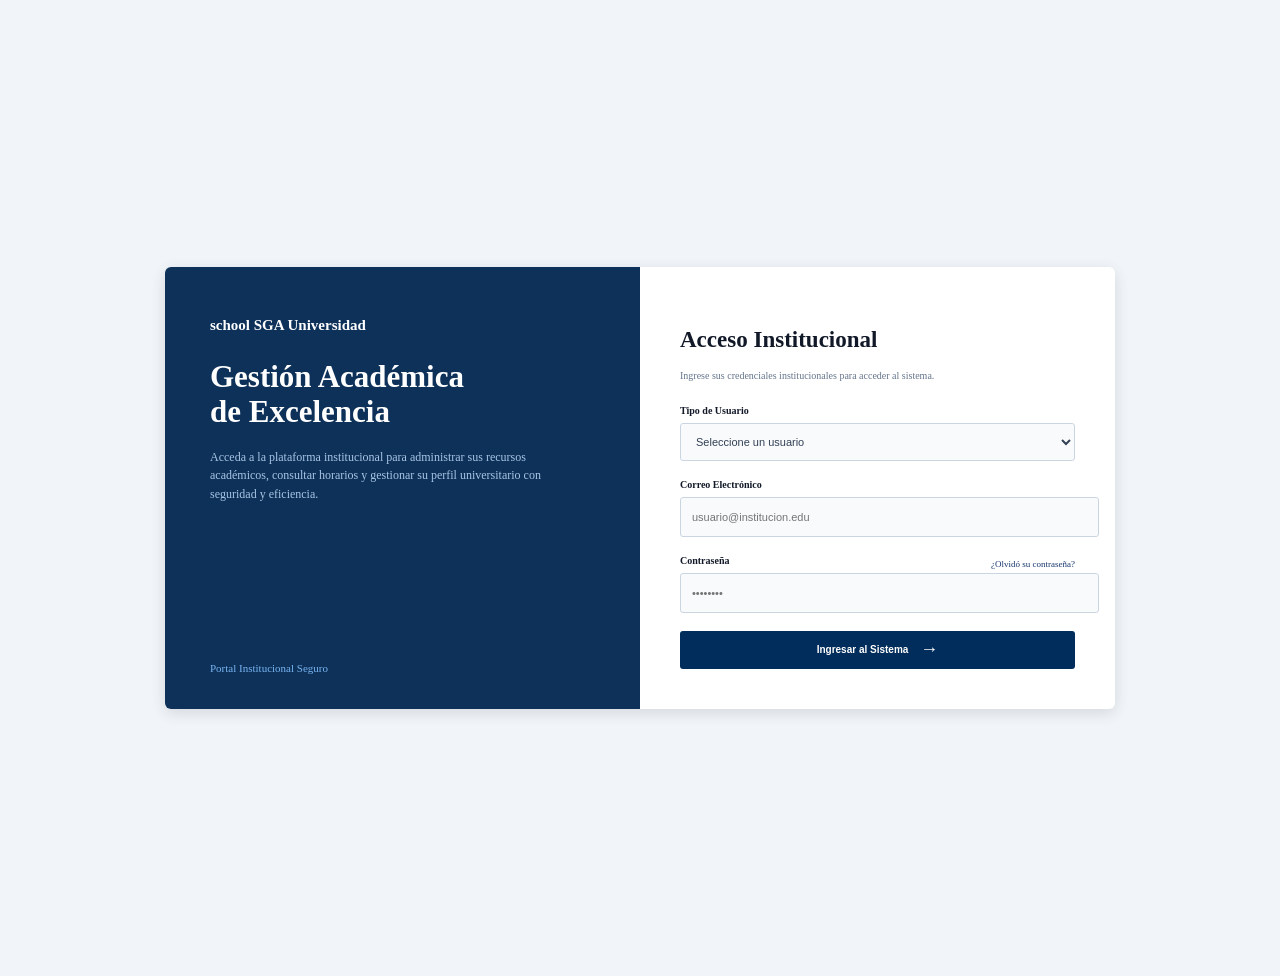
<file: docente/html/gruposA.html>
<!DOCTYPE html>
<html lang="es">
<head>
    <meta charset="UTF-8">
    <meta name="viewport" content="width=device-width, initial-scale=1.0">
    <title>Academia Pro - Mis Grupos Asignados</title>
    <link rel="stylesheet" href="../css/gruposA.css">
    <link rel="stylesheet" href="https://cdnjs.cloudflare.com/ajax/libs/font-awesome/6.4.0/css/all.min.css">
    <link href="https://fonts.googleapis.com/css2?family=Inter:wght@300;400;500;600;700&display=swap" rel="stylesheet">
</head>
<body>
    <!-- Sidebar Navigation -->
<aside class="sidebar">
    <div class="sidebar-brand">
        <i class="fa-solid fa-graduation-cap"></i>
        <span>Academia Pro</span>
    </div>
    <ul class="sidebar-menu">
        <li class="active" id="nav-dashboard">
            <a onclick="onNavClick('Dashboard')"><i class="fa-solid fa-chart-pie"></i> <span>Dashboard</span></a>
        </li>
        <li id="nav-courses">
            <a onclick="onNavClick('Mis Cursos')"><i class="fa-solid fa-book"></i> <span>Mis Cursos</span></a>
        </li>
        <li id="nav-students">
            <a onclick="onNavClick('Estudiantes')"><i class="fa-solid fa-users"></i> <span>Estudiantes</span></a>
        </li>
        <li id="nav-reports">
            <a onclick="onNavClick('Reportes')"><i class="fa-solid fa-file-lines"></i> <span>Reportes</span></a>
        </li>
        <li id="nav-settings">
            <a onclick="onNavClick('Configuración')"><i class="fa-solid fa-gear"></i> <span>Configuración</span></a>
        </li>
        <li id="nav-grades">
            <a href="calycriterios.html"><i class="fa-solid fa-sliders"></i> <span>Calificaciones y Criterios</span></a>
        </li>
        <li id="nav-logout">
            <a href="#" id="btnCerrarSesion"><i class="fa-solid fa-right-from-bracket"></i> <span>Cerrar Sesión</span></a>
        </li>
    </ul>
</aside>

<!-- Main Wrapper -->
<div class="main-wrapper">
    
    <!-- Top Navbar -->
    <header class="top-header">
        <div class="search-global">
            <i class="fa-solid fa-magnifying-glass"></i>
            <input type="text" id="globalSearchInput" placeholder="Buscar matrícula, estudiante o asignatura..." oninput="onGlobalSearch(this.value)">
        </div>
        
        <div class="header-actions">
            <button class="icon-btn" title="Ayuda" onclick="onHelpClick()"><i class="fa-regular fa-circle-question"></i></button>
            <button class="icon-btn" title="Notificaciones" onclick="onNotificationClick()">
                <i class="fa-regular fa-bell"></i>
                <span class="badge"></span>
            </button>
            
            <div class="user-profile" onclick="onUserProfileClick()">
                <div class="avatar">
                    <i class="fa-solid fa-user"></i>
                </div>
            </div>
        </div>
    </header>

    <!-- Main Content Area -->
    <main class="content">

        <!-- Sub-Header Info -->
        <div class="page-header-info">
            <div class="user-title-box">
                <div style="background-color: #dbeafe; padding: 10px; border-radius: 8px; color: #1e40af;">
                    <i class="fa-solid fa-id-card fa-lg"></i>
                </div>
                <div>
                    <div style="font-size: 0.75rem; color: var(--text-muted); font-weight: 600;">
                        SGA ACADÉMICO • PORTAL DOCENTE <span class="role-badge">Profesor Titular</span>
                    </div>
                    <h1 data-usuario-nombre style="font-size: 1.25rem; font-weight: 700; color: var(--primary-dark);">Prof. Carlos Rivera</h1>
                </div>
            </div>

            <div class="top-action-btns">
                <button class="btn btn-light" onclick="onSelectSemester()"><i class="fa-regular fa-calendar"></i> Semestre Vigente</button>
                <button class="btn btn-navy" id="syncBtn" onclick="onSyncData()"><i class="fa-solid fa-arrows-rotate"></i> Sincronizar</button>
            </div>
        </div>

        <!-- Urgent Alert Banner -->
        <div class="alert-banner">
            <div class="alert-content">
                <div class="alert-icon">
                    <i class="fa-solid fa-bell"></i>
                </div>
                <div>
                    <strong>Atención: Cierre Académico Próximo</strong><br>
                    <span style="font-size: 0.8rem;">Recuerde que el plazo límite para el cierre del segundo corte vence el <strong>15 de Noviembre a las 23:59 hrs.</strong></span>
                </div>
            </div>
            <div class="timer-badge">
                Quedan 5 días
            </div>
        </div>

        <!-- Dashboard Hero Banner -->
        <section class="hero-banner">
            <div class="hero-info">
                <div class="hero-tag"><i class="fa-solid fa-graduation-cap"></i> PERÍODO ACADÉMICO 2024-I</div>
                <h2>Gestión de Cursos Asignados</h2>
                <p>Consulte el progreso de evaluaciones, registre notas parciales y valide las actas finales previo al envío a Coordinación de Ciencias Básicas.</p>
            </div>

            <div class="hero-stats">
                <div class="stat-card">
                    <div class="stat-label">TOTAL GRUPOS <i class="fa-regular fa-copy"></i></div>
                    <div class="stat-value">04</div>
                    <div class="stat-label">Cursos activos</div>
                </div>
                <div class="stat-card">
                    <div class="stat-label">ESTUDIANTES <i class="fa-solid fa-user-group"></i></div>
                    <div class="stat-value">128</div>
                    <div class="stat-label">Matriculados</div>
                </div>
                <div class="stat-card">
                    <div class="stat-label">PROMEDIO <i class="fa-solid fa-chart-line"></i></div>
                    <div class="stat-value">4.12 <span style="font-size:0.8rem; color:#94a3b8;">/ 5.0</span></div>
                    <div class="stat-sub">+0.18 vs 2023-II</div>
                </div>
            </div>
        </section>

        <!-- Filters Bar -->
        <div class="filter-bar">
            <div class="filter-controls">
                <input type="text" id="courseSearch" class="filter-input" placeholder="Buscar por código (ej. MAT-201)" onkeyup="onSearchCourses()">
                
                <select class="filter-select" id="jornadaFilter" onchange="onSearchCourses()">
                    <option value="">Todas las Jornadas</option>
                    <option value="Mañana">Mañana</option>
                    <option value="Tarde">Tarde</option>
                </select>

                <select class="filter-select" id="semestreFilter" onchange="onSearchCourses()">
                    <option value="">Todos los Semestres</option>
                    <option value="Semestre 1">Semestre 1</option>
                    <option value="Semestre 2">Semestre 2</option>
                    <option value="Semestre 3">Semestre 3</option>
                    <option value="Semestre 4">Semestre 4</option>
                </select>
            </div>
            <div class="group-count">
                Mostrando: <strong id="visibleCount" style="color: var(--primary-dark);">4</strong> grupos
            </div>
        </div>

        <!-- Courses Grid Layout -->
        <div class="course-grid" id="courseGrid">
            
            <!-- Card 1: Cálculo Diferencial -->
            <div class="course-card" data-code="MAT-201" data-semester="Semestre 2" data-jornada="Mañana">
                <div>
                    <div class="card-header">
                        <div>
                            <span class="course-code-tag">MAT-201</span>
                            <span class="semester-tag">Semestre 2</span>
                        </div>
                        <i class="fa-solid fa-sigma course-icon"></i>
                    </div>
                    <h3 class="course-title">Cálculo Diferencial</h3>
                    <div class="group-name">Grupo 02</div>

                    <div class="course-details">
                        <div class="detail-item"><i class="fa-solid fa-users"></i> <strong>32</strong> Estudiantes</div>
                        <div class="detail-item"><i class="fa-regular fa-clock"></i> Lun y Mié 08:00 - 10:00</div>
                        <div class="detail-item"><i class="fa-solid fa-location-dot"></i> Aula 302 • Edificio B (Campus Central)</div>
                    </div>

                    <div class="status-box progress">
                        <div style="display: flex; justify-content: space-between; font-weight: 600;">
                            <span>Calificaciones al 60%</span>
                            <span style="color: #854d0e;">Corte 1 & 2 listos</span>
                        </div>
                        <div class="progress-bar-container">
                            <div class="progress-bar-fill" style="width: 60%;"></div>
                        </div>
                    </div>
                </div>

                <div class="card-actions">
                    <button class="btn btn-light" onclick="onManageCriteria('MAT-201', 'Cálculo Diferencial')">Gestionar Criterios</button>
                    <button class="btn btn-navy" onclick="onEnterGrades('MAT-201', 'Cálculo Diferencial')"><i class="fa-solid fa-pen-to-square"></i> Ingresar Notas</button>
                </div>
            </div>

            <!-- Card 2: Álgebra Lineal -->
            <div class="course-card" data-code="MAT-102" data-semester="Semestre 1" data-jornada="Mañana">
                <div>
                    <div class="card-header">
                        <div>
                            <span class="course-code-tag">MAT-102</span>
                            <span class="semester-tag">Semestre 1</span>
                        </div>
                        <i class="fa-solid fa-table-cells course-icon"></i>
                    </div>
                    <h3 class="course-title">Álgebra Lineal</h3>
                    <div class="group-name">Grupo 01</div>

                    <div class="course-details">
                        <div class="detail-item"><i class="fa-solid fa-users"></i> <strong>35</strong> Estudiantes</div>
                        <div class="detail-item"><i class="fa-regular fa-clock"></i> Mar y Jue 10:00 - 12:00</div>
                        <div class="detail-item"><i class="fa-solid fa-location-dot"></i> Aula 104 • Pabellón A</div>
                    </div>

                    <div class="status-box warning">
                        <div style="display: flex; justify-content: space-between; align-items: center;">
                            <span><i class="fa-solid fa-file-circle-exclamation"></i> <strong>Planilla sin enviar</strong></span>
                            <span style="font-weight: 700; font-size: 0.75rem;">Pendiente</span>
                        </div>
                        <p style="font-size: 0.75rem; margin-top: 4px; opacity: 0.9;">Tiene notas guardadas en borrador pendientes de publicar.</p>
                    </div>
                </div>

                <div class="card-actions">
                    <button class="btn btn-navy" style="width: 100%;" onclick="onEnterGrades('MAT-102', 'Álgebra Lineal')"><i class="fa-solid fa-pen-to-square"></i> Ingresar Calificaciones</button>
                </div>
            </div>

            <!-- Card 3: Métodos Numéricos -->
            <div class="course-card" data-code="MAT-305" data-semester="Semestre 4" data-jornada="Tarde">
                <div>
                    <div class="card-header">
                        <div>
                            <span class="course-code-tag">MAT-305</span>
                            <span class="semester-tag">Semestre 4</span>
                        </div>
                        <i class="fa-solid fa-laptop-code course-icon"></i>
                    </div>
                    <h3 class="course-title">Métodos Numéricos</h3>
                    <div class="group-name">Grupo 03</div>

                    <div class="course-details">
                        <div class="detail-item"><i class="fa-solid fa-users"></i> <strong>28</strong> Estudiantes</div>
                        <div class="detail-item"><i class="fa-regular fa-clock"></i> Viernes 14:00 - 18:00</div>
                        <div class="detail-item"><i class="fa-solid fa-location-dot"></i> Laboratorio C-2 • Centro de Cómputo</div>
                    </div>

                    <div class="status-box success">
                        <div style="display: flex; justify-content: space-between; font-weight: 600; margin-bottom: 4px;">
                            <span><i class="fa-regular fa-circle-check"></i> Actas Listas para Envío</span>
                            <span>100% Evaluado</span>
                        </div>
                        <p style="font-size: 0.75rem; color: #1e3a8a;">Cierre consolidado. Puede generar el reporte final firmado.</p>
                    </div>
                </div>

                <div class="card-actions">
                    <button class="btn btn-light" style="width: 100%;" onclick="onViewRecords('MAT-305', 'Métodos Numéricos')"><i class="fa-regular fa-file-pdf"></i> Ver Actas</button>
                </div>
            </div>

            <!-- Card 4: Ecuaciones Diferenciales -->
            <div class="course-card" data-code="MAT-204" data-semester="Semestre 3" data-jornada="Tarde">
                <div>
                    <div class="card-header">
                        <div>
                            <span class="course-code-tag">MAT-204</span>
                            <span class="semester-tag">Semestre 3</span>
                        </div>
                        <i class="fa-solid fa-square-root-variable course-icon"></i>
                    </div>
                    <h3 class="course-title">Ecuaciones Diferenciales</h3>
                    <div class="group-name">Grupo 01</div>

                    <div class="course-details">
                        <div class="detail-item"><i class="fa-solid fa-users"></i> <strong>33</strong> Estudiantes</div>
                        <div class="detail-item"><i class="fa-regular fa-clock"></i> Lun y Mié 14:00 - 16:00</div>
                        <div class="detail-item"><i class="fa-solid fa-location-dot"></i> Aula 201 • Facultad de Ingeniería</div>
                    </div>

                    <div class="status-box neutral">
                        <div style="display: flex; justify-content: space-between; font-weight: 600;">
                            <span>● Al día</span>
                            <span style="font-size: 0.75rem; color: var(--text-muted);">Sin pendientes inmediatos</span>
                        </div>
                        <div class="progress-bar-container">
                            <div class="progress-bar-fill" style="width: 80%; background-color: var(--primary-dark);"></div>
                        </div>
                    </div>
                </div>

                <div class="card-actions">
                    <button class="btn btn-light" onclick="onManageCriteria('MAT-204', 'Ecuaciones Diferenciales')">Criterios</button>
                    <button class="btn btn-navy" onclick="onViewRecords('MAT-204', 'Ecuaciones Diferenciales')"><i class="fa-solid fa-list-check"></i> Ver Registro</button>
                </div>
            </div>

        </div>

        <!-- Footer Help Banner -->
        <footer class="footer-banner">
            <div class="help-info">
                <div class="help-icon">
                    <i class="fa-regular fa-circle-question fa-lg"></i>
                </div>
                <div>
                    <strong style="font-size: 0.95rem;">¿Inconvenientes con el registro de calificaciones?</strong>
                    <p style="font-size: 0.8rem; color: var(--text-muted);">Contacte al departamento de Registro y Control Académico o descargue el manual de docente.</p>
                </div>
            </div>
            <div style="display: flex; gap: 10px;">
                <button class="btn btn-light" onclick="onDownloadGuide()"><i class="fa-solid fa-file-arrow-down"></i> Guía Rápida</button>
                <button class="btn btn-navy" onclick="onOpenSupport()"><i class="fa-solid fa-headset"></i> Soporte</button>
            </div>
        </footer>

    </main>
</div>

<!-- Modal Interactivo -->
<div class="modal-overlay" id="actionModal">
    <div class="modal-container">
        <div class="modal-header">
            <h3 id="modalTitle" class="modal-title-text">Acción del Curso</h3>
            <button class="icon-btn" onclick="closeModal()"><i class="fa-solid fa-xmark"></i></button>
        </div>
        <div class="modal-body" id="modalBody" style="font-size: 0.9rem; color: var(--text-main); margin-bottom: 20px;">
            <p id="modalDescription">Cargando información...</p>
        </div>
        <div style="display: flex; justify-content: flex-end; gap: 10px;" id="modalFooter">
            <button class="btn btn-light" onclick="closeModal()">Cancelar</button>
            <button class="btn btn-primary" id="modalConfirmBtn" onclick="onModalConfirm()">Aceptar</button>
        </div>
    </div>
</div>

<!-- Toast Notifications Container -->
<div id="toastContainer"></div>

<!-- JavaScript Interno -->
<script>
    let currentModalAction = null;

    // 1. Filtrado de Cursos
    function onSearchCourses() {
        const searchValue = document.getElementById('courseSearch').value.toLowerCase().trim();
        const selectedSemestre = document.getElementById('semestreFilter').value;
        const selectedJornada = document.getElementById('jornadaFilter').value;
        
        const cards = document.querySelectorAll('.course-card');
        let visibleCount = 0;

        cards.forEach(card => {
            const code = card.getAttribute('data-code').toLowerCase();
            const title = card.querySelector('.course-title').innerText.toLowerCase();
            const semester = card.getAttribute('data-semester');
            const jornada = card.getAttribute('data-jornada');

            const matchesSearch = code.includes(searchValue) || title.includes(searchValue);
            const matchesSemester = selectedSemestre === '' || semester === selectedSemestre;
            const matchesJornada = selectedJornada === '' || jornada === selectedJornada;

            if (matchesSearch && matchesSemester && matchesJornada) {
                card.style.display = 'flex';
                visibleCount++;
            } else {
                card.style.display = 'none';
            }
        });

        document.getElementById('visibleCount').innerText = visibleCount;
    }

    function onGlobalSearch(query) {
        if (query.trim().length > 0) {
            document.getElementById('courseSearch').value = query;
            onSearchCourses();
        }
    }

    // 2. Acciones del Curso
    function onEnterGrades(courseId, courseTitle) {
        openCustomModal({
            title: `Ingresar Notas - ${courseTitle} (${courseId})`,
            content: `
                <p style="margin-bottom: 12px;">Seleccione el corte de evaluación:</p>
                <select id="modalCorteSelect" style="width: 100%; padding: 8px; border-radius: 6px; border: 1px solid var(--border-color); margin-bottom: 12px;">
                    <option value="1">Corte 1 (30%)</option>
                    <option value="2">Corte 2 (30%)</option>
                    <option value="3">Corte Final (40%)</option>
                </select>
                <div style="background-color: #f1f5f9; padding: 10px; border-radius: 6px; font-size: 0.8rem; color: #475569;">
                    <i class="fa-solid fa-circle-info"></i> Notas de borrador con autoguardado habilitado.
                </div>
            `,
            onConfirm: () => {
                const corte = document.getElementById('modalCorteSelect').value;
                showToast(`Cargando matriz del Corte ${corte} para ${courseTitle}`);
            }
        });
    }

    function onManageCriteria(courseId, courseTitle) {
        openCustomModal({
            title: `Criterios de Evaluación - ${courseTitle}`,
            content: `
                <p style="margin-bottom: 10px;">Ajuste de porcentajes:</p>
                <ul style="list-style: none; display: flex; flex-direction: column; gap: 8px;">
                    <li style="display: flex; justify-content: space-between; align-items: center;">
                        <span>Exámenes Parciales:</span>
                        <input type="number" value="50" style="width: 70px; padding: 4px; border-radius: 4px; border: 1px solid #ccc; text-align: center;"> %
                    </li>
                    <li style="display: flex; justify-content: space-between; align-items: center;">
                        <span>Talleres y Quiz:</span>
                        <input type="number" value="30" style="width: 70px; padding: 4px; border-radius: 4px; border: 1px solid #ccc; text-align: center;"> %
                    </li>
                    <li style="display: flex; justify-content: space-between; align-items: center;">
                        <span>Proyecto Final:</span>
                        <input type="number" value="20" style="width: 70px; padding: 4px; border-radius: 4px; border: 1px solid #ccc; text-align: center;"> %
                    </li>
                </ul>
            `,
            onConfirm: () => {
                showToast(`Criterios guardados correctamente para ${courseId}`);
            }
        });
    }

    function onViewRecords(courseId, courseTitle) {
        openCustomModal({
            title: `Acta Oficial - ${courseTitle}`,
            content: `
                <p style="margin-bottom: 12px;">Previsualización del resumen de notas para <strong>${courseId}</strong>.</p>
                <div style="border: 1px dashed var(--border-color); padding: 12px; border-radius: 6px; text-align: center; background-color: #fafafa;">
                    <i class="fa-solid fa-file-pdf fa-2x" style="color: #dc2626; margin-bottom: 6px;"></i>
                    <p style="font-size: 0.85rem; font-weight: 600;">Acta_Final_${courseId}_2024-I.pdf</p>
                </div>
            `,
            onConfirm: () => {
                showToast(`Descargando Acta PDF de ${courseId}...`);
            }
        });
    }

    // 3. Controles Principales
    function onSyncData() {
        const btn = document.getElementById('syncBtn');
        btn.innerHTML = '<i class="fa-solid fa-spinner fa-spin"></i> Sincronizando...';
        btn.disabled = true;

        setTimeout(() => {
            btn.innerHTML = '<i class="fa-solid fa-arrows-rotate"></i> Sincronizar';
            btn.disabled = false;
            showToast("¡Sincronización completada con éxito!");
        }, 1200);
    }

    function onSelectSemester() {
        openCustomModal({
            title: "Cambiar Período Académico",
            content: `
                <select id="semesterSelect" style="width: 100%; padding: 8px; border-radius: 6px; border: 1px solid var(--border-color);">
                    <option value="2024-I" selected>2024 - Primer Semestre (Vigente)</option>
                    <option value="2023-II">2023 - Segundo Semestre</option>
                </select>
            `,
            onConfirm: () => {
                const selected = document.getElementById('semesterSelect').value;
                showToast(`Cambio al período ${selected}`);
            }
        });
    }

    function onNavClick(menuName) {
        const items = document.querySelectorAll('.sidebar-menu li');
        items.forEach(el => el.classList.remove('active'));
        event.currentTarget.parentElement.classList.add('active');
        showToast(`Navegando a: ${menuName}`);
    }

    function onDownloadGuide() {
        showToast("Descargando Manual_Docente.pdf...");
    }

    function onOpenSupport() {
        openCustomModal({
            title: "Soporte Técnico",
            content: `
                <textarea placeholder="Escriba su consulta aquí..." style="width: 100%; height: 80px; padding: 8px; border-radius: 6px; border: 1px solid var(--border-color);"></textarea>
            `,
            onConfirm: () => {
                showToast("Ticket enviado al Soporte de TI.");
            }
        });
    }

    function onNotificationClick() { showToast("Sin notificaciones pendientes."); }
    function onHelpClick() { showToast("Abriendo Centro de Ayuda..."); }
    function onUserProfileClick() { showToast("Prof. Carlos Rivera - Dpto. Ciencias Básicas"); }

    // 4. Modales y Toasts
    function openCustomModal({ title, content, onConfirm }) {
        document.getElementById('modalTitle').innerText = title;
        document.getElementById('modalBody').innerHTML = content;
        currentModalAction = onConfirm;
        document.getElementById('actionModal').classList.add('active');
    }

    function closeModal() {
        document.getElementById('actionModal').classList.remove('active');
        currentModalAction = null;
    }

    function onModalConfirm() {
        if (typeof currentModalAction === 'function') {
            currentModalAction();
        }
        closeModal();
    }

    function showToast(message) {
        const container = document.getElementById('toastContainer');
        const toast = document.createElement('div');
        toast.className = 'toast';
        toast.innerHTML = `<i class="fa-solid fa-circle-check" style="color: #4ade80;"></i> <span>${message}</span>`;
        
        container.appendChild(toast);

        setTimeout(() => {
            toast.remove();
        }, 3000);
    }
</script>
<script src="../../js/auth.js" data-rol="docente"></script>
<script src="../js/gruposA.js" defer></script>
</body>
</html>
</file>
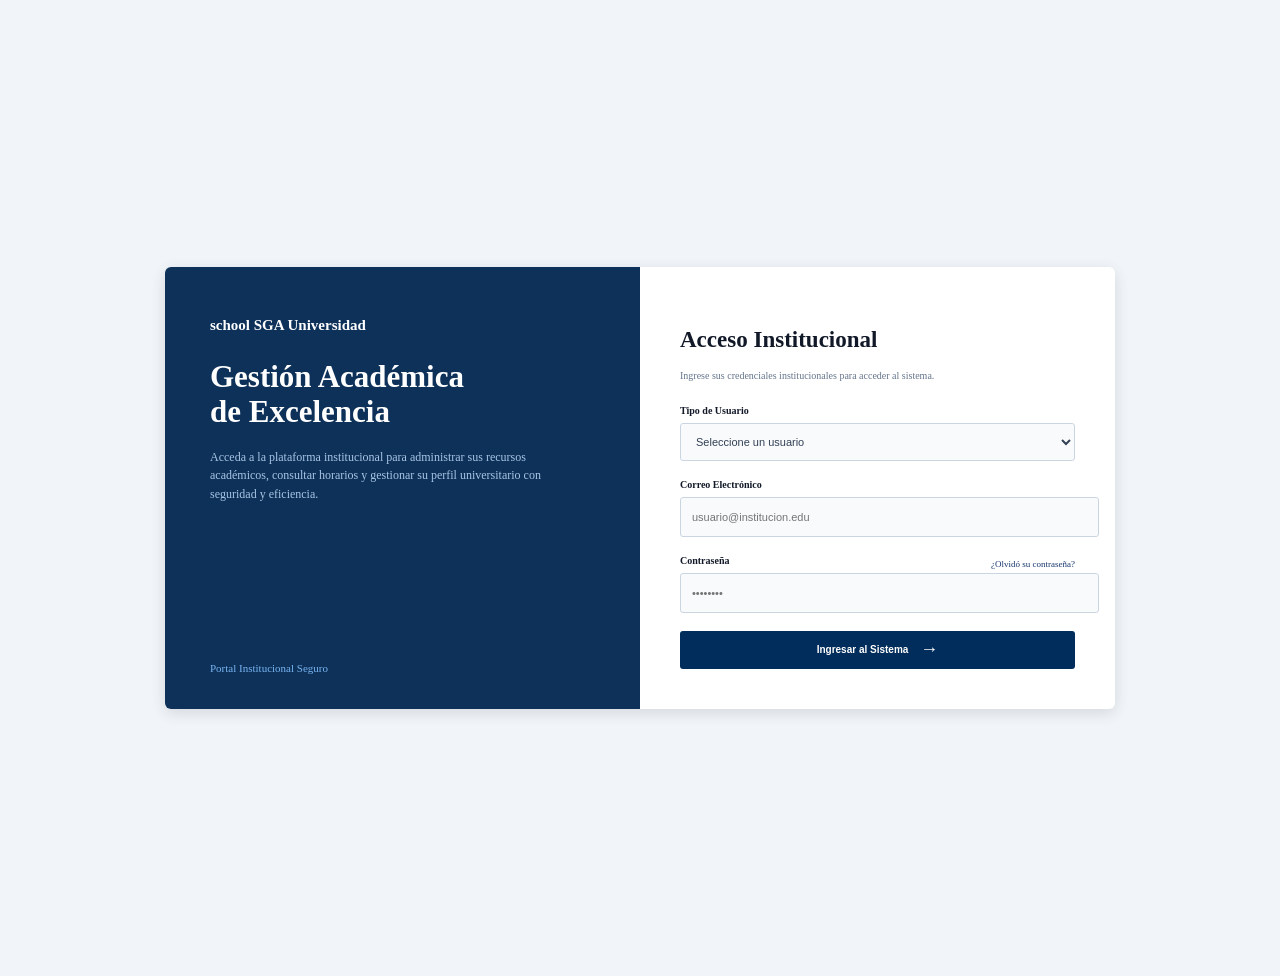
<file: estudiante/html/horario.html>
<!DOCTYPE html>
<html lang="es">
<head>
    <meta charset="UTF-8">
    <meta name="viewport" content="width=device-width, initial-scale=1.0">
    <title>Academia Pro - Horario</title>

    <!-- Conexión con CSS -->
    <link rel="stylesheet" href="../css/horario.css">
</head>

<body>

<div class="app">

    <!-- BARRA LATERAL -->
    <aside class="sidebar">

        <div class="logo">
            <div class="logo-icon">🎓</div>

            <div>
                <h2>Academia Pro</h2>
                <span>PORTAL ESTUDIANTE</span>
            </div>
        </div>

        <nav>
            <a class="active" href="#">⌂ Inicio</a>
            <a href="#">▣ Mis Cursos</a>
            <a href="#">▤ Horario</a>
            <a href="#">✓ Calificaciones</a>
        </nav>

    </aside>


    <!-- CONTENIDO PRINCIPAL -->
    <main class="main">

        <!-- BARRA SUPERIOR -->
        <header class="topbar">

            <div class="search">
                🔍 &nbsp; Buscar matrícula, estudiante o asignatura...
            </div>

            <div class="icons">
                ❔ &nbsp; 🔔 &nbsp; 👤
            </div>

        </header>


        <!-- INFORMACIÓN DEL ESTUDIANTE -->
        <section class="student-header">

            <div class="student-info">

                <div class="avatar">
                    👩🏻
                </div>

                <div>
                    <small>
                        PREGRADO • INGENIERÍA DE SISTEMAS
                    </small>

                    <h1>
                        Mis Asignaturas y Horario Semanal
                    </h1>

                    <p>
                        Estudiante:
                        <b>Sofía Delgado</b>
                        • Cód: 2021102049
                        • Semestre VI
                    </p>
                </div>

            </div>

            <button>
                ⇩ Exportar PDF
            </button>

        </section>


        <!-- TARJETAS -->
        <section class="cards">

            <div class="card">

                <small>CRÉDITOS INSCRITOS</small>

                <strong>
                    18 <em>/ 20 máx</em>
                </strong>

                <span>
                    Carga académica regular
                </span>

            </div>


            <div class="card">

                <small>ASIGNATURAS ACTIVAS</small>

                <strong>
                    5 Cursos
                </strong>

                <span>
                    100% Presencial
                </span>

            </div>


            <div class="card">

                <small>HORAS SEMANALES</small>

                <strong>
                    24 hrs
                </strong>

                <span>
                    16h teoría • 8h labs
                </span>

            </div>


            <div class="card">

                <small>EDIFICIOS / SEDES</small>

                <strong>
                    Bloques A, C
                </strong>

                <span>
                    Sede Central Campus Norte
                </span>

            </div>

        </section>


        <!-- BOTONES DEL HORARIO -->
        <div class="toolbar">

            <button class="selected">
                ▦ Horario Semanal (Grilla)
            </button>

            <button>
                ☷ Lista de Asignaturas
            </button>

            <div class="week">
                ‹ &nbsp; 📅 Semana 6: 24 Mar - 29 Mar, 2025 &nbsp; ›
            </div>

        </div>


        <!-- PRÓXIMA CLASE -->
        <div class="next-class">

            <div>

                <small>
                    🔔 PRÓXIMA CLASE EN CURSO
                </small>

                <h3>
                    Programación Orientada a Objetos • Lab 4 (Edificio C)
                </h3>

            </div>

            <div class="class-time">
                Horario de hoy
                <br>
                <b>10:00 - 12:00</b>
            </div>

            <button>
                Inicia en 35 min
            </button>

        </div>


        <!-- CONVENCIONES -->
        <div class="legend">

            <b>Convenciones de Cursos:</b>

            <span class="blue-dot"></span>
            Cálculo

            <span class="brown-dot"></span>
            Física

            <span class="dark-dot"></span>
            Prog. Orientada a Objetos

            <span class="gray-dot"></span>
            Álgebra

        </div>


        <!-- HORARIO -->
        <section class="schedule">

            <!-- HORAS -->
            <div class="time-column">

                <div>HORA</div>

                <div>07:00</div>
                <div>08:00</div>
                <div>09:00</div>
                <div>10:00</div>
                <div>11:00</div>
                <div>12:00</div>
                <div>13:00</div>
                <div>14:00</div>
                <div>15:00</div>
                <div>16:00</div>
                <div>17:00</div>
                <div>18:00</div>

            </div>


            <!-- LUNES -->
            <div class="day">

                <h4>LUNES</h4>

                <div class="event blue" style="top:32px;height:108px">

                    <b>MAT-201</b>
                    <br>

                    07:00 - 09:00
                    <br>

                    <strong>
                        Cálculo Diferencial
                    </strong>

                    <br>

                    <small>
                        Aula 302 • D. Valenzuela
                    </small>

                </div>


                <div class="event brown" style="top:418px;height:108px">

                    <b>FIS-102</b>
                    <br>

                    14:00 - 16:00
                    <br>

                    <strong>
                        Física Mecánica
                    </strong>

                    <br>

                    <small>
                        Lab Fís • Bloque A
                    </small>

                </div>

            </div>


            <!-- MARTES -->
            <div class="day">

                <h4>MARTES</h4>

                <div class="event blue" style="top:132px;height:108px">

                    <b>MAT-105</b>
                    <br>

                    09:00 - 11:00
                    <br>

                    <strong>
                        Álgebra Lineal
                    </strong>

                    <br>

                    <small>
                        Aula 104 • Quintero
                    </small>

                </div>


                <div class="event brown" style="top:518px;height:108px">

                    <b>SIS-310</b>
                    <br>

                    16:00 - 18:00
                    <br>

                    <strong>
                        Sistemas Digitales
                    </strong>

                    <br>

                    <small>
                        Lab Hardware 2
                    </small>

                </div>

            </div>


            <!-- MIÉRCOLES -->
            <div class="day">

                <h4>MIÉRCOLES</h4>

                <div class="event blue" style="top:32px;height:108px">

                    <b>MAT-201</b>
                    <br>

                    07:00 - 09:00
                    <br>

                    <strong>
                        Cálculo Diferencial
                    </strong>

                    <br>

                    <small>
                        Aula 302 • D. Valenzuela
                    </small>

                </div>


                <div class="event dark" style="top:232px;height:108px">

                    <b>SIS-204</b>
                    <br>

                    10:00 - 12:00
                    <br>

                    <strong>
                        Prog. Orientada a Objetos
                    </strong>

                    <br>

                    <small>
                        Lab 4 • Edificio C
                    </small>

                </div>


                <div class="event brown" style="top:418px;height:108px">

                    <b>FIS-102</b>
                    <br>

                    14:00 - 16:00
                    <br>

                    <strong>
                        Física Mecánica
                    </strong>

                    <br>

                    <small>
                        Aula 205 • Bloque A
                    </small>

                </div>

            </div>


            <!-- JUEVES -->
            <div class="day">

                <h4>JUEVES</h4>

                <div class="event brown" style="top:132px;height:108px">

                    <b>SIS-310</b>
                    <br>

                    09:00 - 11:00
                    <br>

                    <strong>
                        Sistemas Digitales
                    </strong>

                    <br>

                    <small>
                        Lab Hardware 2
                    </small>

                </div>

            </div>


            <!-- VIERNES -->
            <div class="day">

                <h4>VIERNES</h4>

                <div class="event blue" style="top:32px;height:108px">

                    <b>MAT-105</b>
                    <br>

                    07:00 - 09:00
                    <br>

                    <strong>
                        Álgebra Lineal
                    </strong>

                    <br>

                    <small>
                        Aula 104 • Quintero
                    </small>

                </div>


                <div class="event dark" style="top:418px;height:108px">

                    <b>SIS-204</b>
                    <br>

                    14:00 - 16:00
                    <br>

                    <strong>
                        Prog. Orientada a Objetos
                    </strong>

                    <br>

                    <small>
                        Lab 4 • Edificio C
                    </small>

                </div>

            </div>


            <!-- SÁBADO -->
            <div class="day">

                <h4>SÁBADO</h4>

                <div class="event gray" style="top:518px;height:108px">

                    <b>TUT-001</b>
                    <br>

                    16:00 - 18:00
                    <br>

                    <strong>
                        Taller Libre
                    </strong>

                    <br>

                    <small>
                        Biblioteca • Piso 2
                    </small>

                </div>

            </div>

        </section>


        <!-- PIE DE PÁGINA -->
        <footer>

            ⓘ Para cambios de grupo, solicitudes especiales o justificación
            de ausencias, diríjase al módulo de
            <b>Certificados y Trámites.</b>

            <span>
                Última actualización: Hoy, 08:30 AM
            </span>

        </footer>

    </main>

</div>


<!-- Conexión con JavaScript -->
<script src="../../js/auth.js" data-rol="estudiante"></script>
<script src="../js/horario.js"></script>

</body>
</html>
</file>
<file: css/gruposA.css>
:root {
--primary-dark: #0f2342;
--primary-blue: #1a365d;
--accent-blue: #2563eb;
--hover-blue: #1d4ed8;
--bg-light: #f8fafc;
--card-bg: #ffffff;
--text-main: #1e293b;
--text-muted: #64748b;
--border-color: #e2e8f0;

/* Status Colors */
--alert-bg: #fef2f2;
--alert-border: #fecaca;
--alert-text: #991b1b;
--warning-bg: #fffbe3;
--warning-border: #fef08a;
--warning-text: #854d0e;
--success-bg: #eff6ff;
--success-border: #bfdbfe;
--success-text: #1e40af;

--radius-sm: 6px;
--radius-md: 8px;
--radius-lg: 12px;
--shadow-sm: 0 1px 3px rgba(0,0,0,0.05);
--shadow-md: 0 4px 6px -1px rgba(0,0,0,0.05), 0 2px 4px -1px rgba(0,0,0,0.03);
--shadow-lg: 0 10px 15px -3px rgba(0,0,0,0.1);
}

{
box-sizing: border-box;
margin: 0;
padding: 0;
font-family: 'Inter', sans-serif;
}

body {
background-color: var(--bg-light);
color: var(--text-main);
display: flex;
min-height: 100vh;
}

/* Sidebar Navigation */
aside.sidebar {
width: 240px;
background-color: var(--primary-dark);
color: #ffffff;
display: flex;
flex-direction: column;
flex-shrink: 0;
transition: all 0.3s ease;
z-index: 10;
}

.sidebar-brand {
padding: 20px;
font-size: 1.25rem;
font-weight: 700;
display: flex;
align-items: center;
gap: 12px;
border-bottom: 1px solid rgba(255, 255, 255, 0.1);
color: #ffffff;
}

.sidebar-menu {
list-style: none;
padding: 20px 0;
flex-grow: 1;
}

.sidebar-menu li a {
display: flex;
align-items: center;
gap: 12px;
padding: 12px 20px;
color: #94a3b8;
text-decoration: none;
font-size: 0.9rem;
font-weight: 500;
transition: all 0.2s;
cursor: pointer;
}

.sidebar-menu li a:hover,
.sidebar-menu li.active a {
color: #ffffff;
background-color: rgba(255, 255, 255, 0.08);
border-left: 4px solid var(--accent-blue);
}

/* Main Container Layout */
.main-wrapper {
flex-grow: 1;
display: flex;
flex-direction: column;
min-width: 0;
}

/* Header Layout */
header.top-header {
background-color: #ffffff;
height: 64px;
border-bottom: 1px solid var(--border-color);
display: flex;
align-items: center;
justify-content: space-between;
padding: 0 24px;
gap: 16px;
}

.search-global {
position: relative;
width: 380px;
}

.search-global i {
position: absolute;
left: 12px;
top: 50%;
transform: translateY(-50%);
color: var(--text-muted);
font-size: 0.9rem;
}

.search-global input {
width: 100%;
padding: 8px 12px 8px 36px;
border: 1px solid var(--border-color);
border-radius: var(--radius-md);
background-color: #f9fafb;
font-size: 0.875rem;
outline: none;
transition: border-color 0.2s, background-color 0.2s;
}

.search-global input:focus {
border-color: var(--accent-blue);
background-color: #ffffff;
}

.header-actions {
display: flex;
align-items: center;
gap: 16px;
}

.icon-btn {
background: none;
border: none;
color: var(--text-muted);
font-size: 1.1rem;
cursor: pointer;
position: relative;
padding: 8px;
border-radius: 50%;
transition: background 0.2s, color 0.2s;
}

.icon-btn:hover {
background-color: var(--bg-light);
color: var(--text-main);
}

.icon-btn .badge {
position: absolute;
top: 6px;
right: 6px;
width: 8px;
height: 8px;
background-color: #ef4444;
border-radius: 50%;
}

.user-profile {
display: flex;
align-items: center;
gap: 10px;
padding-left: 12px;
border-left: 1px solid var(--border-color);
cursor: pointer;
}

.avatar {
width: 36px;
height: 36px;
border-radius: 50%;
background-color: var(--primary-dark);
color: white;
display: flex;
align-items: center;
justify-content: center;
font-size: 0.9rem;
}

/* Content Area */
main.content {
padding: 24px;
display: flex;
flex-direction: column;
gap: 20px;
max-width: 1400px;
margin: 0 auto;
width: 100%;
}

/* User Welcome Header */
.page-header-info {
display: flex;
justify-content: space-between;
align-items: center;
flex-wrap: wrap;
gap: 12px;
}

.user-title-box {
display: flex;
align-items: center;
gap: 12px;
}

.role-badge {
background-color: #fef3c7;
color: #92400e;
font-size: 0.75rem;
font-weight: 600;
padding: 3px 8px;
border-radius: 4px;
margin-left: 6px;
}

.top-action-btns {
display: flex;
gap: 10px;
}

.btn {
padding: 8px 16px;
border-radius: var(--radius-md);
font-size: 0.875rem;
font-weight: 600;
cursor: pointer;
border: 1px solid transparent;
display: inline-flex;
align-items: center;
gap: 8px;
transition: all 0.2s;
user-select: none;
}

.btn-light {
background-color: #ffffff;
border-color: var(--border-color);
color: var(--text-main);
}

.btn-light:hover {
background-color: #f1f5f9;
}

.btn-navy {
background-color: var(--primary-dark);
color: white;
}

.btn-navy:hover {
background-color: #1a3053;
}

.btn-primary {
background-color: var(--accent-blue);
color: white;
}

.btn-primary:hover {
background-color: var(--hover-blue);
}

/* Alert Banner */
.alert-banner {
background-color: var(--alert-bg);
border: 1px solid var(--alert-border);
border-radius: var(--radius-md);
padding: 14px 18px;
display: flex;
align-items: center;
justify-content: space-between;
color: var(--alert-text);
font-size: 0.875rem;
box-shadow: var(--shadow-sm);
}

.alert-content {
display: flex;
align-items: center;
gap: 14px;
}

.alert-icon {
background-color: #ef4444;
color: white;
padding: 8px;
border-radius: 6px;
display: flex;
align-items: center;
justify-content: center;
}

.timer-badge {
background-color: #fee2e2;
color: #991b1b;
font-weight: 600;
font-size: 0.75rem;
padding: 4px 12px;
border-radius: 20px;
border: 1px solid #fca5a5;
white-space: nowrap;
}

/* Dashboard Hero Banner */
.hero-banner {
background: linear-gradient(135deg, var(--primary-dark) 0%, var(--primary-blue) 100%);
color: white;
border-radius: var(--radius-lg);
padding: 28px;
display: flex;
justify-content: space-between;
align-items: center;
box-shadow: var(--shadow-md);
position: relative;
overflow: hidden;
}

.hero-info h2 {
font-size: 1.5rem;
margin-bottom: 8px;
font-weight: 700;
}

.hero-info p {
color: #cbd5e1;
font-size: 0.875rem;
max-width: 520px;
line-height: 1.5;
}

.hero-tag {
font-size: 0.75rem;
text-transform: uppercase;
letter-spacing: 0.05em;
color: #94a3b8;
font-weight: 600;
margin-bottom: 6px;
}

.hero-stats {
display: flex;
gap: 16px;
}

.stat-card {
background-color: rgba(255, 255, 255, 0.08);
border: 1px solid rgba(255, 255, 255, 0.12);
padding: 16px 20px;
border-radius: var(--radius-md);
min-width: 125px;
backdrop-filter: blur(4px);
}

.stat-value {
font-size: 1.75rem;
font-weight: 700;
margin-bottom: 2px;
display: flex;
align-items: baseline;
gap: 4px;
}

.stat-label {
font-size: 0.725rem;
color: #cbd5e1;
font-weight: 500;
}

.stat-sub {
font-size: 0.7rem;
color: #4ade80;
margin-top: 4px;
font-weight: 600;
}

/* Filters Bar */
.filter-bar {
background-color: white;
padding: 12px 18px;
border-radius: var(--radius-md);
border: 1px solid var(--border-color);
display: flex;
justify-content: space-between;
align-items: center;
flex-wrap: wrap;
gap: 12px;
box-shadow: var(--shadow-sm);
}

.filter-controls {
display: flex;
gap: 12px;
flex-wrap: wrap;
flex-grow: 1;
}

.filter-input, .filter-select {
padding: 8px 12px;
border: 1px solid var(--border-color);
border-radius: var(--radius-md);
font-size: 0.85rem;
outline: none;
background-color: #ffffff;
transition: border-color 0.2s;
}

.filter-input:focus, .filter-select:focus {
border-color: var(--accent-blue);
}

.filter-input {
width: 260px;
}

.group-count {
font-size: 0.85rem;
color: var(--text-muted);
font-weight: 500;
}

/* Course Cards Grid */
.course-grid {
display: grid;
grid-template-columns: repeat(2, 1fr);
gap: 20px;
}

.course-card {
background-color: var(--card-bg);
border: 1px solid var(--border-color);
border-radius: var(--radius-lg);
padding: 20px;
box-shadow: var(--shadow-sm);
display: flex;
flex-direction: column;
justify-content: space-between;
transition: transform 0.2s, box-shadow 0.2s;
}

.course-card:hover {
transform: translateY(-2px);
box-shadow: var(--shadow-md);
}

.card-header {
display: flex;
justify-content: space-between;
align-items: flex-start;
margin-bottom: 12px;
}

.course-code-tag {
background-color: #dbeafe;
color: #1e40af;
font-size: 0.75rem;
font-weight: 700;
padding: 3px 8px;
border-radius: 4px;
}

.semester-tag {
font-size: 0.75rem;
color: var(--text-muted);
margin-left: 6px;
font-weight: 500;
}

.course-icon {
color: var(--text-muted);
font-size: 1.1rem;
}

.course-title {
font-size: 1.15rem;
font-weight: 700;
color: var(--primary-dark);
margin-bottom: 4px;
}

.group-name {
font-size: 0.85rem;
color: var(--text-muted);
margin-bottom: 14px;
}

.course-details {
display: flex;
flex-direction: column;
gap: 6px;
margin-bottom: 16px;
font-size: 0.825rem;
color: #475569;
}

.detail-item {
display: flex;
align-items: center;
gap: 8px;
}

/* Card Status/Progress Boxes */
.status-box {
padding: 10px 12px;
border-radius: var(--radius-md);
margin-bottom: 16px;
font-size: 0.8rem;
}

.status-box.progress {
background-color: #f8fafc;
border: 1px solid var(--border-color);
}

.progress-bar-container {
height: 6px;
background-color: #e2e8f0;
border-radius: 3px;
margin-top: 6px;
overflow: hidden;
}

.progress-bar-fill {
height: 100%;
background-color: #854d0e;
border-radius: 3px;
}

.status-box.warning {
background-color: var(--warning-bg);
border: 1px solid var(--warning-border);
color: var(--warning-text);
}

.status-box.success {
background-color: var(--success-bg);
border: 1px solid var(--success-border);
color: var(--success-text);
}

.status-box.neutral {
background-color: #f8fafc;
border: 1px solid var(--border-color);
color: #334155;
}

.card-actions {
display: flex;
gap: 10px;
margin-top: auto;
}

.card-actions .btn {
flex: 1;
justify-content: center;
}

/* Footer Help Banner */
.footer-banner {
background-color: #ffffff;
border: 1px solid var(--border-color);
border-radius: var(--radius-lg);
padding: 20px;
display: flex;
justify-content: space-between;
align-items: center;
flex-wrap: wrap;
gap: 16px;
box-shadow: var(--shadow-sm);
}

.help-info {
display: flex;
align-items: center;
gap: 16px;
}

.help-icon {
width: 42px;
height: 42px;
background-color: #f1f5f9;
border-radius: var(--radius-md);
display: flex;
align-items: center;
justify-content: center;
color: var(--text-muted);
}

/* Modal Overlay & Card Container */
.modal-overlay {
position: fixed;
top: 0;
left: 0;
right: 0;
bottom: 0;
background-color: rgba(15, 23, 42, 0.6);
backdrop-filter: blur(2px);
display: flex;
align-items: center;
justify-content: center;
z-index: 1000;
opacity: 0;
pointer-events: none;
transition: opacity 0.2s ease;
}

.modal-overlay.active {
opacity: 1;
pointer-events: auto;
}

.modal-container {
background-color: white;
padding: 24px;
border-radius: var(--radius-lg);
width: 90%;
max-width: 550px;
box-shadow: var(--shadow-lg);
transform: translateY(10px);
transition: transform 0.2s ease;
}

.modal-overlay.active .modal-container {
transform: translateY(0);
}

.modal-header {
display: flex;
justify-content: space-between;
align-items: center;
margin-bottom: 16px;
border-bottom: 1px solid var(--border-color);
padding-bottom: 12px;
}

.modal-title-text {
font-size: 1.1rem;
font-weight: 700;
color: var(--primary-dark);
}

/* Notification Toast Container */
#toastContainer {
position: fixed;
bottom: 20px;
right: 20px;
z-index: 2000;
display: flex;
flex-direction: column;
gap: 10px;
}

.toast {
background-color: var(--primary-dark);
color: white;
padding: 12px 18px;
border-radius: var(--radius-md);
font-size: 0.875rem;
box-shadow: var(--shadow-lg);
display: flex;
align-items: center;
gap: 10px;
animation: slideIn 0.3s forwards, fadeOut 0.3s 2.7s forwards;
}

@keyframes slideIn {
from { transform: translateX(100%); opacity: 0; }
to { transform: translateX(0); opacity: 1; }
}

@keyframes fadeOut {
from { opacity: 1; }
to { opacity: 0; }
}

/* Responsividad */
@media (max-width: 992px) {
.course-grid {
grid-template-columns: 1fr;
}
.hero-banner {
flex-direction: column;
align-items: flex-start;
gap: 20px;
}
.hero-stats {
width: 100%;
justify-content: space-between;
}
}

@media (max-width: 768px) {
aside.sidebar {
width: 60px;
}
.sidebar-brand span, .sidebar-menu span {
display: none;
}
.search-global {
width: 180px;
}
}
</file>
<file: css/style.css>
/* =========================================
   ACCESO INSTITUCIONAL
   ========================================= */
.pagina-acceso {
    min-height: 100vh;
    background-color: #f1f5f9;
    display: flex;
    align-items: center;
    justify-content: center;
    padding: 30px;
}

/* CONTENEDOR PRINCIPAL */
.contenedor-acceso {
    width: 100%;
    max-width: 950px;
    min-height: 430px;
    background-color: white;
    display: grid;
    grid-template-columns: 1fr 1fr;
    border-radius: 6px;
    overflow: hidden;
    box-shadow: 0 4px 15px rgba(0, 0, 0, 0.12);
}

/* =========================================
   PANEL IZQUIERDO
   ========================================= */
.panel-informacion {
    background-color: #0d3159;
    color: white;
    padding: 35px 45px;
    display: flex;
    flex-direction: column;
    justify-content: space-between;
}

.panel-informacion h3 {
    font-size: 15px;
    margin-bottom: 25px;
    font-weight: bold;
}

.panel-informacion h1 {
    font-size: 31px;
    line-height: 1.12;
    margin-bottom: 18px;
}

.panel-informacion p {
    color: #a9c5e5;
    font-size: 12px;
    line-height: 1.55;
    max-width: 350px;
}

/* SEGURIDAD */
.seguridad {
    display: flex;
    align-items: center;
    gap: 10px;
    color: #78b4f1;
    font-size: 11px;
}

/* =========================================
   FORMULARIO DERECHO
   ========================================= */
.formulario-acceso {
    padding: 40px;
    display: flex;
    flex-direction: column;
    justify-content: center;
}

.formulario-acceso h2 {
    color: #111827;
    font-size: 23px;
    margin-bottom: 7px;
}

.descripcion-acceso {
    color: #64748b;
    font-size: 10px;
    margin-bottom: 24px;
}

/* CAMPOS */
.campo-acceso {
    margin-bottom: 18px;
}

.campo-acceso label {
    display: block;
    color: #111827;
    font-size: 10px;
    font-weight: bold;
    margin-bottom: 7px;
}

.campo-acceso input,
.campo-acceso select {
    width: 100%;
    height: 38px;
    padding: 0 11px;
    border: 1px solid #cbd5e1;
    border-radius: 3px;
    background-color: #f8fafc;
    color: #334155;
    font-size: 11px;
}

.campo-acceso input:focus,
.campo-acceso select:focus {
    outline: none;
    border-color: #2563eb;
}

/* CONTRASEÑA */
.label-password {
    display: flex;
    justify-content: space-between;
    align-items: center;
}

.label-password a {
    color: #17366d;
    font-size: 9px;
    text-decoration: none;
}

.label-password a:hover {
    text-decoration: underline;
}

/* BOTÓN */
.btn-ingresar {
    width: 100%;
    height: 38px;
    border: none;
    border-radius: 3px;
    background-color: #002d5b;
    color: white;
    font-size: 10px;
    font-weight: bold;
    cursor: pointer;
    display: flex;
    align-items: center;
    justify-content: center;
    gap: 12px;
}

.btn-ingresar:hover {
    background-color: #174a7c;
}

.btn-ingresar span {
    font-size: 18px;
}

/* =========================================
   RESPONSIVE
   ========================================= */
@media (max-width: 700px) {
    .pagina-acceso {
        padding: 15px;
    }
    .contenedor-acceso {
        grid-template-columns: 1fr;
        max-width: 500px;
    }
    .panel-informacion {
        padding: 30px;
    }
    .formulario-acceso {
        padding: 30px;
    }
}
/* MENSAJE DE ERROR DEL LOGIN */
.mensaje-error {
    margin-bottom: 14px;
    padding: 9px 11px;
    border-radius: 3px;
    background-color: #fef2f2;
    color: #b91c1c;
    font-size: 11px;
}
</file>
<file: admin/css/Ges_Universidad.css>
* {
    margin: 0;
    padding: 0;
    box-sizing: border-box;
}

body {
    font-family: Arial, sans-serif;
    background-color: #f5f7fa;
    color: #1e293b;
    font-size: 12px;
}

/* =========================================
   BARRA LATERAL
   ========================================= */

.sidebar {
    position: fixed;
    left: 0;
    top: 0;
    width: 190px;
    height: 100vh;
    background-color: #082b52;
    color: white;
    z-index: 10;
}

.logo-admin {
    padding: 15px 14px;
    border-bottom: 1px solid #23476c;
}

.logo-admin h2 {
    font-size: 15px;
    margin-bottom: 3px;
}

.logo-admin span {
    font-size: 8px;
    color: #9db8d3;
}

.usuario-admin {
    padding: 8px 14px;
    font-size: 9px;
    color: #b8cce0;
}

.menu {
    display: flex;
    flex-direction: column;
    gap: 3px;
    padding: 5px 8px;
}

.menu a {
    color: #d7e3ef;
    text-decoration: none;
    padding: 9px 8px;
    border-radius: 2px;
    font-size: 9px;
}

.menu a:hover,
.menu a.activo {
    background-color: #174a7c;
    color: white;
}

/* =========================================
   CONTENIDO
   ========================================= */
.contenido {
    margin-left: 190px;
    min-height: calc(100vh - 45px);
}

/* =========================================
   TOPBAR
   ========================================= */
.topbar {
    height: 45px;
    background-color: white;
    border-bottom: 1px solid #dce2e8;
    display: flex;
    align-items: center;
    justify-content: space-between;
    padding: 0 25px;
}

.buscador input {
    width: 200px;
    height: 26px;
    border: 1px solid #cbd5e1;
    padding: 0 10px;
    font-size: 9px;
}

.perfil {
    display: flex;
    align-items: center;
    gap: 12px;
    color: #64748b;
}

.perfil div {
    display: flex;
    flex-direction: column;
}

.perfil strong {
    font-size: 9px;
    color: #334155;
}

.perfil small {
    font-size: 8px;
}

.avatar {
    width: 27px;
    height: 27px;
    background-color: #dbeafe;
    border-radius: 50%;
    align-items: center !important;
    justify-content: center;
    font-size: 9px;
    color: #174a7c;
}

/* =========================================
   ENCABEZADO
   ========================================= */
.encabezado-panel {
    display: flex;
    justify-content: space-between;
    align-items: center;
    padding: 25px 30px 15px;
}

.encabezado-panel h1 {
    font-size: 19px;
    color: #172b45;
    margin-bottom: 5px;
}

.encabezado-panel p {
    color: #64748b;
    font-size: 9px;
}

.acciones-panel {
    display: flex;
    gap: 8px;
}

.acciones-panel button {
    min-width: 65px;
    height: 40px;
    background-color: white;
    border: 1px solid #8da1b5;
    color: #174a7c;
    font-size: 8px;
    cursor: pointer;
}

.acciones-panel button:last-child {
    background-color: #082b52;
    color: white;
    border-color: #082b52;
}

/* =========================================
   ESTADÍSTICAS
   ========================================= */
.estadisticas {
    display: grid;
    grid-template-columns: repeat(3, 1fr);
    gap: 12px;
    padding: 0 30px 15px;
}

.estadistica {
    background-color: white;
    border: 1px solid #dce2e8;
    border-radius: 3px;
    padding: 12px;
    display: flex;
    justify-content: space-between;
    min-height: 70px;
}

.estadistica span {
    display: block;
    color: #64748b;
    font-size: 8px;
    text-transform: uppercase;
    margin-bottom: 4px;
}

.estadistica strong {
    display: block;
    color: #173b62;
    font-size: 17px;
    margin-bottom: 4px;
}

.estadistica small {
    color: #64748b;
    font-size: 7px;
}

.icono-estadistica {
    width: 27px;
    height: 27px;
    background-color: #dbeafe;
    color: #174a7c;
    display: flex;
    align-items: center;
    justify-content: center;
    border-radius: 5px;
    font-size: 12px;
}

/* =========================================
   TABLAS
   ========================================= */
.tablas {
    display: grid;
    grid-template-columns: 1fr 1fr;
    gap: 12px;
    padding: 0 30px 15px;
}

.tabla-contenedor {
    background-color: white;
    border: 1px solid #dce2e8;
    border-radius: 3px;
    overflow: hidden;
}

.titulo-tabla {
    height: 40px;
    padding: 0 12px;
    display: flex;
    align-items: center;
    justify-content: space-between;
    border-bottom: 1px solid #e2e8f0;
}

.titulo-tabla h2 {
    font-size: 11px;
    color: #173b62;
}

.titulo-tabla a {
    color: #174a7c;
    text-decoration: none;
    font-size: 8px;
}

table {
    width: 100%;
    border-collapse: collapse;
}

th {
    background-color: #f8fafc;
    color: #64748b;
    font-size: 7px;
    text-align: left;
    padding: 7px;
}

td {
    border-top: 1px solid #edf1f5;
    padding: 8px 7px;
    color: #475569;
    font-size: 8px;
}

.estado {
    padding: 3px 5px;
    border-radius: 2px;
    font-size: 6px;
}

.activo-estado {
    background-color: #dbeafe;
    color: #174a7c;
}

.inactivo-estado {
    background-color: #e2e8f0;
    color: #64748b;
}

/* =========================================
   ACCESOS RÁPIDOS
   ========================================= */
.accesos {
    background-color: white;
    border: 1px solid #dce2e8;
    margin: 0 30px 20px;
    border-radius: 3px
}

.titulo-accesos {
    height: 38px;
    padding: 0 12px;
    display: flex;
    align-items: center;
    justify-content: space-between;
    border-bottom: 1px solid #e2e8f0;
}

.titulo-accesos h2 {
    font-size: 11px;
    color: #173b62;
}

.titulo-accesos span {
    font-size: 7px;
    color: #64748b;
}

.accesos-grid {
    display: grid;
    grid-template-columns: repeat(3, 1fr);
    gap: 8px;
    padding: 10px;
}

.acceso {
    background-color: white;
    border: 1px solid #ccd6e0;
    min-height: 45px;
    display: flex;
    align-items: center;
    gap: 9px;
    padding: 7px;
    text-align: left;
    cursor: pointer;
}

.acceso:hover {
    border-color: #174a7c;
}

.acceso-icono {
    width: 25px;
    height: 25px;
    background-color: #dbeafe;
    color: #174a7c;
    display: flex;
    align-items: center;
    justify-content: center;
    border-radius: 4px;
}

.acceso strong {
    display: block;
    color: #334155;
    font-size: 8px;
    margin-bottom: 3px;
}

.acceso small {
    color: #64748b;
    font-size: 7px;
}

/* =========================================
   FOOTER
   ========================================= */
.footer-admin {
    margin-left: 190px;
    height: 45px;
    background-color: white;
    border-top: 1px solid #dce2e8;
    display: flex;
    align-items: center;
    justify-content: space-between;
    padding: 0 30px;
    color: #64748b;
    font-size: 7px;
}

.footer-admin a {
    color: #64748b;
    text-decoration: none;
    margin-left: 15px;
}

/* =========================================
   RESPONSIVE
   ========================================= */
@media (max-width: 800px) {

    .sidebar {
        width: 150px;
    }

    .contenido,
    .footer-admin {
        margin-left: 150px;
    }

    .estadisticas {
        grid-template-columns: 1fr;
    }

    .tablas {
        grid-template-columns: 1fr;
    }

    .accesos-grid {
        grid-template-columns: 1fr;
    }

}
</file>
<file: admin/css/grupo.css>
/* =========================================
   CREAR GRUPO
   ========================================= */
.ruta {
    display: flex;
    align-items: center;
    gap: 8px;
    color: #64748b;
    font-size: 10px;
}

.ruta strong {
    color: #173b62;
    font-size: 12px;
}


/* ENCABEZADO */
.encabezado-grupo {
    padding: 25px 35px 15px;
}

.encabezado-grupo h1 {
    color: #172b45;
    font-size: 22px;
    margin-bottom: 6px;
}

.encabezado-grupo p {
    color: #64748b;
    font-size: 10px;
}


/* FORMULARIO */

.formulario-grupo {
    background-color: white;
    border: 1px solid #dce2e8;
    border-radius: 5px;
    margin: 0 35px 25px;
    padding: 20px;
}

.seccion-formulario {
    margin-bottom: 22px;
}

.seccion-formulario h2 {
    color: #173b62;
    font-size: 13px;
    padding-bottom: 9px;
    margin-bottom: 12px;
    border-bottom: 1px solid #e2e8f0;
}

.linea-formulario {
    display: grid;
    grid-template-columns: 1fr 1fr;
    gap: 12px;
}

.campo-grupo {
    display: flex;
    flex-direction: column;
}

.campo-grupo label {
    color: #475569;
    font-size: 9px;
    font-weight: bold;
    margin-bottom: 6px;
}

.campo-grupo input,
.campo-grupo select {
    width: 100%;
    height: 34px;
    padding: 0 10px;
    border: 1px solid #d5dee8;
    border-radius: 3px;
    background-color: #f8fafc;
    color: #475569;
    font-size: 10px;
}

.campo-grupo input:focus,
.campo-grupo select:focus {
    outline: none;
    border-color: #2563eb;
}


/* BOTONES */
.botones-grupo {
    display: flex;
    align-items: center;
    justify-content: space-between;
    border-top: 1px solid #e2e8f0;
    padding-top: 15px;
    margin-top: 5px;
}

.btn-cancelar {
    color: #64748b;
    text-decoration: none;
    font-size: 10px;
    margin-left: 15px;
}

.btn-cancelar:hover {
    color: #173b62;
}

.botones-grupo button {
    width: auto;
    min-width: 115px;
    height: 32px;
    padding: 0 15px;
    border: none;
    border-radius: 3px;
    background-color: #082b52;
    color: white;
    font-size: 9px;
    font-weight: bold;
    cursor: pointer;
}

.botones-grupo button:hover {
    background-color: #174a7c;
}

/* RESPONSIVE */
@media (max-width: 800px) {

    .encabezado-grupo {
        padding: 20px;
    }

    .formulario-grupo {
        margin: 0 20px 20px;
        padding: 15px;
    }

    .linea-formulario {
        grid-template-columns: 1fr;
    }

}
</file>
<file: admin/css/materia.css>
* {
    box-sizing: border-box;
}

body {
    margin: 0;
    background-color: #f3f6fa;
    color: #17324d;
    font-family: Arial, sans-serif;
}

/* BARRA LATERAL */
.sidebar {
    position: fixed;
    top: 0;
    left: 0;
    width: 235px;
    height: 100vh;
    background-color: #062c55;
    color: white;
}

.logo {
    padding: 25px 20px;
    border-bottom: 1px solid #284b6d;
}

.logo h2 {
    margin: 0;
    font-size: 21px;
}

.logo p {
    margin-top: 8px;
    font-size: 9px;
    color: #b9cce0;
}

.perfil-admin {
    display: flex;
    flex-direction: column;
    padding: 20px;
    border-bottom: 1px solid #284b6d;
}

.perfil-admin strong {
    font-size: 12px;
}

.perfil-admin span {
    margin-top: 5px;
    font-size: 10px;
    color: #b9cce0;
}

.menu {
    display: flex;
    flex-direction: column;
    padding-top: 15px;
}

.menu a {
    padding: 15px 20px;
    color: #dbe8f5;
    text-decoration: none;
    font-size: 12px;
}

.menu a:hover,
.menu a.activo {
    background-color: #174a7c;
    color: white;
    border-left: 4px solid #62a5ef;
}

/* CONTENIDO PRINCIPAL */
.contenido {
    margin-left: 235px;
    padding: 0 30px 35px;
}

.barra-superior {
    display: flex;
    justify-content: space-between;
    align-items: center;
    padding: 20px 0;
    border-bottom: 1px solid #dce4ec;
}

.ruta {
    display: flex;
    gap: 8px;
    font-size: 12px;
}

.ruta span {
    color: #7b8794;
}

.usuario-superior {
    display: flex;
    align-items: center;
    gap: 12px;
    font-size: 12px;
}

.avatar {
    display: flex;
    justify-content: center;
    align-items: center;
    width: 35px;
    height: 35px;
    background-color: #dceaff;
    color: #174a7c;
    border-radius: 50%;
    font-weight: bold;
}

/* ENCABEZADO */
.encabezado {
    display: flex;
    justify-content: space-between;
    align-items: center;
    padding: 25px 0 20px;
}

.encabezado small {
    color: #64748b;
    font-size: 10px;
    font-weight: bold;
}

.encabezado h1 {
    margin: 8px 0;
    color: #17324d;
    font-size: 25px;
}

.encabezado p {
    margin: 0;
    color: #64748b;
    font-size: 13px;
}

.acciones-superiores {
    display: flex;
    gap: 8px;
}

button {
    cursor: pointer;
}

.acciones-superiores button,
.btn-secundario {
    padding: 10px 13px;
    background-color: white;
    color: #17324d;
    border: 1px solid #cbd5e1;
    border-radius: 4px;
    font-size: 11px;
}

.acciones-superiores button:hover,
.btn-secundario:hover {
    background-color: #edf3f9;
}

/* AVISO */
.aviso {
    display: flex;
    align-items: center;
    gap: 14px;
    margin-bottom: 20px;
    padding: 16px;
    background-color: #062c55;
    color: white;
    border-radius: 5px;
}

.aviso-icono {
    padding: 10px;
    background-color: #174a7c;
    border-radius: 4px;
}

.aviso strong {
    font-size: 12px;
}

.aviso p {
    margin: 5px 0 0;
    color: #d6e5f5;
    font-size: 11px;
}

/* BLOQUES DEL FORMULARIO */
.bloque {
    padding: 22px;
    margin-bottom: 18px;
    background-color: white;
    border: 1px solid #dce4ec;
    border-radius: 5px;
}

.titulo-bloque {
    display: flex;
    align-items: center;
    gap: 10px;
    margin-bottom: 20px;
    padding-bottom: 12px;
    border-bottom: 1px solid #e2e8f0;
}

.titulo-bloque span {
    display: flex;
    justify-content: center;
    align-items: center;
    width: 25px;
    height: 25px;
    background-color: #e7efff;
    color: #1454a0;
    border-radius: 4px;
    font-size: 12px;
    font-weight: bold;
}

.titulo-bloque h2 {
    margin: 0;
    color: #173b62;
    font-size: 16px;
}

.campos {
    display: grid;
    grid-template-columns: repeat(3, 1fr);
    gap: 18px;
}

.campo {
    display: flex;
    flex-direction: column;
}

.campo label {
    margin-bottom: 7px;
    color: #475569;
    font-size: 11px;
    font-weight: bold;
}

.campo input,
.campo select,
.campo textarea {
    width: 100%;
    padding: 10px;
    background-color: #f8fafc;
    color: #475569;
    border: 1px solid #cbd5e1;
    border-radius: 4px;
    font-size: 11px;
}

.campo input,
.campo select {
    height: 37px;
}

.campo textarea {
    min-height: 90px;
    resize: vertical;
}

.campo input:focus,
.campo select:focus,
.campo textarea:focus {
    outline: none;
    border-color: #2563eb;
}

.campo-completo {
    grid-column: span 3;
}

/* BOTONES */
.botones {
    display: flex;
    justify-content: flex-end;
    gap: 10px;
    margin-bottom: 25px;
}

.btn-principal {
    padding: 11px 17px;
    background-color: #062c55;
    color: white;
    border: 1px solid #062c55;
    border-radius: 4px;
    font-size: 11px;
    font-weight: bold;
}

.btn-principal:hover {
    background-color: #174a7c;
}

/* TABLA */
.tabla-contenedor {
    padding: 22px;
    background-color: white;
    border: 1px solid #dce4ec;
    border-radius: 5px;
    overflow-x: auto;
}

.cabecera-tabla {
    display: flex;
    justify-content: space-between;
    align-items: center;
    margin-bottom: 18px;
}

.cabecera-tabla h2 {
    margin: 0;
    color: #173b62;
    font-size: 17px;
}

.cabecera-tabla p {
    margin: 5px 0 0;
    color: #64748b;
    font-size: 11px;
}

#buscarMateria {
    width: 230px;
    padding: 10px;
    border: 1px solid #cbd5e1;
    border-radius: 4px;
}

table {
    width: 100%;
    border-collapse: collapse;
    font-size: 11px;
}

th {
    padding: 13px 8px;
    background-color: #f1f5f9;
    color: #475569;
    text-align: left;
}

td {
    padding: 13px 8px;
    color: #64748b;
    border-bottom: 1px solid #e5eaf0;
}

.btn-tabla {
    margin-right: 5px;
    background: transparent;
    color: #2563eb;
    border: none;
    font-size: 15px;
}

.btn-tabla:hover {
    color: #062c55;
}

/* RESPONSIVE */
@media (max-width: 1000px) {

    .campos {
        grid-template-columns: repeat(2, 1fr);
    }

    .campo-completo {
        grid-column: span 2;
    }

    .encabezado {
        display: block;
    }

    .acciones-superiores {
        margin-top: 18px;
    }

}

@media (max-width: 700px) {

    .sidebar {
        position: relative;
        width: 100%;
        height: auto;
    }

    .menu {
        flex-direction: row;
        flex-wrap: wrap;
    }

    .contenido {
        margin-left: 0;
        padding: 15px;
    }

    .barra-superior {
        display: block;
    }

    .usuario-superior {
        margin-top: 12px;
    }

    .campos {
        grid-template-columns: 1fr;
    }

    .campo-completo {
        grid-column: span 1;
    }

    .botones {
        flex-direction: column;
    }

    .botones button {
        width: 100%;
        margin: 0;
    }

    .cabecera-tabla {
        display: block;
    }

    #buscarMateria {
        width: 100%;
        margin-top: 12px;
    }

}
</file>
<file: admin/css/usuario.css>
/* =========================================
   REGISTRO DE USUARIO
   ========================================= */
body {
    background-color: #f4f7fa;
}

/* RUTA */
.ruta {
    display: flex;
    gap: 8px;
    color: #64748b;
    font-size: 10px;
}

.ruta strong {
    color: #173b62;
    font-size: 12px;
}

/* ENCABEZADO */
.encabezado-usuario {
    display: flex;
    justify-content: space-between;
    align-items: center;
    padding: 22px 35px 15px;
}

.titulo-superior {
    color: #64748b;
    font-size: 8px;
    margin-bottom: 7px;
}

.encabezado-usuario h1 {
    color: #172b45;
    font-size: 21px;
    margin-bottom: 6px;
}

.encabezado-usuario p {
    color: #64748b;
    font-size: 10px;
}

.acciones-superiores {
    display: flex;
    align-items: center;
    gap: 12px;
}

.etiqueta-periodo {
    background-color: #fff0d9;
    color: #98651e;
    padding: 9px;
    font-size: 9px;
}

.acciones-superiores button {
    background-color: white;
    border: 1px solid #cbd5e1;
    color: #334155;
    padding: 10px;
    font-size: 9px;
    cursor: pointer;
}

/* ÁREA DEL FORMULARIO */
.area-formulario {
    padding: 0 35px 25px;
}

.bloque-formulario {
    background-color: white;
    border: 1px solid #dce4eb;
    border-radius: 4px;
    padding: 17px;
    margin-bottom: 13px;
}

.paso {
    color: #64748b;
    font-size: 8px;
    margin-bottom: 5px;
}

.bloque-formulario h2 {
    color: #173b62;
    font-size: 13px;
    margin-bottom: 12px;
}

/* PERFILES */
.perfiles-usuario {
    display: grid;
    grid-template-columns: 1fr 1fr;
    gap: 12px;
}

.perfil-opcion {
    display: block;
    cursor: pointer;
}

.perfil-opcion input {
    display: none;
}

.perfil-contenido {
    min-height: 120px;
    padding: 13px;
    background-color: #f1f5f9;
    border: 1px solid transparent;
    border-radius: 5px;
}

.perfil-opcion input:checked + .perfil-contenido {
    border-color: #2563eb;
    background-color: #eaf2ff;
}

.perfil-icono {
    width: 27px;
    height: 27px;
    background-color: #082b52;
    color: white;
    display: flex;
    align-items: center;
    justify-content: center;
    margin-bottom: 8px;
    border-radius: 4px;
}

.perfil-contenido h3 {
    color: #173b62;
    font-size: 11px;
    margin-bottom: 7px;
}

.perfil-contenido p {
    color: #64748b;
    font-size: 9px;
    line-height: 1.5;
}

/* TÍTULOS DE BLOQUE */
.titulo-bloque {
    display: flex;
    align-items: center;
    gap: 8px;
    border-bottom: 1px solid #e2e8f0;
    padding-bottom: 10px;
    margin-bottom: 13px;
}

.titulo-bloque span {
    width: 20px;
    height: 20px;
    display: flex;
    align-items: center;
    justify-content: center;
    background-color: #e7efff;
    color: #2563eb;
    font-size: 10px;
    border-radius: 4px;
}

.titulo-bloque h2 {
    margin: 0;
}

/* CAMPOS */
.grid-campos {
    display: grid;
    grid-template-columns: repeat(3, 1fr);
    gap: 13px;
}

.campo-usuario {
    display: flex;
    flex-direction: column;
}

.campo-usuario label {
    color: #475569;
    font-size: 8px;
    font-weight: bold;
    margin-bottom: 6px;
}

.campo-usuario input,
.campo-usuario select {
    width: 100%;
    height: 32px;
    padding: 0 9px;
    border: 1px solid #d5dee8;
    border-radius: 3px;
    background-color: #f8fafc;
    color: #475569;
    font-size: 9px;
}

.campo-usuario input:focus,
.campo-usuario select:focus {
    outline: none;
    border-color: #2563eb;
}

.campo-completo {
    grid-column: span 3;
}

.campo-usuario small {
    color: #64748b;
    font-size: 8px;
    line-height: 1.4;
    margin-top: 6px;
}

/* OPCIONES ACADÉMICAS */
.opciones-estado {
    display: grid;
    grid-template-columns: 1fr 1fr;
    gap: 25px;
    margin-top: 15px;
}

.opciones-estado > div > label {
    display: block;
    color: #475569;
    font-size: 8px;
    font-weight: bold;
    margin-bottom: 9px;
}

.radio-grupo {
    display: flex;
    gap: 15px;
    flex-wrap: wrap;
}

.radio-grupo label {
    font-size: 9px;
    color: #475569;
    font-weight: normal;
}

.radio-grupo input {
    accent-color: #2563eb;
}

/* SEGURIDAD */
.seguridad-grid {
    display: grid;
    grid-template-columns: 1fr 1fr;
    gap: 20px;
}

.opciones-seguridad {
    display: flex;
    flex-direction: column;
    gap: 15px;
    padding-top: 10px;
}

.opciones-seguridad label {
    color: #475569;
    font-size: 9px;
}

.opciones-seguridad input {
    accent-color: #2563eb;
}

/* BOTONES */
.botones-usuario {
    display: flex;
    align-items: center;
    justify-content: flex-end;
    gap: 10px;
    padding: 5px 0 20px;
}

.botones-usuario button {
    min-height: 34px;
    padding: 0 15px;
    border-radius: 3px;
    font-size: 9px;
    cursor: pointer;
}

.btn-descartar {
    background-color: transparent;
    border: none;
    color: #64748b;
}

.btn-guardar {
    background-color: white;
    border: 1px solid #cbd5e1;
    color: #334155;
}

.btn-registrar {
    background-color: #002d5b;
    border: 1px solid #002d5b;
    color: white;
    font-weight: bold;
}

.btn-registrar:hover {
    background-color: #174a7c;
}

/* RESPONSIVE */
@media (max-width: 900px) {

    .grid-campos {
        grid-template-columns: repeat(2, 1fr);
    }

    .campo-completo {
        grid-column: span 2;
    }

    .perfiles-usuario,
    .seguridad-grid {
        grid-template-columns: 1fr;
    }

}

@media (max-width: 650px) {

    .encabezado-usuario {
        flex-direction: column;
        align-items: flex-start;
        gap: 15px;
        padding: 20px;
    }

    .area-formulario {
        padding: 0 20px 20px;
    }

    .grid-campos {
        grid-template-columns: 1fr;
    }

    .campo-completo {
        grid-column: span 1;
    }

    .opciones-estado {
        grid-template-columns: 1fr;
    }

    .botones-usuario {
        flex-direction: column;
        align-items: stretch;
    }

}
</file>
<file: docente/css/configcriterios.css>
/* configcreterios.css */

/* --- RESET & VARIABLES --- */
:root {
    --bg-main: #f3f6fa;
    --sidebar-bg: #0b1a30;
    --sidebar-hover: #15294a;
    --card-bg: #ffffff;
    --text-color: #2b3674;
    --text-muted: #707ebe;
    --border-color: #e2e8f0;
    --primary-color: #0b1a30;
    --accent-blue: #0061ff;
    --success-color: #2e7d32;
    --warning-color: #d97706;
    --danger-color: #d32f2f;
    --font-family: 'Inter', sans-serif;
}

* {
    margin: 0;
    padding: 0;
    box-sizing: border-box;
    font-family: var(--font-family);
}

body {
    background-color: var(--bg-main);
    color: var(--text-color);
    min-height: 100vh;
}

/* --- LAYOUT CONTENEDOR --- */
.layout {
    display: flex;
    min-height: 100vh;
}

/* --- SIDEBAR LATERAL --- */
.sidebar {
    width: 260px;
    background-color: var(--sidebar-bg);
    color: #ffffff;
    padding: 24px 16px;
    display: flex;
    flex-direction: column;
    gap: 28px;
    flex-shrink: 0;
}

.brand {
    display: flex;
    align-items: center;
    gap: 12px;
}

.brand-icon {
    font-size: 1.8rem;
    color: #ffffff;
}

.brand-text h2 {
    font-size: 1.1rem;
    font-weight: 700;
}

.brand-text span {
    font-size: 0.75rem;
    color: #94a3b8;
}

.user-card {
    background-color: rgba(255, 255, 255, 0.05);
    padding: 12px;
    border-radius: 8px;
    display: flex;
    align-items: center;
    gap: 12px;
}

.user-avatar {
    width: 36px;
    height: 36px;
    background-color: #ffffff22;
    border-radius: 50%;
    display: flex;
    align-items: center;
    justify-content: center;
}

.user-info h4 {
    font-size: 0.85rem;
    font-weight: 600;
}

.badge-role {
    font-size: 0.7rem;
    background-color: #b45309;
    color: #fff;
    padding: 2px 6px;
    border-radius: 4px;
}

.sidebar-nav {
    display: flex;
    flex-direction: column;
    gap: 8px;
}

.nav-item {
    display: flex;
    align-items: center;
    gap: 12px;
    padding: 12px 14px;
    color: #94a3b8;
    text-decoration: none;
    font-size: 0.9rem;
    border-radius: 6px;
    transition: all 0.2s;
}

.nav-item:hover, .nav-item.active {
    background-color: var(--sidebar-hover);
    color: #ffffff;
}

/* --- MAIN CONTENT --- */
.main-content {
    flex-grow: 1;
    padding: 24px 36px;
    overflow-y: auto;
}

/* --- HEADER --- */
.top-header {
    display: flex;
    justify-content: space-between;
    align-items: center;
    margin-bottom: 24px;
}

.header-title h1 {
    font-size: 1.25rem;
    color: var(--text-color);
}

.header-title span {
    color: var(--text-muted);
    font-weight: 400;
}

.header-actions {
    display: flex;
    align-items: center;
    gap: 12px;
}

.search-bar {
    position: relative;
    width: 240px;
}

.search-bar i {
    position: absolute;
    left: 12px;
    top: 50%;
    transform: translateY(-50%);
    color: #a0aec0;
}

.search-bar input {
    width: 100%;
    padding: 8px 12px 8px 36px;
    border-radius: 20px;
    border: 1px solid var(--border-color);
    outline: none;
    font-size: 0.85rem;
}

.btn-icon {
    background: #ffffff;
    border: 1px solid var(--border-color);
    width: 36px;
    height: 36px;
    border-radius: 50%;
    cursor: pointer;
    color: #4a5568;
}

.avatar-sm img {
    width: 36px;
    height: 36px;
    border-radius: 50%;
    object-fit: cover;
}

/* --- PAGE TITLE SECTION --- */
.page-title-section {
    margin-bottom: 24px;
}

.page-title-section h2 {
    font-size: 1.5rem;
    font-weight: 700;
    margin-bottom: 4px;
}

.subtitle {
    font-size: 0.85rem;
    color: var(--text-muted);
}

/* --- CARDS & PANELS --- */
.card {
    background-color: var(--card-bg);
    border-radius: 10px;
    border: 1px solid var(--border-color);
    padding: 20px;
}

.shadow-sm {
    box-shadow: 0 2px 4px rgba(0,0,0,0.02);
}

.card-header h3 {
    font-size: 1.05rem;
    font-weight: 600;
    display: flex;
    align-items: center;
    gap: 8px;
}

/* --- FORMULARIOS Y BOTONES --- */
.criterio-form {
    display: flex;
    align-items: flex-end;
    gap: 16px;
    margin-top: 16px;
}

.form-group {
    display: flex;
    flex-direction: column;
    gap: 6px;
}

.form-group label {
    font-size: 0.8rem;
    color: var(--text-muted);
    font-weight: 500;
}

.form-group input {
    padding: 9px 12px;
    border-radius: 6px;
    border: 1px solid var(--border-color);
    outline: none;
    font-size: 0.9rem;
}

.flex-grow { flex-grow: 1; }
.w-30 { width: 30%; }

.btn {
    padding: 9px 18px;
    border-radius: 6px;
    border: none;
    font-size: 0.85rem;
    font-weight: 600;
    cursor: pointer;
    display: inline-flex;
    align-items: center;
    gap: 8px;
    transition: all 0.2s;
}

.btn-primary { background-color: var(--sidebar-bg); color: #ffffff; }
.btn-primary:hover { background-color: var(--sidebar-hover); }

.btn-outline { background-color: #ffffff; border: 1px solid var(--border-color); color: var(--text-color); }
.btn-outline:hover { background-color: #f8fafc; }

.btn-dark { background-color: var(--sidebar-bg); color: #ffffff; }
.btn-dark:hover { background-color: var(--sidebar-hover); }

.btn-success { background-color: #2d8a54; color: #ffffff; }
.btn-success:hover { background-color: #236c42; }

/* --- TABLAS --- */
.table-responsive { width: 100%; overflow-x: auto; }

.table {
    width: 100%;
    border-collapse: collapse;
    font-size: 0.875rem;
}

.table th, .table td {
    padding: 12px 14px;
    border-bottom: 1px solid var(--border-color);
}

.table th {
    background-color: #f8fafc;
    color: var(--text-muted);
    font-weight: 600;
    text-align: left;
}

.table-bordered th, .table-bordered td {
    border: 1px solid var(--border-color);
}

.text-center { text-align: center; }
.text-right { text-align: right; }
.text-muted { color: var(--text-muted); }
.font-weight-bold { font-weight: 700; }
.font-weight-medium { font-weight: 500; }

.btn-delete {
    background: none;
    border: none;
    color: var(--danger-color);
    cursor: pointer;
    font-size: 0.95rem;
}

.success-text { color: var(--success-color); }
.danger-text { color: var(--danger-color); }

.grade-input {
    width: 65px;
    padding: 6px;
    text-align: center;
    border: 1px solid var(--border-color);
    border-radius: 4px;
    outline: none;
}

.grade-input:focus {
    border-color: var(--accent-blue);
}

.score-cell.text-success { color: var(--success-color); }
.score-cell.text-warning { color: var(--warning-color); }
.score-cell.text-danger { color: var(--danger-color); }

.flex-between {
    display: flex;
    justify-content: space-between;
    align-items: center;
}

.action-buttons {
    display: flex;
    gap: 10px;
}

.mt-3 { margin-top: 12px; }
.mt-4 { margin-top: 24px; }
</file>
<file: docente/css/gruposA.css>
:root {
--primary-dark: #0f2342;
--primary-blue: #1a365d;
--accent-blue: #2563eb;
--hover-blue: #1d4ed8;
--bg-light: #f8fafc;
--card-bg: #ffffff;
--text-main: #1e293b;
--text-muted: #64748b;
--border-color: #e2e8f0;

/* Status Colors */
--alert-bg: #fef2f2;
--alert-border: #fecaca;
--alert-text: #991b1b;
--warning-bg: #fffbe3;
--warning-border: #fef08a;
--warning-text: #854d0e;
--success-bg: #eff6ff;
--success-border: #bfdbfe;
--success-text: #1e40af;

--radius-sm: 6px;
--radius-md: 8px;
--radius-lg: 12px;
--shadow-sm: 0 1px 3px rgba(0,0,0,0.05);
--shadow-md: 0 4px 6px -1px rgba(0,0,0,0.05), 0 2px 4px -1px rgba(0,0,0,0.03);
--shadow-lg: 0 10px 15px -3px rgba(0,0,0,0.1);
}

{
box-sizing: border-box;
margin: 0;
padding: 0;
font-family: 'Inter', sans-serif;
}

body {
background-color: var(--bg-light);
color: var(--text-main);
display: flex;
min-height: 100vh;
}

/* Sidebar Navigation */
aside.sidebar {
width: 240px;
background-color: var(--primary-dark);
color: #ffffff;
display: flex;
flex-direction: column;
flex-shrink: 0;
transition: all 0.3s ease;
z-index: 10;
}

.sidebar-brand {
padding: 20px;
font-size: 1.25rem;
font-weight: 700;
display: flex;
align-items: center;
gap: 12px;
border-bottom: 1px solid rgba(255, 255, 255, 0.1);
color: #ffffff;
}

.sidebar-menu {
list-style: none;
padding: 20px 0;
flex-grow: 1;
}

.sidebar-menu li a {
display: flex;
align-items: center;
gap: 12px;
padding: 12px 20px;
color: #94a3b8;
text-decoration: none;
font-size: 0.9rem;
font-weight: 500;
transition: all 0.2s;
cursor: pointer;
}

.sidebar-menu li a:hover,
.sidebar-menu li.active a {
color: #ffffff;
background-color: rgba(255, 255, 255, 0.08);
border-left: 4px solid var(--accent-blue);
}

/* Main Container Layout */
.main-wrapper {
flex-grow: 1;
display: flex;
flex-direction: column;
min-width: 0;
}

/* Header Layout */
header.top-header {
background-color: #ffffff;
height: 64px;
border-bottom: 1px solid var(--border-color);
display: flex;
align-items: center;
justify-content: space-between;
padding: 0 24px;
gap: 16px;
}

.search-global {
position: relative;
width: 380px;
}

.search-global i {
position: absolute;
left: 12px;
top: 50%;
transform: translateY(-50%);
color: var(--text-muted);
font-size: 0.9rem;
}

.search-global input {
width: 100%;
padding: 8px 12px 8px 36px;
border: 1px solid var(--border-color);
border-radius: var(--radius-md);
background-color: #f9fafb;
font-size: 0.875rem;
outline: none;
transition: border-color 0.2s, background-color 0.2s;
}

.search-global input:focus {
border-color: var(--accent-blue);
background-color: #ffffff;
}

.header-actions {
display: flex;
align-items: center;
gap: 16px;
}

.icon-btn {
background: none;
border: none;
color: var(--text-muted);
font-size: 1.1rem;
cursor: pointer;
position: relative;
padding: 8px;
border-radius: 50%;
transition: background 0.2s, color 0.2s;
}

.icon-btn:hover {
background-color: var(--bg-light);
color: var(--text-main);
}

.icon-btn .badge {
position: absolute;
top: 6px;
right: 6px;
width: 8px;
height: 8px;
background-color: #ef4444;
border-radius: 50%;
}

.user-profile {
display: flex;
align-items: center;
gap: 10px;
padding-left: 12px;
border-left: 1px solid var(--border-color);
cursor: pointer;
}

.avatar {
width: 36px;
height: 36px;
border-radius: 50%;
background-color: var(--primary-dark);
color: white;
display: flex;
align-items: center;
justify-content: center;
font-size: 0.9rem;
}

/* Content Area */
main.content {
padding: 24px;
display: flex;
flex-direction: column;
gap: 20px;
max-width: 1400px;
margin: 0 auto;
width: 100%;
}

/* User Welcome Header */
.page-header-info {
display: flex;
justify-content: space-between;
align-items: center;
flex-wrap: wrap;
gap: 12px;
}

.user-title-box {
display: flex;
align-items: center;
gap: 12px;
}

.role-badge {
background-color: #fef3c7;
color: #92400e;
font-size: 0.75rem;
font-weight: 600;
padding: 3px 8px;
border-radius: 4px;
margin-left: 6px;
}

.top-action-btns {
display: flex;
gap: 10px;
}

.btn {
padding: 8px 16px;
border-radius: var(--radius-md);
font-size: 0.875rem;
font-weight: 600;
cursor: pointer;
border: 1px solid transparent;
display: inline-flex;
align-items: center;
gap: 8px;
transition: all 0.2s;
user-select: none;
}

.btn-light {
background-color: #ffffff;
border-color: var(--border-color);
color: var(--text-main);
}

.btn-light:hover {
background-color: #f1f5f9;
}

.btn-navy {
background-color: var(--primary-dark);
color: white;
}

.btn-navy:hover {
background-color: #1a3053;
}

.btn-primary {
background-color: var(--accent-blue);
color: white;
}

.btn-primary:hover {
background-color: var(--hover-blue);
}

/* Alert Banner */
.alert-banner {
background-color: var(--alert-bg);
border: 1px solid var(--alert-border);
border-radius: var(--radius-md);
padding: 14px 18px;
display: flex;
align-items: center;
justify-content: space-between;
color: var(--alert-text);
font-size: 0.875rem;
box-shadow: var(--shadow-sm);
}

.alert-content {
display: flex;
align-items: center;
gap: 14px;
}

.alert-icon {
background-color: #ef4444;
color: white;
padding: 8px;
border-radius: 6px;
display: flex;
align-items: center;
justify-content: center;
}

.timer-badge {
background-color: #fee2e2;
color: #991b1b;
font-weight: 600;
font-size: 0.75rem;
padding: 4px 12px;
border-radius: 20px;
border: 1px solid #fca5a5;
white-space: nowrap;
}

/* Dashboard Hero Banner */
.hero-banner {
background: linear-gradient(135deg, var(--primary-dark) 0%, var(--primary-blue) 100%);
color: white;
border-radius: var(--radius-lg);
padding: 28px;
display: flex;
justify-content: space-between;
align-items: center;
box-shadow: var(--shadow-md);
position: relative;
overflow: hidden;
}

.hero-info h2 {
font-size: 1.5rem;
margin-bottom: 8px;
font-weight: 700;
}

.hero-info p {
color: #cbd5e1;
font-size: 0.875rem;
max-width: 520px;
line-height: 1.5;
}

.hero-tag {
font-size: 0.75rem;
text-transform: uppercase;
letter-spacing: 0.05em;
color: #94a3b8;
font-weight: 600;
margin-bottom: 6px;
}

.hero-stats {
display: flex;
gap: 16px;
}

.stat-card {
background-color: rgba(255, 255, 255, 0.08);
border: 1px solid rgba(255, 255, 255, 0.12);
padding: 16px 20px;
border-radius: var(--radius-md);
min-width: 125px;
backdrop-filter: blur(4px);
}

.stat-value {
font-size: 1.75rem;
font-weight: 700;
margin-bottom: 2px;
display: flex;
align-items: baseline;
gap: 4px;
}

.stat-label {
font-size: 0.725rem;
color: #cbd5e1;
font-weight: 500;
}

.stat-sub {
font-size: 0.7rem;
color: #4ade80;
margin-top: 4px;
font-weight: 600;
}

/* Filters Bar */
.filter-bar {
background-color: white;
padding: 12px 18px;
border-radius: var(--radius-md);
border: 1px solid var(--border-color);
display: flex;
justify-content: space-between;
align-items: center;
flex-wrap: wrap;
gap: 12px;
box-shadow: var(--shadow-sm);
}

.filter-controls {
display: flex;
gap: 12px;
flex-wrap: wrap;
flex-grow: 1;
}

.filter-input, .filter-select {
padding: 8px 12px;
border: 1px solid var(--border-color);
border-radius: var(--radius-md);
font-size: 0.85rem;
outline: none;
background-color: #ffffff;
transition: border-color 0.2s;
}

.filter-input:focus, .filter-select:focus {
border-color: var(--accent-blue);
}

.filter-input {
width: 260px;
}

.group-count {
font-size: 0.85rem;
color: var(--text-muted);
font-weight: 500;
}

/* Course Cards Grid */
.course-grid {
display: grid;
grid-template-columns: repeat(2, 1fr);
gap: 20px;
}

.course-card {
background-color: var(--card-bg);
border: 1px solid var(--border-color);
border-radius: var(--radius-lg);
padding: 20px;
box-shadow: var(--shadow-sm);
display: flex;
flex-direction: column;
justify-content: space-between;
transition: transform 0.2s, box-shadow 0.2s;
}

.course-card:hover {
transform: translateY(-2px);
box-shadow: var(--shadow-md);
}

.card-header {
display: flex;
justify-content: space-between;
align-items: flex-start;
margin-bottom: 12px;
}

.course-code-tag {
background-color: #dbeafe;
color: #1e40af;
font-size: 0.75rem;
font-weight: 700;
padding: 3px 8px;
border-radius: 4px;
}

.semester-tag {
font-size: 0.75rem;
color: var(--text-muted);
margin-left: 6px;
font-weight: 500;
}

.course-icon {
color: var(--text-muted);
font-size: 1.1rem;
}

.course-title {
font-size: 1.15rem;
font-weight: 700;
color: var(--primary-dark);
margin-bottom: 4px;
}

.group-name {
font-size: 0.85rem;
color: var(--text-muted);
margin-bottom: 14px;
}

.course-details {
display: flex;
flex-direction: column;
gap: 6px;
margin-bottom: 16px;
font-size: 0.825rem;
color: #475569;
}

.detail-item {
display: flex;
align-items: center;
gap: 8px;
}

/* Card Status/Progress Boxes */
.status-box {
padding: 10px 12px;
border-radius: var(--radius-md);
margin-bottom: 16px;
font-size: 0.8rem;
}

.status-box.progress {
background-color: #f8fafc;
border: 1px solid var(--border-color);
}

.progress-bar-container {
height: 6px;
background-color: #e2e8f0;
border-radius: 3px;
margin-top: 6px;
overflow: hidden;
}

.progress-bar-fill {
height: 100%;
background-color: #854d0e;
border-radius: 3px;
}

.status-box.warning {
background-color: var(--warning-bg);
border: 1px solid var(--warning-border);
color: var(--warning-text);
}

.status-box.success {
background-color: var(--success-bg);
border: 1px solid var(--success-border);
color: var(--success-text);
}

.status-box.neutral {
background-color: #f8fafc;
border: 1px solid var(--border-color);
color: #334155;
}

.card-actions {
display: flex;
gap: 10px;
margin-top: auto;
}

.card-actions .btn {
flex: 1;
justify-content: center;
}

/* Footer Help Banner */
.footer-banner {
background-color: #ffffff;
border: 1px solid var(--border-color);
border-radius: var(--radius-lg);
padding: 20px;
display: flex;
justify-content: space-between;
align-items: center;
flex-wrap: wrap;
gap: 16px;
box-shadow: var(--shadow-sm);
}

.help-info {
display: flex;
align-items: center;
gap: 16px;
}

.help-icon {
width: 42px;
height: 42px;
background-color: #f1f5f9;
border-radius: var(--radius-md);
display: flex;
align-items: center;
justify-content: center;
color: var(--text-muted);
}

/* Modal Overlay & Card Container */
.modal-overlay {
position: fixed;
top: 0;
left: 0;
right: 0;
bottom: 0;
background-color: rgba(15, 23, 42, 0.6);
backdrop-filter: blur(2px);
display: flex;
align-items: center;
justify-content: center;
z-index: 1000;
opacity: 0;
pointer-events: none;
transition: opacity 0.2s ease;
}

.modal-overlay.active {
opacity: 1;
pointer-events: auto;
}

.modal-container {
background-color: white;
padding: 24px;
border-radius: var(--radius-lg);
width: 90%;
max-width: 550px;
box-shadow: var(--shadow-lg);
transform: translateY(10px);
transition: transform 0.2s ease;
}

.modal-overlay.active .modal-container {
transform: translateY(0);
}

.modal-header {
display: flex;
justify-content: space-between;
align-items: center;
margin-bottom: 16px;
border-bottom: 1px solid var(--border-color);
padding-bottom: 12px;
}

.modal-title-text {
font-size: 1.1rem;
font-weight: 700;
color: var(--primary-dark);
}

/* Notification Toast Container */
#toastContainer {
position: fixed;
bottom: 20px;
right: 20px;
z-index: 2000;
display: flex;
flex-direction: column;
gap: 10px;
}

.toast {
background-color: var(--primary-dark);
color: white;
padding: 12px 18px;
border-radius: var(--radius-md);
font-size: 0.875rem;
box-shadow: var(--shadow-lg);
display: flex;
align-items: center;
gap: 10px;
animation: slideIn 0.3s forwards, fadeOut 0.3s 2.7s forwards;
}

@keyframes slideIn {
from { transform: translateX(100%); opacity: 0; }
to { transform: translateX(0); opacity: 1; }
}

@keyframes fadeOut {
from { opacity: 1; }
to { opacity: 0; }
}

/* Responsividad */
@media (max-width: 992px) {
.course-grid {
grid-template-columns: 1fr;
}
.hero-banner {
flex-direction: column;
align-items: flex-start;
gap: 20px;
}
.hero-stats {
width: 100%;
justify-content: space-between;
}
}

@media (max-width: 768px) {
aside.sidebar {
width: 60px;
}
.sidebar-brand span, .sidebar-menu span {
display: none;
}
.search-global {
width: 180px;
}
}
</file>
<file: estudiante/css/horario.css>
* {
    margin: 0;
    padding: 0;
    box-sizing: border-box;
}

body {
    font-family: Arial, sans-serif;
    background: #f4f7fa;
    color: #243447;
}


/* CONTENEDOR PRINCIPAL */

.app {
    display: flex;
    min-height: 100vh;
}


/* BARRA LATERAL */

.sidebar {
    width: 220px;
    background: #062b52;
    color: white;
    min-height: 100vh;
}

.logo {
    height: 90px;
    background: #0b355f;

    display: flex;
    align-items: center;

    padding: 15px;

    gap: 10px;
}

.logo h2 {
    font-size: 17px;
}

.logo span {
    font-size: 9px;
    color: #b9cce0;
}

.logo-icon {
    background: white;
    color: #0b355f;

    padding: 8px;

    border-radius: 6px;
}


/* MENÚ */

nav {
    padding: 25px 12px;
}

nav a {
    display: block;

    color: #dce8f4;

    text-decoration: none;

    padding: 14px;

    border-radius: 6px;

    margin-bottom: 5px;
}

nav a.active,
nav a:hover {
    background: #174a78;
}


/* CONTENIDO */

.main {
    flex: 1;
    padding-bottom: 25px;
}


/* BARRA SUPERIOR */

.topbar {
    height: 62px;

    background: white;

    border-bottom: 1px solid #e4e8ec;

    display: flex;

    align-items: center;

    justify-content: space-between;

    padding: 0 30px;
}

.search {
    width: 420px;

    background: #f5f7f9;

    padding: 11px 15px;

    border-radius: 5px;

    color: #77818c;

    font-size: 13px;
}

.icons {
    color: #526271;
}


/* INFORMACIÓN DEL ESTUDIANTE */

.student-header {
    background: white;

    margin: 22px 30px 15px;

    padding: 20px;

    border-radius: 8px;

    display: flex;

    justify-content: space-between;

    align-items: center;
}

.student-info {
    display: flex;

    align-items: center;

    gap: 15px;
}

.avatar {
    width: 52px;
    height: 52px;

    border-radius: 50%;

    background: #ddd;

    display: flex;

    justify-content: center;

    align-items: center;

    font-size: 27px;
}

.student-header small,
.card small,
.next-class small {
    color: #697887;

    font-size: 10px;

    font-weight: bold;
}

.student-header h1 {
    font-size: 21px;

    margin: 5px 0;
}

.student-header p {
    font-size: 11px;

    color: #657482;
}


/* BOTONES */

button {
    border: none;

    background: #0b3158;

    color: white;

    padding: 11px 17px;

    border-radius: 5px;

    cursor: pointer;
}

button:hover {
    opacity: 0.9;
}


/* TARJETAS */

.cards {
    display: grid;

    grid-template-columns: repeat(4, 1fr);

    gap: 12px;

    margin: 0 30px 15px;
}

.card {
    background: white;

    padding: 17px;

    border-radius: 8px;

    box-shadow: 0 1px 3px #00000010;
}

.card strong {
    display: block;

    font-size: 19px;

    margin: 7px 0;

    color: #20374d;
}

.card em {
    font-style: normal;

    font-size: 11px;

    color: #788592;
}

.card span {
    color: #75818d;

    font-size: 11px;
}


/* BARRA DEL HORARIO */

.toolbar {
    background: white;

    margin: 0 30px;

    padding: 8px;

    display: flex;

    gap: 5px;

    align-items: center;

    border-radius: 6px;
}

.toolbar button {
    background: white;

    color: #4c5965;
}

.toolbar .selected {
    background: #eef3f7;

    font-weight: bold;
}

.week {
    margin-left: auto;

    border: 1px solid #e2e6ea;

    padding: 10px 15px;

    font-size: 12px;

    border-radius: 5px;
}


/* PRÓXIMA CLASE */

.next-class {
    margin: 12px 30px 8px;

    padding: 12px 18px;

    background: #062d55;

    color: white;

    border-radius: 7px;

    display: flex;

    align-items: center;

    gap: 20px;
}

.next-class h3 {
    font-size: 14px;

    margin-top: 5px;
}

.class-time {
    margin-left: auto;

    text-align: right;

    font-size: 11px;
}

.next-class button {
    background: #a66b2d;

    font-size: 10px;
}


/* LEYENDA */

.legend {
    margin: 0 30px;

    background: white;

    padding: 10px 18px;

    font-size: 10px;

    display: flex;

    align-items: center;

    gap: 7px;
}

.blue-dot,
.brown-dot,
.dark-dot,
.gray-dot {
    width: 9px;
    height: 9px;

    border-radius: 50%;

    display: inline-block;

    margin-left: 15px;
}

.blue-dot {
    background: #315d99;
}

.brown-dot {
    background: #85633f;
}

.dark-dot {
    background: #263c54;
}

.gray-dot {
    background: #65758b;
}


/* HORARIO */

.schedule {
    margin: 0 30px;

    background: white;

    display: grid;

    grid-template-columns: 55px repeat(6, 1fr);

    min-height: 760px;

    border-top: 1px solid #e2e6ea;
}


/* COLUMNA DE HORAS */

.time-column {
    background: #f7f8fa;
}

.time-column div {
    height: 62px;

    border-bottom: 1px solid #edf0f2;

    text-align: right;

    padding: 7px;

    color: #687582;

    font-size: 10px;
}

.time-column div:first-child {
    height: 35px;

    text-align: center;

    font-weight: bold;
}


/* DÍAS */

.day {
    position: relative;

    border-left: 1px solid #e6eaed;

    background-image:
        linear-gradient(
            #eef1f3 1px,
            transparent 1px
        );

    background-size: 100% 62px;
}

.day h4 {
    height: 35px;

    background: #f7f8fa;

    text-align: center;

    padding: 11px 2px;

    font-size: 10px;

    color: #53616e;
}


/* CLASES */

.event {
    position: absolute;

    left: 5px;
    right: 5px;

    border-radius: 5px;

    padding: 7px;

    color: white;

    font-size: 9px;

    line-height: 1.35;

    box-shadow: 0 1px 3px #0002;
}

.event strong {
    font-size: 10px;
}

.event small {
    font-size: 8px;
}


/* COLORES DE LAS CLASES */

.event.blue {
    background: #315d99;
}

.event.brown {
    background: #85633f;
}

.event.dark {
    background: #263c54;
}

.event.gray {
    background: #65758b;
}


/* PIE DE PÁGINA */

footer {
    margin: 12px 30px;

    padding: 13px 18px;

    background: white;

    color: #687582;

    font-size: 10px;

    border-radius: 6px;
}

footer span {
    float: right;
}


/* RESPONSIVE */

@media (max-width: 1000px) {

    .sidebar {
        width: 170px;
    }

    .cards {
        grid-template-columns: repeat(2, 1fr);
    }

    .schedule {
        overflow-x: auto;

        min-width: 850px;
    }

    .main {
        overflow-x: auto;
    }
}
</file>
